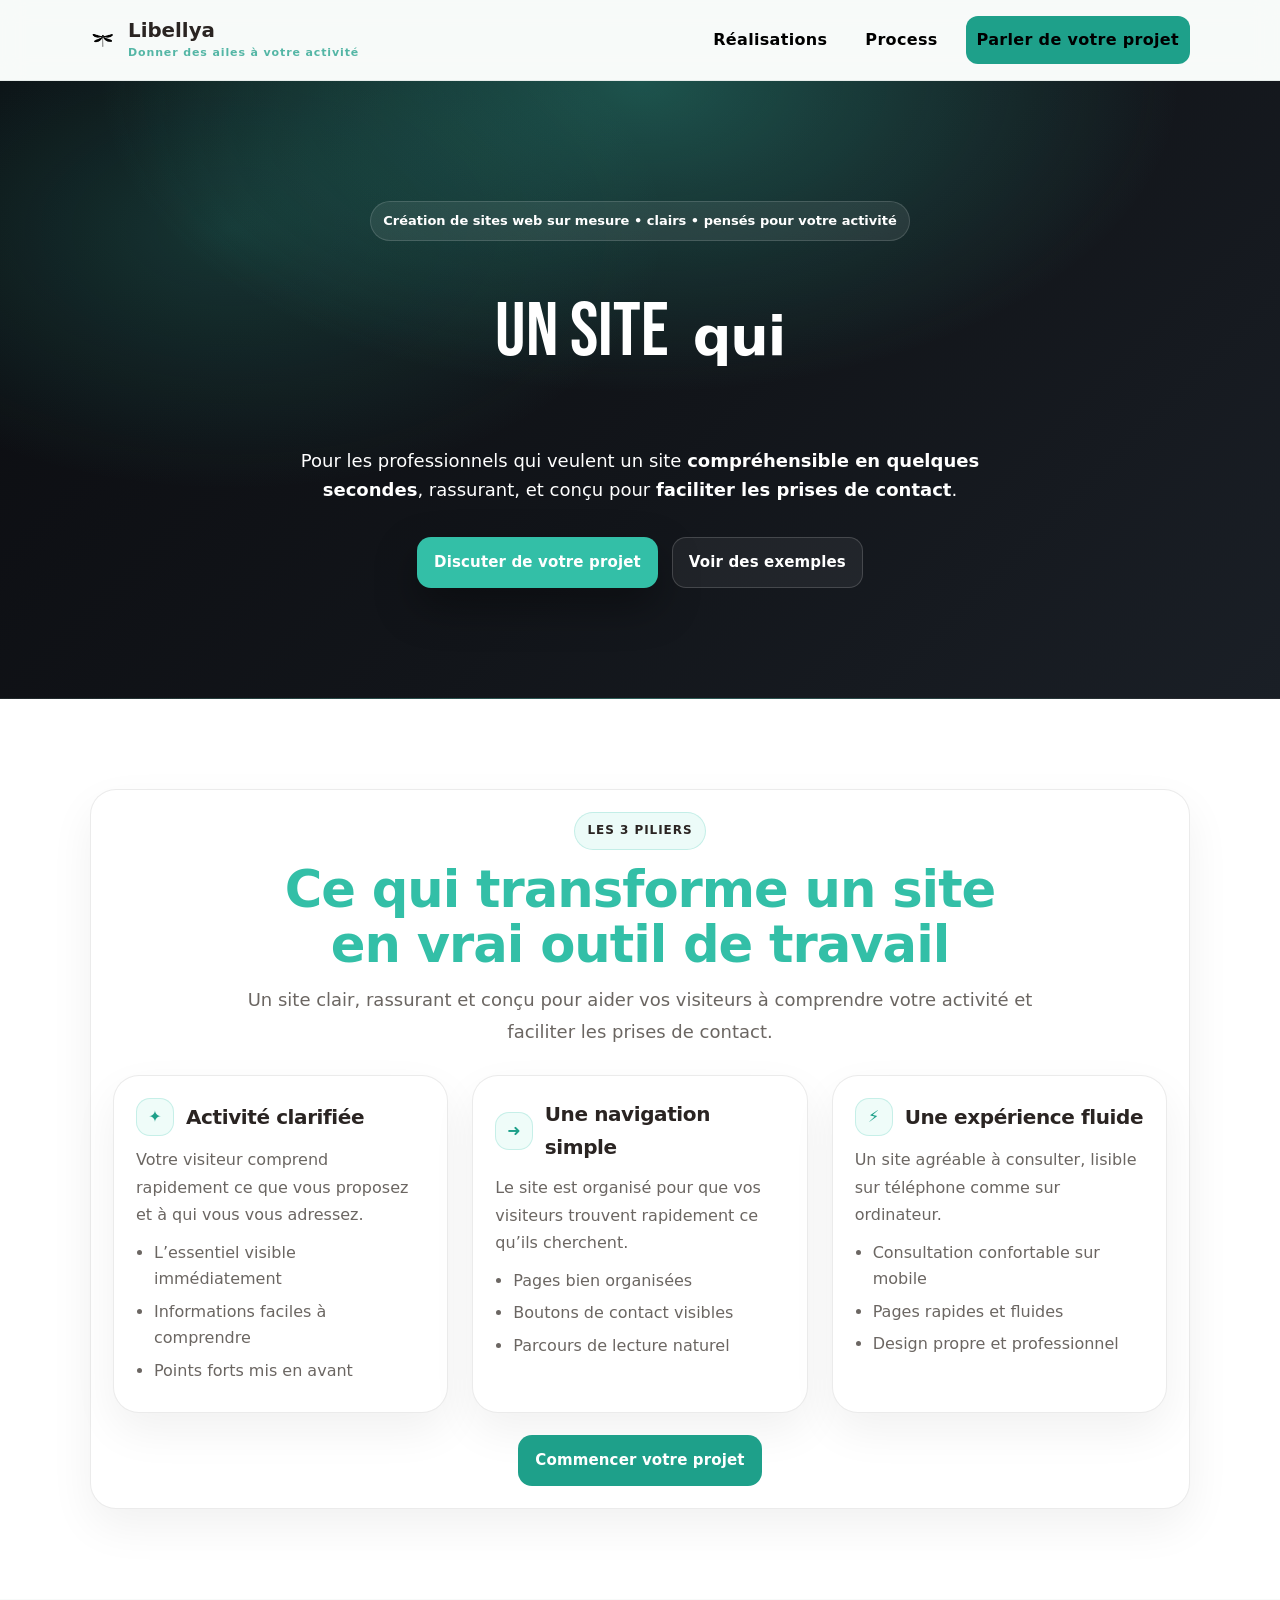
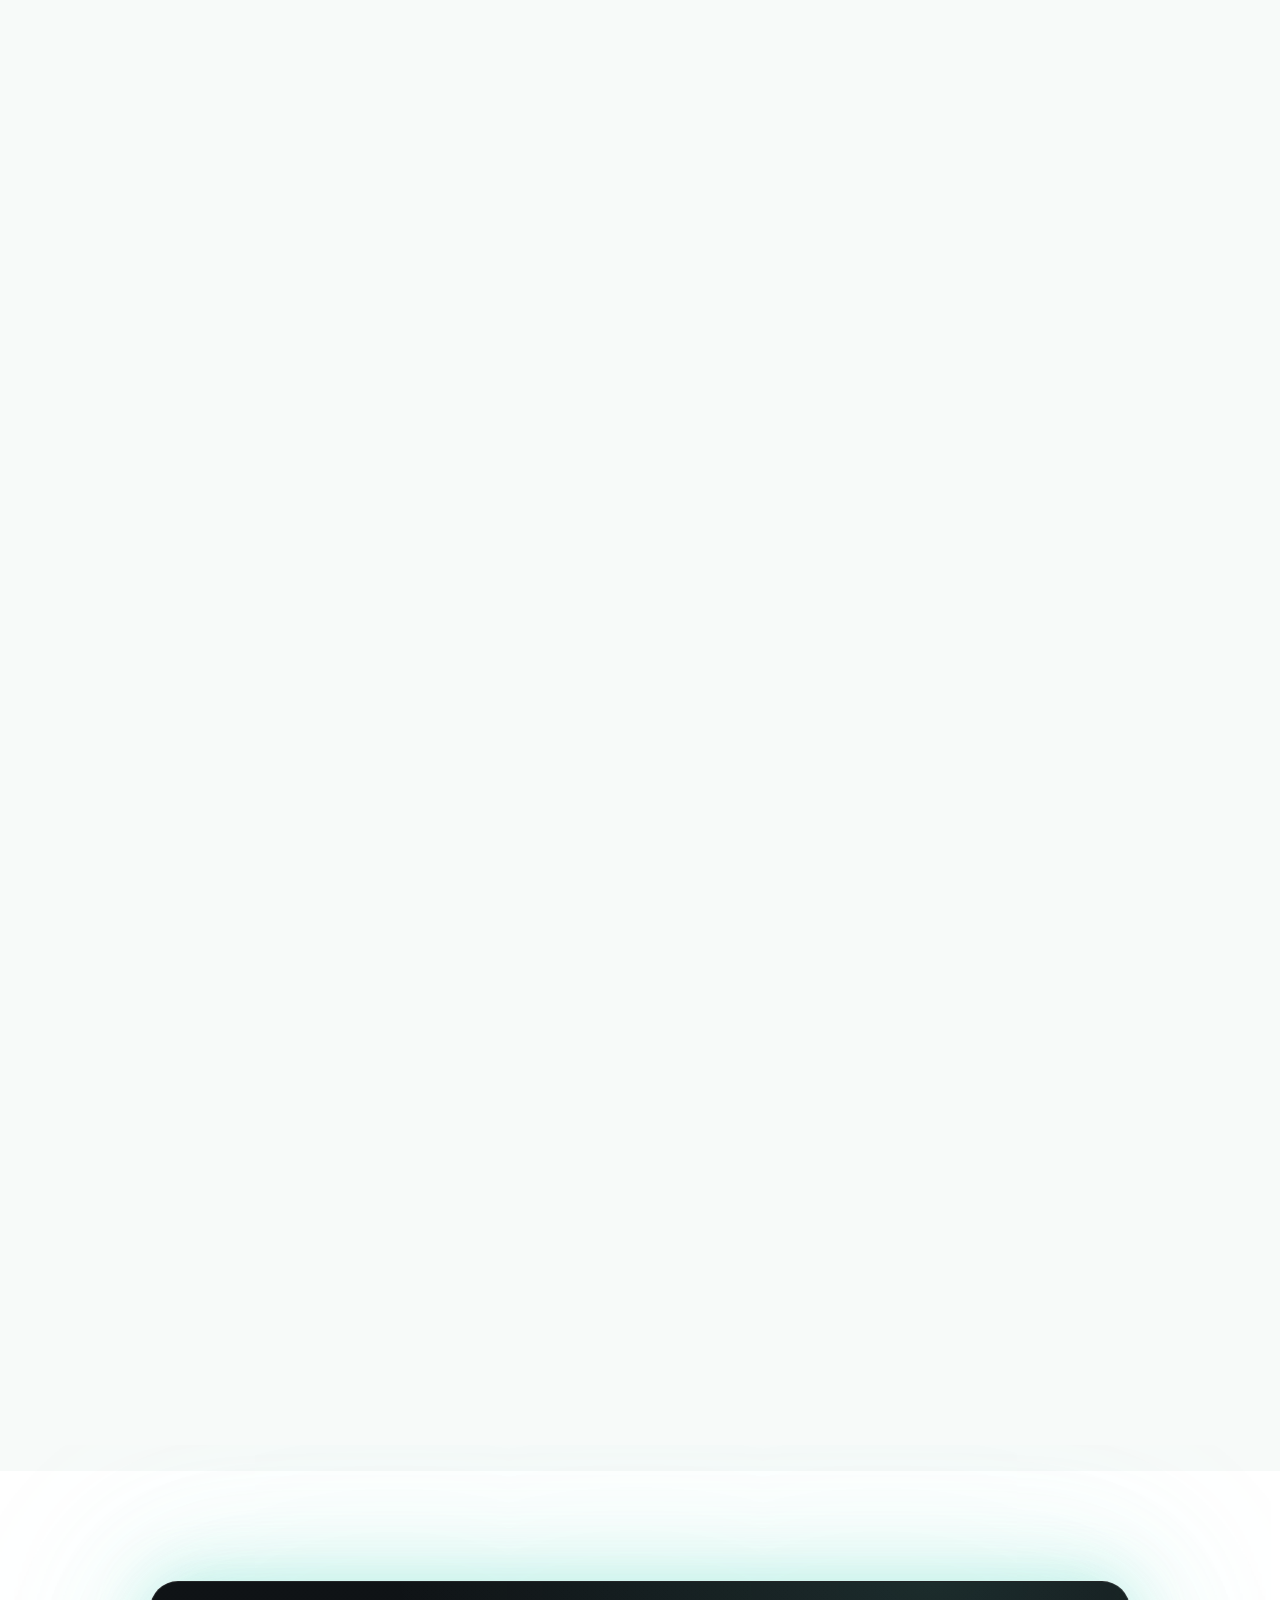
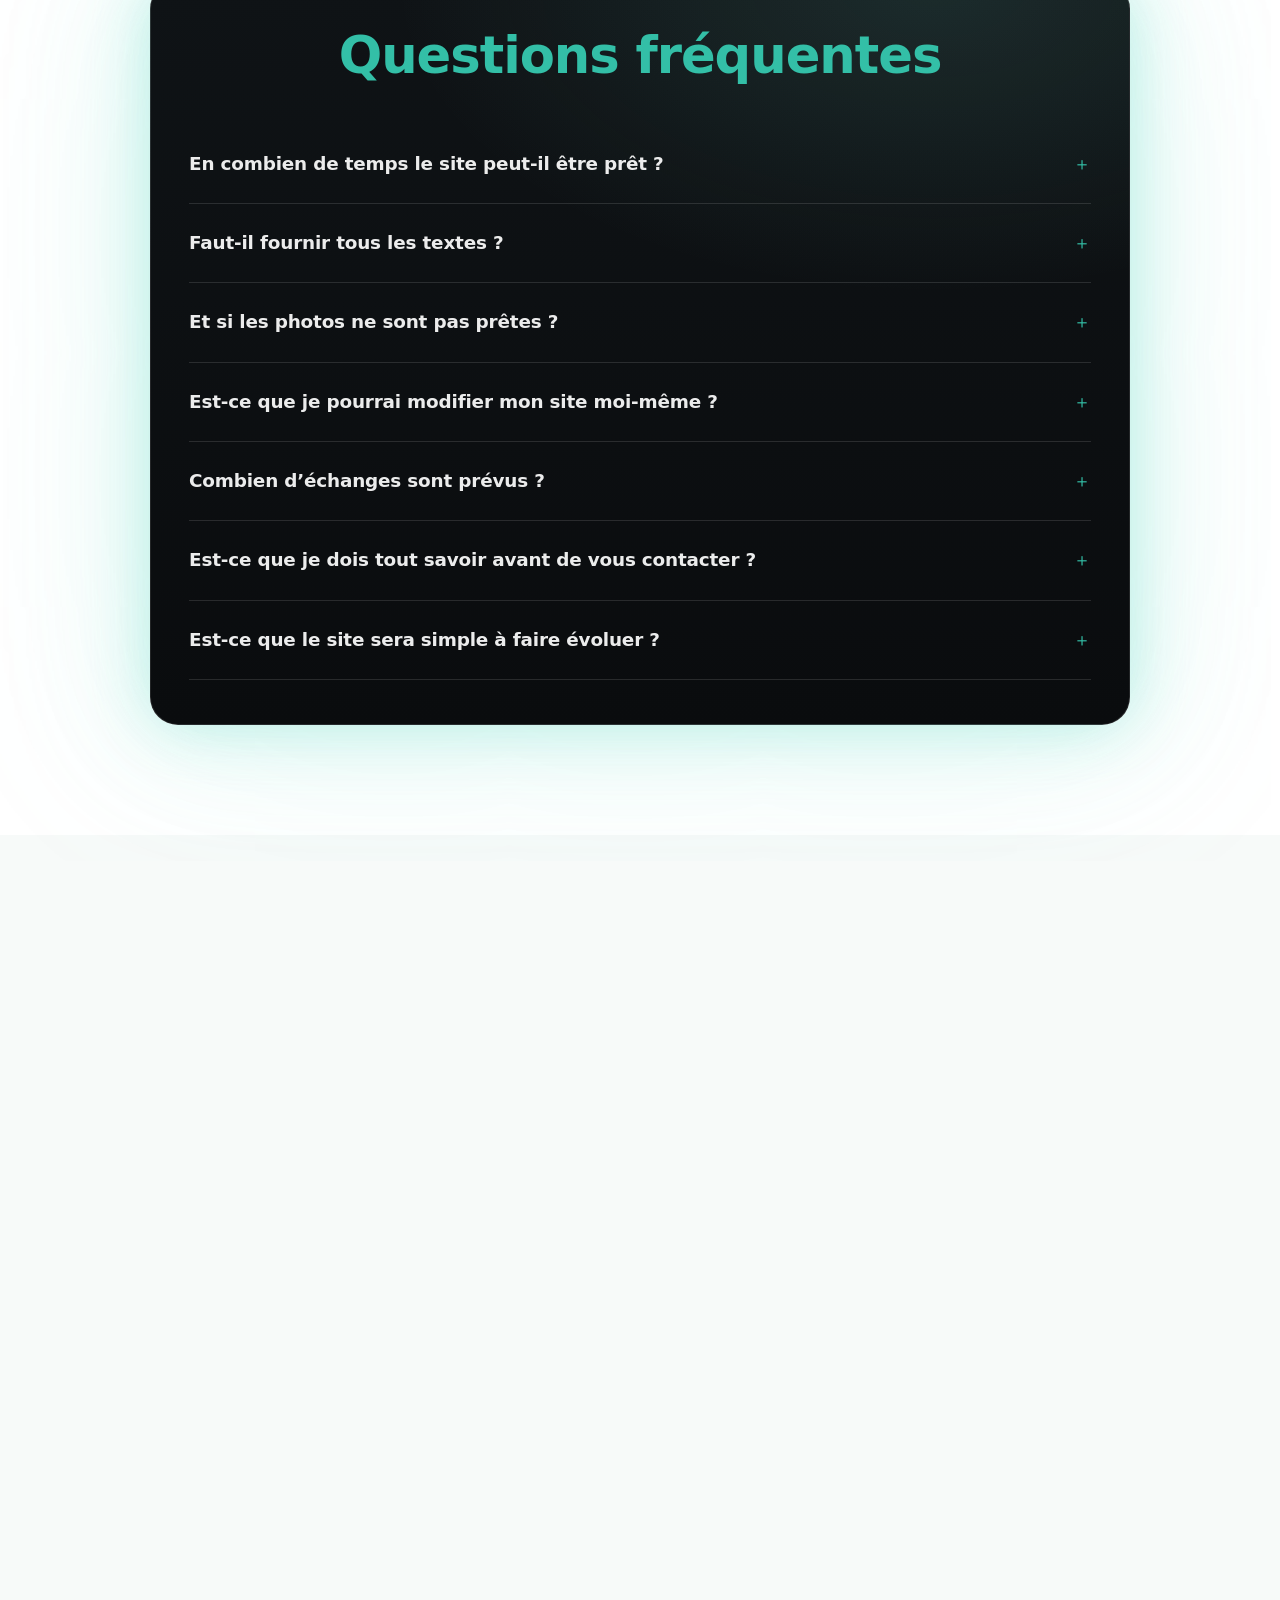
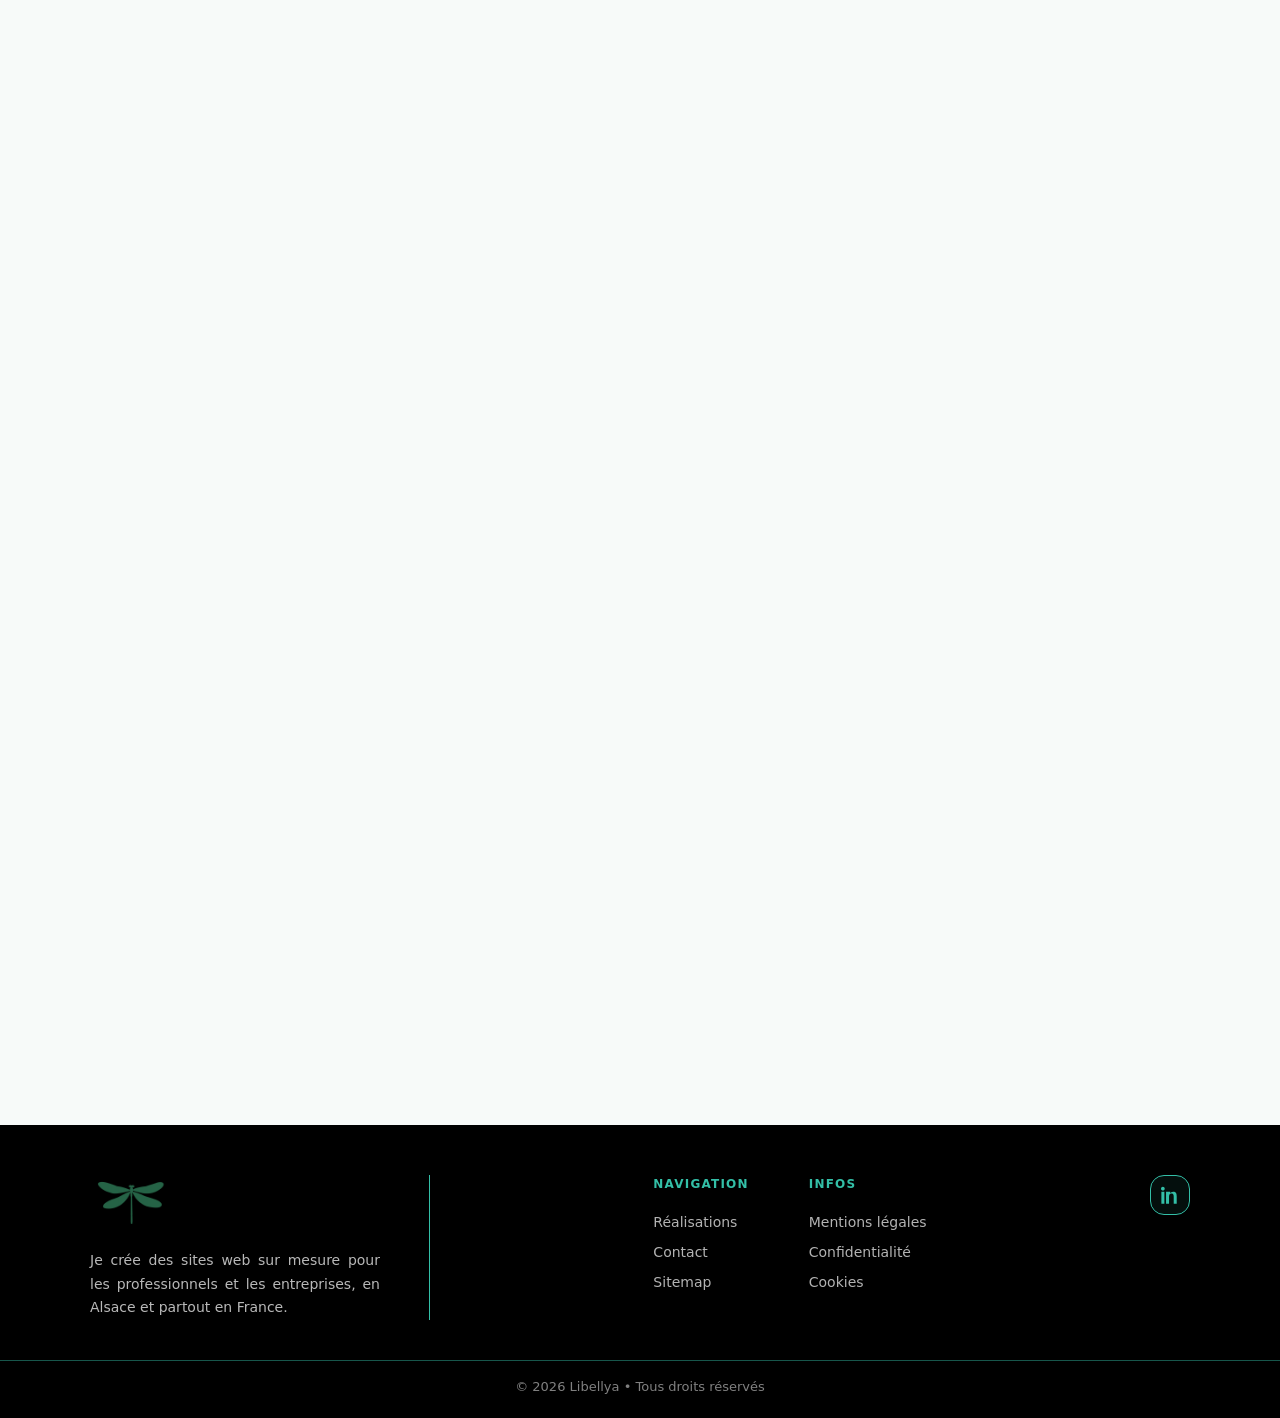
<file: index.html>
<!doctype html>
<html lang="fr">
  <head>
    <meta charset="UTF-8" />
    <meta name="viewport" content="width=device-width, initial-scale=1.0" />

    <title>
      Création de sites web sur mesure | Sites clairs et efficaces pour votre
      activité
    </title>

    <meta
      name="description"
      content="Création de sites web sur mesure pour les professionnels. Des sites clairs, rapides et faciles à comprendre qui présentent votre activité et facilitent les prises de contact."
    />

    <meta name="robots" content="index, follow" />
    <link rel="canonical" href="https://libellya.fr/" />

    <!-- identité -->
    <meta name="author" content="Libellya" />
    <meta name="theme-color" content="#255f48" />

    <!-- Open Graph -->
    <meta property="og:locale" content="fr_FR" />
    <meta property="og:type" content="website" />
    <meta property="og:site_name" content="Libellya" />
    <meta
      property="og:title"
      content="Création de sites web sur mesure | Sites clairs et efficaces pour votre activité"
    />
    <meta
      property="og:description"
      content="Création de sites web sur mesure pour les professionnels. Des sites clairs, rapides et faciles à comprendre qui présentent votre activité et facilitent les prises de contact."
    />
    <meta property="og:url" content="https://libellya.fr/" />
    <meta
      property="og:image"
      content="https://libellya.fr/assets/img/og-image-libellya.jpg"
    />
    <meta
      property="og:image:alt"
      content="Libellya, création de sites web sur mesure pour professionnels"
    />

    <!-- Twitter / X -->
    <meta name="twitter:card" content="summary_large_image" />
    <meta
      name="twitter:title"
      content="Création de sites web sur mesure | Sites clairs et efficaces pour votre activité"
    />
    <meta
      name="twitter:description"
      content="Création de sites web sur mesure pour les professionnels. Des sites clairs, rapides et faciles à comprendre qui présentent votre activité et facilitent les prises de contact."
    />
    <meta
      name="twitter:image"
      content="https://libellya.fr/assets/img/og-image-libellya.jpg"
    />

    <!-- favicon -->
    <link rel="icon" type="image/png" href="/favicon-96x96.png" sizes="96x96" />
    <link rel="icon" type="image/svg+xml" href="/favicon.svg" />
    <link rel="shortcut icon" href="/favicon.ico" />
    <link rel="apple-touch-icon" sizes="180x180" href="/apple-touch-icon.png" />
    <meta name="apple-mobile-web-app-title" content="Libellya" />
    <link rel="manifest" href="/site.webmanifest" />

    <!-- styles -->
    <link rel="stylesheet" href="/styles/styles.css" />

    <!-- START - Brevo -->
    <style>
      @font-face {
        font-display: block;
        font-family: Roboto;
        src:
          url(https://assets.brevo.com/font/Roboto/Latin/normal/normal/7529907e9eaf8ebb5220c5f9850e3811.woff2)
            format('woff2'),
          url(https://assets.brevo.com/font/Roboto/Latin/normal/normal/25c678feafdc175a70922a116c9be3e7.woff)
            format('woff');
      }

      @font-face {
        font-display: fallback;
        font-family: Roboto;
        font-weight: 600;
        src:
          url(https://assets.brevo.com/font/Roboto/Latin/medium/normal/6e9caeeafb1f3491be3e32744bc30440.woff2)
            format('woff2'),
          url(https://assets.brevo.com/font/Roboto/Latin/medium/normal/71501f0d8d5aa95960f6475d5487d4c2.woff)
            format('woff');
      }

      @font-face {
        font-display: fallback;
        font-family: Roboto;
        font-weight: 700;
        src:
          url(https://assets.brevo.com/font/Roboto/Latin/bold/normal/3ef7cf158f310cf752d5ad08cd0e7e60.woff2)
            format('woff2'),
          url(https://assets.brevo.com/font/Roboto/Latin/bold/normal/ece3a1d82f18b60bcce0211725c476aa.woff)
            format('woff');
      }

      #sib-container input:-ms-input-placeholder {
        text-align: left;
        font-family: Helvetica, sans-serif;
        color: #5f6f6b;
      }

      #sib-container input::placeholder {
        text-align: left;
        font-family: Helvetica, sans-serif;
        color: #5f6f6b;
      }

      #sib-container textarea::placeholder {
        text-align: left;
        font-family: Helvetica, sans-serif;
        color: #5f6f6b;
      }

      #sib-container a {
        text-decoration: underline;
        color: #9cd1ca;
      }

      @media (max-width: 768px) {
        #sib-container label[for='SUJET'] {
          font-size: 15px !important;
          line-height: 1.35;
        }
      }
    </style>

    <link
      rel="stylesheet"
      href="https://sibforms.com/forms/end-form/build/sib-styles.css"
    />
    <!-- END - Brevo -->

    <script type="application/ld+json">
      {
        "@context": "https://schema.org",
        "@type": "ProfessionalService",
        "name": "Libellya",
        "url": "https://libellya.fr/",
        "logo": "https://libellya.fr/assets/logo/logo-libellya.png",
        "image": "https://libellya.fr/assets/img/og-image-libellya.jpg",
        "description": "Création de sites web sur mesure pour les professionnels. Des sites clairs, rapides et faciles à comprendre qui présentent votre activité et facilitent les prises de contact.",
        "areaServed": [
          {
            "@type": "Country",
            "name": "France"
          },
          {
            "@type": "AdministrativeArea",
            "name": "Alsace"
          },
          {
            "@type": "AdministrativeArea",
            "name": "Bas-Rhin"
          },
          {
            "@type": "AdministrativeArea",
            "name": "Haut-Rhin"
          }
        ],
        "serviceType": [
          "Création de site web sur mesure",
          "Site vitrine",
          "Refonte de site web",
          "Optimisation SEO de base",
          "SEO local",
          "Création de site internet pour professionnels"
        ],
        "knowsAbout": [
          "création de sites web",
          "site vitrine",
          "seo local",
          "optimisation mobile",
          "web design",
          "visibilité locale",
          "structure de site claire",
          "expérience utilisateur"
        ]
      }
    </script>
  </head>

  <body>
    <!--include "components/header.html"-->
    <a class="skip-link" href="#main">Aller au contenu</a>
    <div class="site-header" data-include="components/header.html"></div>

    <!-- MAIN -->
    <main id="main">
      <!-- Hero -->
      <section class="hero">
        <div class="container hero__inner">
          <div class="hero__content">
            <p class="kicker">
              Création de sites web sur mesure • clairs • pensés pour votre
              activité
            </p>

            <h1 class="hero__title">
              <span class="hero__intro">Un site</span>
              qui
              <span class="hero-words">
                <span class="word word-1 accent">présente votre activité</span>
                <span class="word word-2 accent">déclenche des contacts</span>
              </span>
            </h1>

            <p class="lead">
              Pour les professionnels qui veulent un site
              <strong>compréhensible en quelques secondes</strong>, rassurant,
              et conçu pour <strong>faciliter les prises de contact</strong>.
            </p>

            <div class="hero__cta">
              <a class="btn btn--primary" href="#contact"
                >Discuter de votre projet</a
              >
              <a class="btn btn--ghost" href="#realisations"
                >Voir des exemples</a
              >
            </div>
          </div>
        </div>
      </section>

      <!-- Ce que je fais -->
      <section id="ce-que-je-fais" class="section section--white reveal">
        <div class="container approach">
          <header class="approach__head">
            <p class="approach__kicker">Les 3 piliers</p>
            <h2>Ce qui transforme un site en vrai outil de travail</h2>
            <p class="approach__lead">
              Un site clair, rassurant et conçu pour aider vos visiteurs à
              comprendre votre activité et faciliter les prises de contact.
            </p>
          </header>

          <div class="approach__grid" aria-label="Les 3 piliers">
            <article class="approach">
              <div class="approach__top">
                <span class="approach__icon" aria-hidden="true">✦</span>
                <h3>Activité clarifiée</h3>
              </div>
              <p class="approach__desc">
                Votre visiteur comprend rapidement ce que vous proposez et à qui
                vous vous adressez.
              </p>
              <ul role="list" class="approach__list">
                <li>L’essentiel visible immédiatement</li>
                <li>Informations faciles à comprendre</li>
                <li>Points forts mis en avant</li>
              </ul>
            </article>

            <article class="approach">
              <div class="approach__top">
                <span class="approach__icon" aria-hidden="true">➜</span>
                <h3>Une navigation simple</h3>
              </div>
              <p class="approach__desc">
                Le site est organisé pour que vos visiteurs trouvent rapidement
                ce qu’ils cherchent.
              </p>
              <ul role="list" class="approach__list">
                <li>Pages bien organisées</li>
                <li>Boutons de contact visibles</li>
                <li>Parcours de lecture naturel</li>
              </ul>
            </article>

            <article class="approach">
              <div class="approach__top">
                <span class="approach__icon" aria-hidden="true">⚡</span>
                <h3>Une expérience fluide</h3>
              </div>
              <p class="approach__desc">
                Un site agréable à consulter, lisible sur téléphone comme sur
                ordinateur.
              </p>
              <ul role="list" class="approach__list">
                <li>Consultation confortable sur mobile</li>
                <li>Pages rapides et fluides</li>
                <li>Design propre et professionnel</li>
              </ul>
            </article>
          </div>

          <div class="approach__cta">
            <a class="btn btn--primary" href="#contact"
              >Commencer votre projet</a
            >
          </div>
        </div>
      </section>

      <!-- Process -->
      <section id="process" class="section section--dark reveal">
        <div class="container">
          <header class="section__head">
            <h2>Le déroulé, en 4 étapes</h2>
            <p>
              Un déroulé simple pour créer un site web sur mesure, clair et
              efficace : on échange sur votre activité, on structure les
              informations importantes, puis on construit un site pensé pour
              inspirer confiance et faciliter les contacts.
            </p>
          </header>

          <ol class="steps" aria-label="Process en 4 étapes">
            <li class="steps__item">
              <span class="steps__num">1</span>
              <div>
                <h3>Premier échange</h3>
                <p>
                  Vous m’expliquez votre activité et votre objectif. Je vous
                  pose quelques questions.
                  <strong
                    ><br />Réponse sous 24h à 48h ouvrables • Sans
                    engagement</strong
                  >.
                </p>
              </div>
            </li>

            <li class="steps__item">
              <span class="steps__num">2</span>
              <div>
                <h3>Organisation du site</h3>
                <p>
                  Nous organisons les informations importantes pour que votre
                  activité soit facile à comprendre et que les visiteurs sachent
                  rapidement comment vous contacter.
                </p>
              </div>
            </li>

            <li class="steps__item">
              <span class="steps__num">3</span>
              <div>
                <h3>Création du site</h3>
                <p>
                  Je conçois un site cohérent avec votre activité, agréable à
                  consulter et lisible sur tous les écrans.
                </p>
              </div>
            </li>

            <li class="steps__item">
              <span class="steps__num">4</span>
              <div>
                <h3>Mise en ligne</h3>
                <p>
                  Ajustements finaux, mise en ligne, et un site prêt à
                  travailler pour vous.
                </p>
              </div>
            </li>
          </ol>
        </div>
      </section>

      <!-- Realisations -->
      <section id="realisations" class="section section--realisations reveal">
        <div class="container">
          <header class="projects-head">
            <h2>Sites réalisés</h2>
            <p>
              Quelques projets pour découvrir mon approche, ma façon de
              travailler, et la manière dont chaque site est pensé selon
              l’activité, les objectifs et les besoins de visibilité locale.
            </p>

            <a href="realisations.html" class="btn btn--primary"
              >Voir tous les projets</a
            >
          </header>

          <div class="projects-list" aria-label="Projets sélectionnés">
            <!-- Projet 1 -->
            <article class="project-row">
              <a
                href="realisations/louise-nomad-bar-site-web.html"
                class="project-row__image"
                style="
                  --bg: url(/assets/realisations/assets-louise-nomad-bar/louise-nomad-bar-site-accueil.webp);
                "
                aria-label="Découvrir le projet Louise Nomad Bar"
              ></a>

              <div class="project-row__content">
                <h3>Louise Nomad Bar</h3>
                <p>
                  Un site vitrine conçu pour présenter clairement l’activité,
                  valoriser l’univers du bar et faciliter les demandes de
                  réservation.
                </p>

                <p class="project-focus">
                  <strong>Focus :</strong> présentation de l’activité, image de
                  marque, prise de contact et visibilité en ligne.
                </p>

                <a
                  href="realisations/louise-nomad-bar-site-web.html"
                  class="project-row__pill"
                >
                  Découvrir ce projet
                </a>
              </div>
            </article>

            <!-- Projet 2 -->
            <article class="project-row">
              <a
                href="realisations/gite-porte-d-site-web.html"
                class="project-row__image"
                style="
                  --bg: url(/assets/realisations/assets-gite-porte-d/gite-porte-d-site.webp);
                "
                aria-label="Découvrir le projet Gîte Porte D"
              ></a>

              <div class="project-row__content">
                <h3>Gîte Porte D</h3>
                <p>
                  Un site repensé pour mieux présenter le gîte, rassurer les
                  visiteurs et faciliter les réservations.
                </p>

                <p class="project-focus">
                  <strong>Focus :</strong> expérience visiteur, visibilité
                  locale, réservation facilitée.
                </p>

                <a
                  href="realisations/gite-porte-d-site-web.html"
                  class="project-row__pill"
                >
                  Découvrir ce projet
                </a>
              </div>
            </article>
          </div>
        </div>
      </section>

      <section class="section section--seo-dark reveal">
        <div class="container seo-dark-grid">
          <header class="section__head">
            <h2>Un site pensé pour mettre votre activité en valeur</h2>

            <p>
              Votre site web est souvent la première impression que l’on se fait
              de votre activité. Il doit inspirer confiance, mettre en valeur ce
              que vous faites et donner envie de vous contacter.
            </p>

            <p>
              Chaque projet est conçu sur mesure, pour créer un site clair,
              soigné, agréable à parcourir et vraiment utile pour votre
              activité.
            </p>
          </header>

          <div class="seo-dark-cards">
            <article class="seo-card">
              <strong>Clarté</strong>
              <p>un site facile à comprendre</p>
            </article>

            <article class="seo-card">
              <strong>Confiance</strong>
              <p>Une image plus rassurante</p>
            </article>

            <article class="seo-card">
              <strong>Visibilité</strong>
              <p>une base solide pour Google</p>
            </article>

            <article class="seo-card">
              <strong>Contact</strong>
              <p>Des prises de contact facilitées</p>
            </article>
          </div>
        </div>
      </section>

      <!-- Temoignage -->
      <section id="temoignage" class="section section--quote reveal">
        <div class="container quote">
          <div class="quote__stars" aria-label="Note 5 sur 5">★★★★★</div>

          <p class="quote__meta">
            <strong>Fabien R.</strong>,
            <span class="muted">Louise Nomad Bar</span>
          </p>
          <blockquote class="quote__text">
            Depuis la mise en ligne du site,
            <strong>j’ai gagné en visibilité</strong> et
            <strong>les demandes de devis ont vraiment augmenté</strong>. Il
            permet à de futurs mariés de découvrir mon univers autrement que via
            Mariages.net.
            <strong>C’est devenu un vrai support pour mon activité.</strong>
          </blockquote>

          <!--
          <div class="quote__cta">
            <a class="btn btn--ghost btn--pill" href="#contact">Voir le commentaire</a>
          </div>
          -->
        </div>
      </section>

      <section id="faq" class="section section--faq">
        <div class="container">
          <div class="faq-card">
            <header class="faq-head">
              <h2>Questions fréquentes</h2>
            </header>

            <div class="faq-list">
              <details class="faq-item">
                <summary>
                  En combien de temps le site peut-il être prêt ?
                </summary>
                <div class="faq-content">
                  <p>
                    En général, un site vitrine peut être prêt en quelques jours
                    à quelques semaines selon le contenu. L’objectif : livrer
                    une base solide rapidement, puis l’améliorer si besoin.
                  </p>
                </div>
              </details>

              <details class="faq-item">
                <summary>Faut-il fournir tous les textes ?</summary>
                <div class="faq-content">
                  <p>
                    Une base de contenu est nécessaire pour démarrer. Je vous
                    accompagne surtout pour organiser et présenter ces
                    informations dans le site afin qu’elles soient claires et
                    faciles à comprendre. Si besoin, la rédaction complète peut
                    faire l’objet d’une prestation séparée.
                  </p>
                </div>
              </details>

              <details class="faq-item">
                <summary>Et si les photos ne sont pas prêtes ?</summary>
                <div class="faq-content">
                  <p>
                    On peut démarrer avec des visuels temporaires (ou une
                    sélection minimale), puis remplacer plus tard. Le site est
                    conçu pour évoluer.
                  </p>
                </div>
              </details>

              <details class="faq-item">
                <summary>
                  Est-ce que je pourrai modifier mon site moi-même ?
                </summary>
                <div class="faq-content">
                  <p>
                    Le site est développé sur mesure afin de garantir une
                    navigation fluide et une grande stabilité. Les évolutions et
                    ajustements sont réalisés directement afin de conserver une
                    cohérence et une qualité constante dans le temps.
                  </p>
                </div>
              </details>

              <details class="faq-item">
                <summary>Combien d’échanges sont prévus ?</summary>
                <div class="faq-content">
                  <p>
                    On valide étape par étape (organisation, design,
                    ajustements, mise en ligne). Le but : avancer vite, sans y
                    passer des semaines.
                  </p>
                </div>
              </details>

              <details class="faq-item">
                <summary>
                  Est-ce que je dois tout savoir avant de vous contacter ?
                </summary>
                <div class="faq-content">
                  <p>
                    Pas du tout. Il n’est pas nécessaire d’avoir un projet
                    parfaitement défini : une idée, même encore floue, suffit
                    pour démarrer. Je vous aide à clarifier vos besoins, à
                    structurer les priorités et à transformer cela en un plan
                    clair.
                  </p>
                </div>
              </details>

              <details class="faq-item">
                <summary>
                  Est-ce que le site sera simple à faire évoluer ?
                </summary>
                <div class="faq-content">
                  <p>
                    Oui. Je construis une base propre, lisible et optimisée,
                    pour pouvoir ajouter des sections, pages ou contenus sans
                    tout casser.
                  </p>
                </div>
              </details>
            </div>
          </div>
        </div>
      </section>

      <!-- Contact -->
      <section id="contact" class="section section--alt reveal">
        <div class="container">
          <header class="section__head">
            <h2>Parlons de votre projet</h2>
            <p>
              Que votre projet soit déjà défini ou encore en réflexion, vous
              pouvez m’écrire pour parler de votre futur site, d’une refonte ou
              d’un besoin en visibilité.
            </p>
          </header>

          <div class="contact">
            <div class="form form--embed" aria-label="Formulaire de contact">
              <div class="embed-placeholder">
                <!-- Begin Brevo Form -->

                <!-- START - We recommend to place the below code where you want the form in your website html  -->
                <div
                  class="sib-form"
                  style="text-align: center; background-color: transparent"
                >
                  <div id="sib-form-container" class="sib-form-container">
                    <div
                      id="error-message"
                      class="sib-form-message-panel"
                      style="
                        font-size: 16px;
                        text-align: left;
                        font-family: Helvetica, sans-serif;
                        color: #661d1d;
                        background-color: #ffeded;
                        border-radius: 3px;
                        border-color: #ff4949;
                        max-width: 540px;
                      "
                    >
                      <div
                        class="sib-form-message-panel__text sib-form-message-panel__text--center"
                      >
                        <svg
                          viewBox="0 0 512 512"
                          class="sib-icon sib-notification__icon"
                        >
                          <path
                            d="M256 40c118.621 0 216 96.075 216 216 0 119.291-96.61 216-216 216-119.244 0-216-96.562-216-216 0-119.203 96.602-216 216-216m0-32C119.043 8 8 119.083 8 256c0 136.997 111.043 248 248 248s248-111.003 248-248C504 119.083 392.957 8 256 8zm-11.49 120h22.979c6.823 0 12.274 5.682 11.99 12.5l-7 168c-.268 6.428-5.556 11.5-11.99 11.5h-8.979c-6.433 0-11.722-5.073-11.99-11.5l-7-168c-.283-6.818 5.167-12.5 11.99-12.5zM256 340c-15.464 0-28 12.536-28 28s12.536 28 28 28 28-12.536 28-28-12.536-28-28-28z"
                          />
                        </svg>
                        <span class="sib-form-message-panel__inner-text">
                          Une erreur est survenue. Merci de réessayer dans un
                          instant.
                        </span>
                      </div>
                    </div>
                    <div></div>
                    <div
                      id="success-message"
                      class="sib-form-message-panel"
                      style="
                        font-size: 16px;
                        text-align: left;
                        font-family: Helvetica, sans-serif;
                        color: #085229;
                        background-color: #e7faf0;
                        border-radius: 3px;
                        border-color: #13ce66;
                        max-width: 540px;
                      "
                    >
                      <div
                        class="sib-form-message-panel__text sib-form-message-panel__text--center"
                      >
                        <svg
                          viewBox="0 0 512 512"
                          class="sib-icon sib-notification__icon"
                        >
                          <path
                            d="M256 8C119.033 8 8 119.033 8 256s111.033 248 248 248 248-111.033 248-248S392.967 8 256 8zm0 464c-118.664 0-216-96.055-216-216 0-118.663 96.055-216 216-216 118.664 0 216 96.055 216 216 0 118.663-96.055 216-216 216zm141.63-274.961L217.15 376.071c-4.705 4.667-12.303 4.637-16.97-.068l-85.878-86.572c-4.667-4.705-4.637-12.303.068-16.97l8.52-8.451c4.705-4.667 12.303-4.637 16.97.068l68.976 69.533 163.441-162.13c4.705-4.667 12.303-4.637 16.97.068l8.451 8.52c4.668 4.705 4.637 12.303-.068 16.97z"
                          />
                        </svg>
                        <span class="sib-form-message-panel__inner-text">
                          Votre message a bien été envoyé.
                        </span>
                      </div>
                    </div>
                    <div></div>
                    <div
                      id="sib-container"
                      class="sib-container--large sib-container--vertical"
                      style="
                        text-align: center;
                        background-color: rgba(216, 239, 236, 1);
                        max-width: 540px;
                        border-radius: 25px;
                        border-width: 2px;
                        border-color: #77c4b6;
                        border-style: solid;
                        direction: ltr;
                      "
                    >
                      <form
                        id="sib-form"
                        method="POST"
                        action="https://2252d02f.sibforms.com/serve/[base64]"
                        data-type="subscription"
                      >
                        <div style="padding: 8px 0">
                          <div class="sib-input sib-form-block">
                            <div class="form__entry entry_block">
                              <div class="form__label-row">
                                <div class="entry__field">
                                  <input
                                    class="input"
                                    maxlength="200"
                                    type="text"
                                    id="NOM"
                                    name="NOM"
                                    autocomplete="off"
                                    placeholder="Nom"
                                  />
                                </div>
                              </div>

                              <label
                                class="entry__error entry__error--primary"
                                style="
                                  font-size: 16px;
                                  text-align: left;
                                  font-family: Helvetica, sans-serif;
                                  color: #661d1d;
                                  background-color: #ffeded;
                                  border-radius: 3px;
                                  border-color: #ff4949;
                                "
                              >
                              </label>
                            </div>
                          </div>
                        </div>
                        <div style="padding: 8px 0">
                          <div class="sib-input sib-form-block">
                            <div class="form__entry entry_block">
                              <div class="form__label-row">
                                <div class="entry__field">
                                  <input
                                    class="input"
                                    maxlength="200"
                                    type="text"
                                    id="PRENOM"
                                    name="PRENOM"
                                    autocomplete="off"
                                    placeholder="Prénom*"
                                    data-required="true"
                                    required
                                  />
                                </div>
                              </div>

                              <label
                                class="entry__error entry__error--primary"
                                style="
                                  font-size: 16px;
                                  text-align: left;
                                  font-family: Helvetica, sans-serif;
                                  color: #661d1d;
                                  background-color: #ffeded;
                                  border-radius: 3px;
                                  border-color: #ff4949;
                                "
                              >
                              </label>
                            </div>
                          </div>
                        </div>
                        <div style="padding: 8px 0">
                          <div class="sib-input sib-form-block">
                            <div class="form__entry entry_block">
                              <div class="form__label-row">
                                <div class="entry__field">
                                  <input
                                    class="input"
                                    type="text"
                                    id="EMAIL"
                                    name="EMAIL"
                                    autocomplete="off"
                                    placeholder="Email*"
                                    data-required="true"
                                    required
                                  />
                                </div>
                              </div>

                              <label
                                class="entry__error entry__error--primary"
                                style="
                                  font-size: 16px;
                                  text-align: left;
                                  font-family: Helvetica, sans-serif;
                                  color: #661d1d;
                                  background-color: #ffeded;
                                  border-radius: 3px;
                                  border-color: #ff4949;
                                "
                              >
                              </label>
                            </div>
                          </div>
                        </div>
                        <div style="padding: 8px 0">
                          <div class="sib-input sib-form-block">
                            <div class="form__entry entry_block">
                              <div class="form__label-row">
                                <div class="entry__field">
                                  <input
                                    maxlength="200"
                                    type="text"
                                    data-numeric="true"
                                    class="input"
                                    id="TELEPHONE"
                                    name="TELEPHONE"
                                    autocomplete="off"
                                    placeholder="Téléphone"
                                  />
                                </div>
                              </div>
                              <label
                                class="entry__error entry__error--primary"
                                style="
                                  font-size: 16px;
                                  text-align: left;
                                  font-family: Helvetica, sans-serif;
                                  color: #661d1d;
                                  background-color: #ffeded;
                                  border-radius: 3px;
                                  border-color: #ff4949;
                                "
                              >
                              </label>
                            </div>
                          </div>
                        </div>
                        <div style="padding: 8px 0">
                          <div
                            class="sib-select sib-form-block"
                            data-required="true"
                          >
                            <div class="form__entry entry_block">
                              <div class="form__label-row">
                                <label
                                  class="entry__label"
                                  style="
                                    font-weight: 500;
                                    text-align: left;
                                    font-size: 16px;
                                    text-align: left;
                                    font-family: Futura, sans-serif;
                                    color: #33bfa7;
                                  "
                                  for="SUJET"
                                  data-required="*"
                                  >Par quoi souhaitez-vous commencer ?</label
                                >
                                <div class="entry__field">
                                  <select
                                    class="input"
                                    id="SUJET"
                                    name="SUJET"
                                    data-required="true"
                                  >
                                    <option value="" disabled selected hidden>
                                      Choisissez votre besoin
                                    </option>

                                    <option class="sib-menu__item" value="1">
                                      Créer un site
                                    </option>
                                    <option class="sib-menu__item" value="6">
                                      Moderniser mon site
                                    </option>
                                    <option class="sib-menu__item" value="7">
                                      Améliorer ma visibilité
                                    </option>
                                    <option class="sib-menu__item" value="8">
                                      En discuter, je ne sais pas encore
                                    </option>
                                  </select>
                                </div>
                              </div>
                              <label
                                class="entry__error entry__error--primary"
                                style="
                                  font-size: 16px;
                                  text-align: left;
                                  font-family: Helvetica, sans-serif;
                                  color: #661d1d;
                                  background-color: #ffeded;
                                  border-radius: 3px;
                                  border-color: #ff4949;
                                "
                              >
                              </label>
                            </div>
                          </div>
                        </div>
                        <div style="padding: 8px 0">
                          <div class="sib-input sib-form-block">
                            <div class="form__entry entry_block">
                              <div class="form__label-row">
                                <div class="entry__field">
                                  <textarea
                                    rows="2"
                                    class="input"
                                    maxlength="500"
                                    id="MESSAGE"
                                    name="MESSAGE"
                                    autocomplete="off"
                                    placeholder="Message"
                                  ></textarea>
                                </div>
                              </div>

                              <label
                                class="entry__error entry__error--primary"
                                style="
                                  font-size: 16px;
                                  text-align: left;
                                  font-family: Helvetica, sans-serif;
                                  color: #661d1d;
                                  background-color: #ffeded;
                                  border-radius: 3px;
                                  border-color: #ff4949;
                                "
                              >
                              </label>
                            </div>
                          </div>
                        </div>
                        <div style="padding: 8px 0">
                          <div
                            class="sib-form-block"
                            style="text-align: center"
                          >
                            <button
                              class="sib-form-block__button sib-form-block__button-with-loader"
                              style="
                                font-size: 16px;
                                text-align: center;
                                font-weight: 700;
                                font-family: 'Trebuchet MS', sans-serif;
                                color: #ffffff;
                                background-color: #33bfa7;
                                border-radius: 20px;
                                border-width: 0px;
                              "
                              form="sib-form"
                              type="submit"
                            >
                              <svg
                                class="icon clickable__icon progress-indicator__icon sib-hide-loader-icon"
                                viewBox="0 0 512 512"
                                style=""
                              >
                                <path
                                  d="M460.116 373.846l-20.823-12.022c-5.541-3.199-7.54-10.159-4.663-15.874 30.137-59.886 28.343-131.652-5.386-189.946-33.641-58.394-94.896-95.833-161.827-99.676C261.028 55.961 256 50.751 256 44.352V20.309c0-6.904 5.808-12.337 12.703-11.982 83.556 4.306 160.163 50.864 202.11 123.677 42.063 72.696 44.079 162.316 6.031 236.832-3.14 6.148-10.75 8.461-16.728 5.01z"
                                />
                              </svg>
                              Envoyer
                            </button>
                          </div>
                        </div>

                        <input
                          type="text"
                          name="email_address_check"
                          value=""
                          class="input--hidden"
                        />
                        <input type="hidden" name="locale" value="fr" />
                      </form>
                    </div>
                  </div>
                </div>
                <!-- END - We recommend to place the above code where you want the form in your website html  -->
                <!-- End Brevo Form -->
              </div>
            </div>

            <aside class="aside">
              <h3>Un échange rapide, si vous le souhaitez</h3>
              <p class="muted">
                Un appel court permet souvent de mieux cerner votre besoin, de
                clarifier les priorités de votre futur site et de voir la
                solution la plus adaptée à votre activité. <br />
                <strong>Sans engagement.</strong>
              </p>

              <div class="aside__points">
                <ul class="list" role="list">
                  <li>
                    <strong>Votre activité :</strong> ce que vous proposez et ce
                    qui vous distingue
                  </li>
                  <li>
                    <strong>Vos besoins :</strong> ce que votre futur site devra
                    montrer en priorité
                  </li>
                  <li>
                    <strong>La prise de contact :</strong> la solution la plus
                    simple à mettre en place selon votre activité
                  </li>
                </ul>
              </div>

              <div class="aside__cta">
                <a
                  class="rdv-pill"
                  href="https://meet.brevo.com/libellya"
                  target="_blank"
                  rel="noopener"
                  aria-label="Réserver un rendez-vous"
                >
                  <span class="rdv-pill__icon-wrap" aria-hidden="true">
                    <svg class="rdv-pill__icon" viewBox="0 0 64 64" fill="none">
                      <rect
                        x="14"
                        y="16"
                        width="36"
                        height="32"
                        rx="10"
                        stroke="currentColor"
                        stroke-width="3.8"
                      />
                      <path
                        d="M24 10v10M40 10v10M14 24h36"
                        stroke="currentColor"
                        stroke-width="3.8"
                        stroke-linecap="round"
                      />
                      <circle cx="24" cy="33" r="2.4" fill="currentColor" />
                      <circle cx="32" cy="33" r="2.4" fill="currentColor" />
                      <circle cx="40" cy="33" r="2.4" fill="currentColor" />
                      <circle cx="24" cy="41" r="2.4" fill="currentColor" />
                      <circle cx="32" cy="41" r="2.4" fill="currentColor" />
                      <circle cx="40" cy="41" r="2.4" fill="currentColor" />
                    </svg>
                  </span>

                  <span class="rdv-pill__text">Réserver un appel</span>
                </a>
              </div>

              <p class="form__note">
                15–20 min suffisent souvent.<br />
                Si aucun créneau ne convient, envoyez un message.
              </p>
            </aside>
          </div>
        </div>
      </section>
    </main>

    <!-- Insertion du footer -->
    <div data-include="components/footer.html"></div>

    <!--scripts-->
    <script src="js/includes.js" defer></script>
    <script src="js/main.js" defer></script>

    <!-- START - We recommend to place the below code in footer or bottom of your website html  -->
    <script>
      window.REQUIRED_CODE_ERROR_MESSAGE = 'Veuillez choisir un code pays'
      window.LOCALE = 'fr'
      window.EMAIL_INVALID_MESSAGE = window.SMS_INVALID_MESSAGE =
        'Certaines informations semblent incorrectes. Merci de vérifier les champs puis de réessayer.'

      window.REQUIRED_ERROR_MESSAGE = 'Merci de renseigner ce champ. '

      window.GENERIC_INVALID_MESSAGE =
        'Certaines informations semblent incorrectes. Merci de vérifier les champs puis de réessayer.'

      window.INVALID_NUMBER =
        'Certaines informations semblent incorrectes. Merci de vérifier les champs puis de réessayer.'

      window.translation = {
        common: {
          selectedList: '{quantity} liste sélectionnée',
          selectedLists: '{quantity} listes sélectionnées',
          selectedOption: '{quantity} sélectionné',
          selectedOptions: '{quantity} sélectionnés',
        },
      }

      var AUTOHIDE = Boolean(0)
    </script>

    <script
      defer
      src="https://sibforms.com/forms/end-form/build/main.js"
    ></script>

    <!-- END - We recommend to place the above code in footer or bottom of your website html  -->
  </body>
</html>
</file>
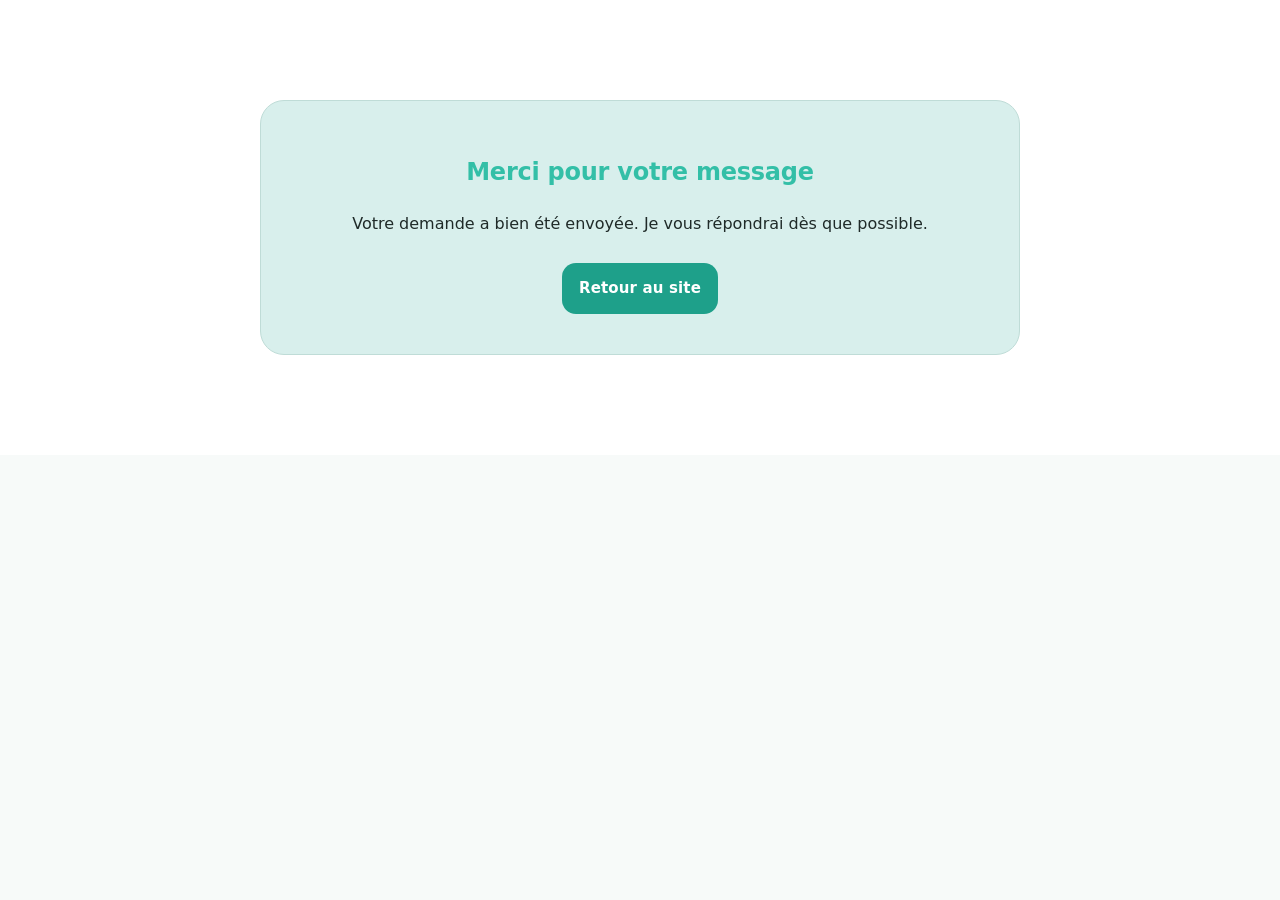
<file: confirmation-email.html>
<!DOCTYPE html>
<html lang="fr">
  <head>
    <meta charset="UTF-8" />
    <meta name="viewport" content="width=device-width, initial-scale=1.0" />

    <title>Merci pour votre message | Libellya</title>
    <meta
      name="description"
      content="Merci pour votre message. Votre demande a bien été envoyée via le formulaire de contact Libellya."
    />
    <meta name="robots" content="noindex, follow" />

    <meta name="author" content="Libellya" />
    <meta name="theme-color" content="#33bfa7" />

    <!-- favicon -->
    <link rel="icon" type="image/png" href="/favicon-96x96.png" sizes="96x96" />
    <link rel="icon" type="image/svg+xml" href="/favicon.svg" />
    <link rel="shortcut icon" href="/favicon.ico" />
    <link rel="apple-touch-icon" sizes="180x180" href="/apple-touch-icon.png" />
    <meta name="apple-mobile-web-app-title" content="Libellya" />
    <link rel="manifest" href="/site.webmanifest" />

    <link rel="stylesheet" href="/styles/styles.css" />
    <link rel="stylesheet" href="/styles/confirmation-email.css" />
  </head>

  <body>
    <main>
      <section class="confirm-page section">
        <div class="container confirm-page__inner">
          <h1>Merci pour votre message</h1>
          <p>
            Votre demande a bien été envoyée. Je vous répondrai dès que
            possible.
          </p>

          <a href="/" class="btn btn--primary">Retour au site</a>
        </div>
      </section>
    </main>
  </body>
</html>
</file>
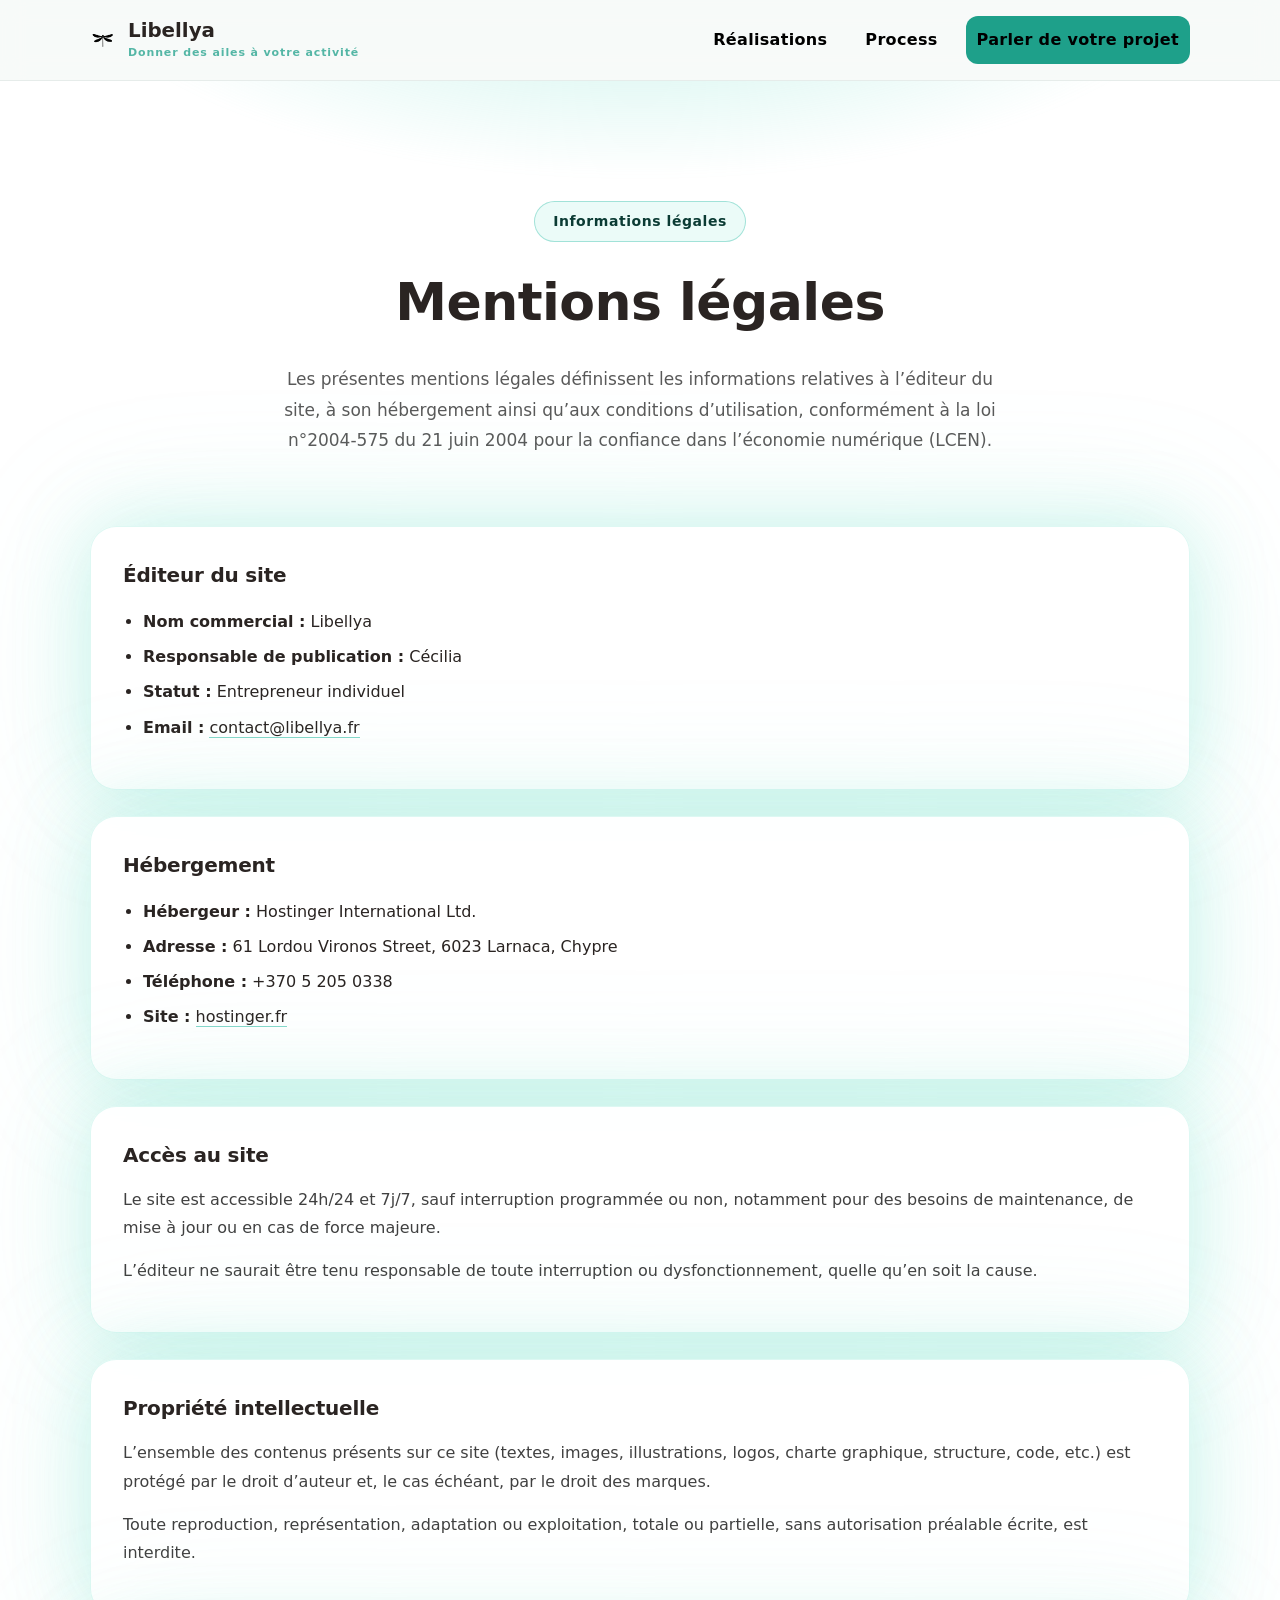
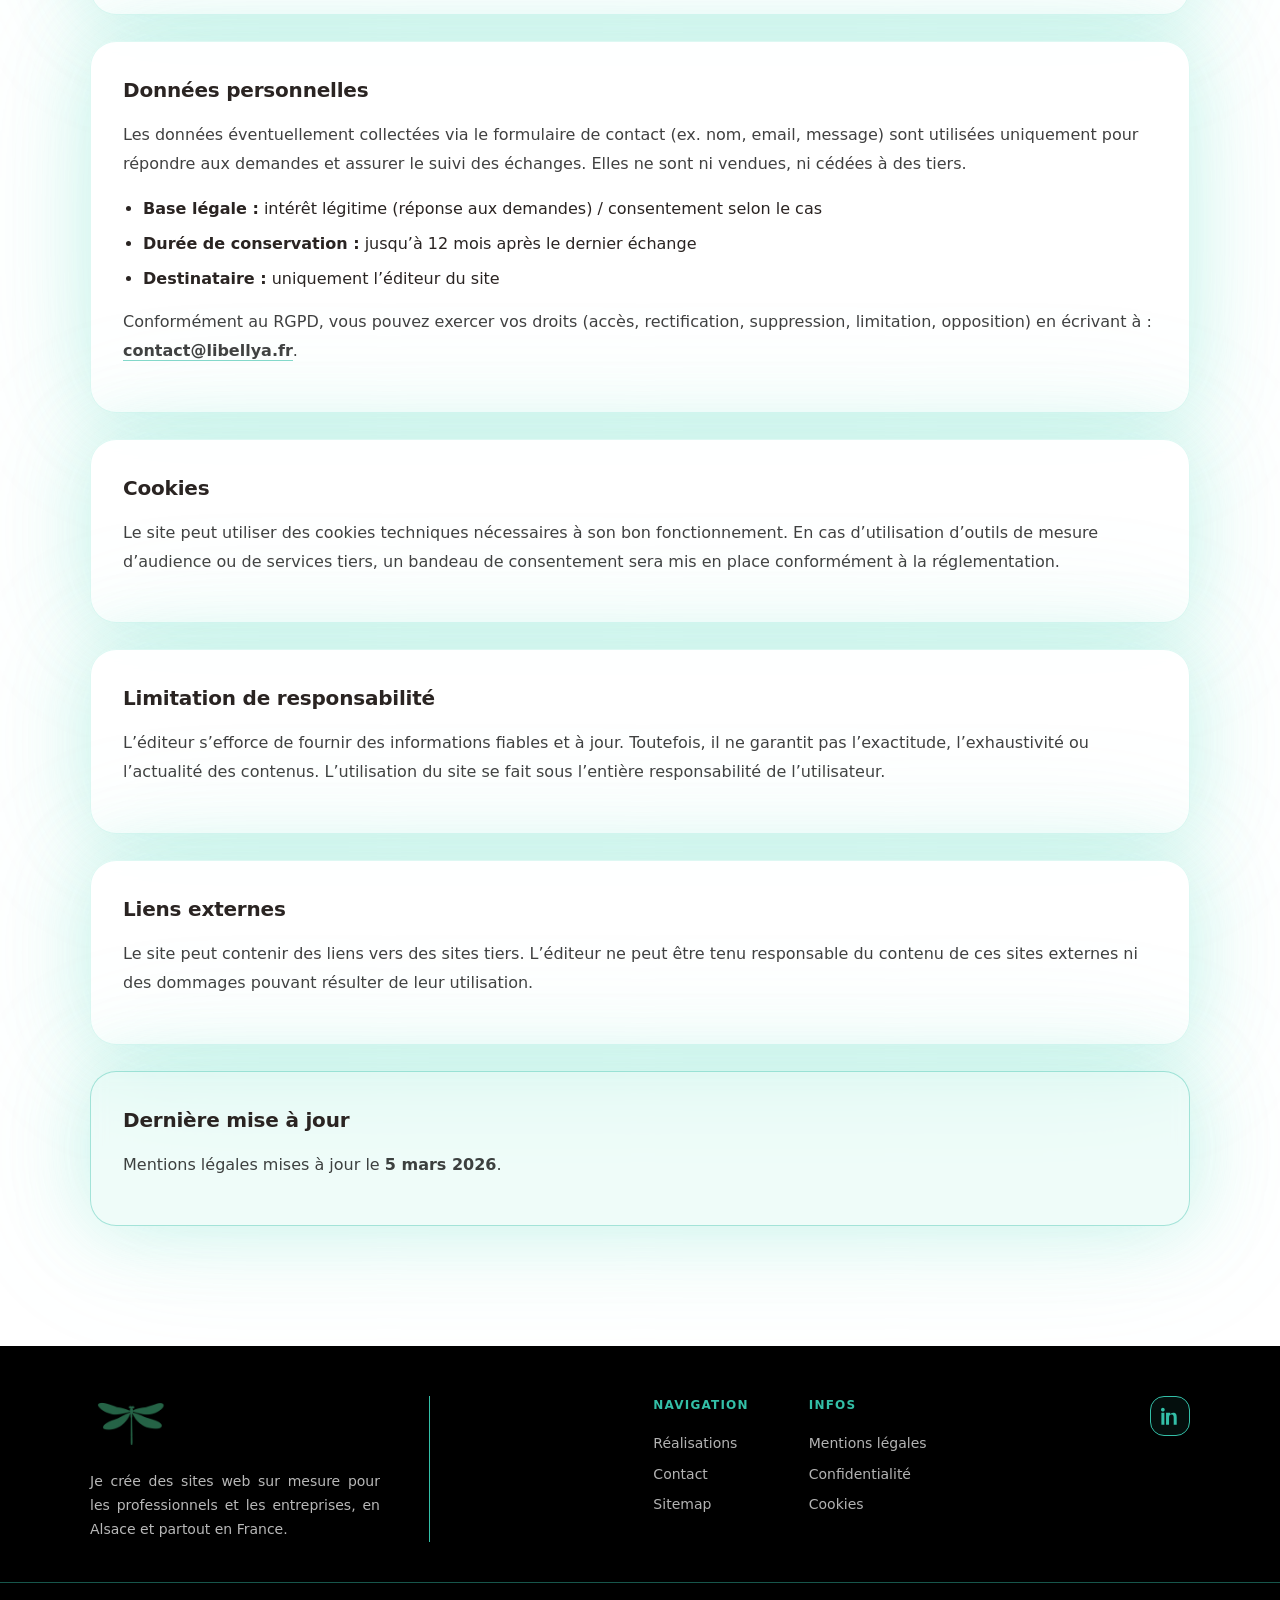
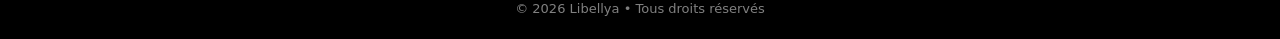
<file: mentions-legales.html>
<!doctype html>
<html lang="fr">
  <head>
  <meta charset="UTF-8" />
  <meta name="viewport" content="width=device-width, initial-scale=1.0" />

  <title>Mentions légales | Libellya</title>
  <meta
    name="description"
    content="Mentions légales du site Libellya : éditeur du site, hébergement, propriété intellectuelle et informations relatives aux données personnelles."
  />
  <meta name="robots" content="noindex,follow" />
  <link rel="canonical" href="https://libellya.fr/mentions-legales.html" />

  <meta name="author" content="Libellya" />
  <meta name="theme-color" content="#33bfa7" />

  <link rel="icon" type="image/png" href="/favicon-96x96.png" sizes="96x96" />
  <link rel="icon" type="image/svg+xml" href="/favicon.svg" />
  <link rel="shortcut icon" href="/favicon.ico" />
  <link rel="apple-touch-icon" sizes="180x180" href="/apple-touch-icon.png" />
  <meta name="apple-mobile-web-app-title" content="Libellya" />
  <link rel="manifest" href="/site.webmanifest" />

  <link rel="stylesheet" href="/styles/styles.css" />
  <link rel="stylesheet" href="/styles/mentions-legales.css" />
</head>
  
  <body>
    <!--include "components/header.html"-->
    <a class="skip-link" href="#main">Aller au contenu</a>
    <div class="site-header" data-include="/components/header.html"></div>

    <!-- MAIN -->
    <main id="main">
      <section class="legal section" id="mentions-legales">
        <div class="container legal__container">
          <header class="legal__header">
            <span class="legal__kicker">Informations légales</span>
            <h1>Mentions légales</h1>
            <p class="legal__lead">
              Les présentes mentions légales définissent les informations
              relatives à l’éditeur du site, à son hébergement ainsi qu’aux
              conditions d’utilisation, conformément à la loi n°2004-575 du 21
              juin 2004 pour la confiance dans l’économie numérique (LCEN).
            </p>
          </header>

          <div class="legal__grid">
            <article class="legal__card" aria-label="Éditeur du site">
              <h2>Éditeur du site</h2>
              <ul class="legal__list">
                <li><strong>Nom commercial :</strong> Libellya</li>
                <li><strong>Responsable de publication :</strong> Cécilia</li>
                <li><strong>Statut :</strong> Entrepreneur individuel</li>
                <li>
                  <strong>Email :</strong>
                  <a href="mailto:contact@libellya.fr">contact@libellya.fr</a>
                </li>
              </ul>
            </article>

            <article class="legal__card" aria-label="Hébergement">
              <h2>Hébergement</h2>
              <ul class="legal__list">
                <li>
                  <strong>Hébergeur :</strong> Hostinger International Ltd.
                </li>
                <li>
                  <strong>Adresse :</strong> 61 Lordou Vironos Street, 6023
                  Larnaca, Chypre
                </li>
                <li><strong>Téléphone :</strong> +370 5 205 0338</li>
                <li>
                  <strong>Site :</strong>
                  <a
                    href="https://www.hostinger.fr"
                    target="_blank"
                    rel="noopener noreferrer"
                    >hostinger.fr</a
                  >
                </li>
              </ul>
            </article>

            <article class="legal__card" aria-label="Accès au site">
              <h2>Accès au site</h2>
              <p>
                Le site est accessible 24h/24 et 7j/7, sauf interruption
                programmée ou non, notamment pour des besoins de maintenance, de
                mise à jour ou en cas de force majeure.
              </p>
              <p>
                L’éditeur ne saurait être tenu responsable de toute interruption
                ou dysfonctionnement, quelle qu’en soit la cause.
              </p>
            </article>

            <article class="legal__card" aria-label="Propriété intellectuelle">
              <h2>Propriété intellectuelle</h2>
              <p>
                L’ensemble des contenus présents sur ce site (textes, images,
                illustrations, logos, charte graphique, structure, code, etc.)
                est protégé par le droit d’auteur et, le cas échéant, par le
                droit des marques.
              </p>
              <p>
                Toute reproduction, représentation, adaptation ou exploitation,
                totale ou partielle, sans autorisation préalable écrite, est
                interdite.
              </p>
            </article>

            <article class="legal__card" aria-label="Données personnelles">
              <h2>Données personnelles</h2>
              <p>
                Les données éventuellement collectées via le formulaire de
                contact (ex. nom, email, message) sont utilisées uniquement pour
                répondre aux demandes et assurer le suivi des échanges. Elles ne
                sont ni vendues, ni cédées à des tiers.
              </p>
              <ul class="legal__list">
                <li>
                  <strong>Base légale :</strong> intérêt légitime (réponse aux
                  demandes) / consentement selon le cas
                </li>
                <li>
                  <strong>Durée de conservation :</strong> jusqu’à 12 mois après
                  le dernier échange
                </li>
                <li>
                  <strong>Destinataire :</strong> uniquement l’éditeur du site
                </li>
              </ul>
              <p>
                Conformément au RGPD, vous pouvez exercer vos droits (accès,
                rectification, suppression, limitation, opposition) en écrivant
                à :
                <strong
                  ><a href="mailto:contact@libellya.fr"
                    >contact@libellya.fr</a
                  ></strong
                >.
              </p>
            </article>

            <article class="legal__card" aria-label="Cookies">
              <h2>Cookies</h2>
              <p>
                Le site peut utiliser des cookies techniques nécessaires à son
                bon fonctionnement. En cas d’utilisation d’outils de mesure
                d’audience ou de services tiers, un bandeau de consentement sera
                mis en place conformément à la réglementation.
              </p>
            </article>

            <article
              class="legal__card"
              aria-label="Limitation de responsabilité"
            >
              <h2>Limitation de responsabilité</h2>
              <p>
                L’éditeur s’efforce de fournir des informations fiables et à
                jour. Toutefois, il ne garantit pas l’exactitude, l’exhaustivité
                ou l’actualité des contenus. L’utilisation du site se fait sous
                l’entière responsabilité de l’utilisateur.
              </p>
            </article>

            <article class="legal__card" aria-label="Liens externes">
              <h2>Liens externes</h2>
              <p>
                Le site peut contenir des liens vers des sites tiers. L’éditeur
                ne peut être tenu responsable du contenu de ces sites externes
                ni des dommages pouvant résulter de leur utilisation.
              </p>
            </article>

            <article
              class="legal__card legal__card--foot"
              aria-label="Dernière mise à jour"
            >
              <h2>Dernière mise à jour</h2>
              <p>
                Mentions légales mises à jour le <strong>5 mars 2026</strong>.
              </p>
            </article>
          </div>
        </div>
      </section>
    </main>

    <!--include "components/footer.html"-->
    <div data-include="/components/footer.html"></div>

    <!--scripts-->
    <script src="js/includes.js" defer></script>
    <script src="js/main.js" defer></script>
  </body>
</html>
</file>
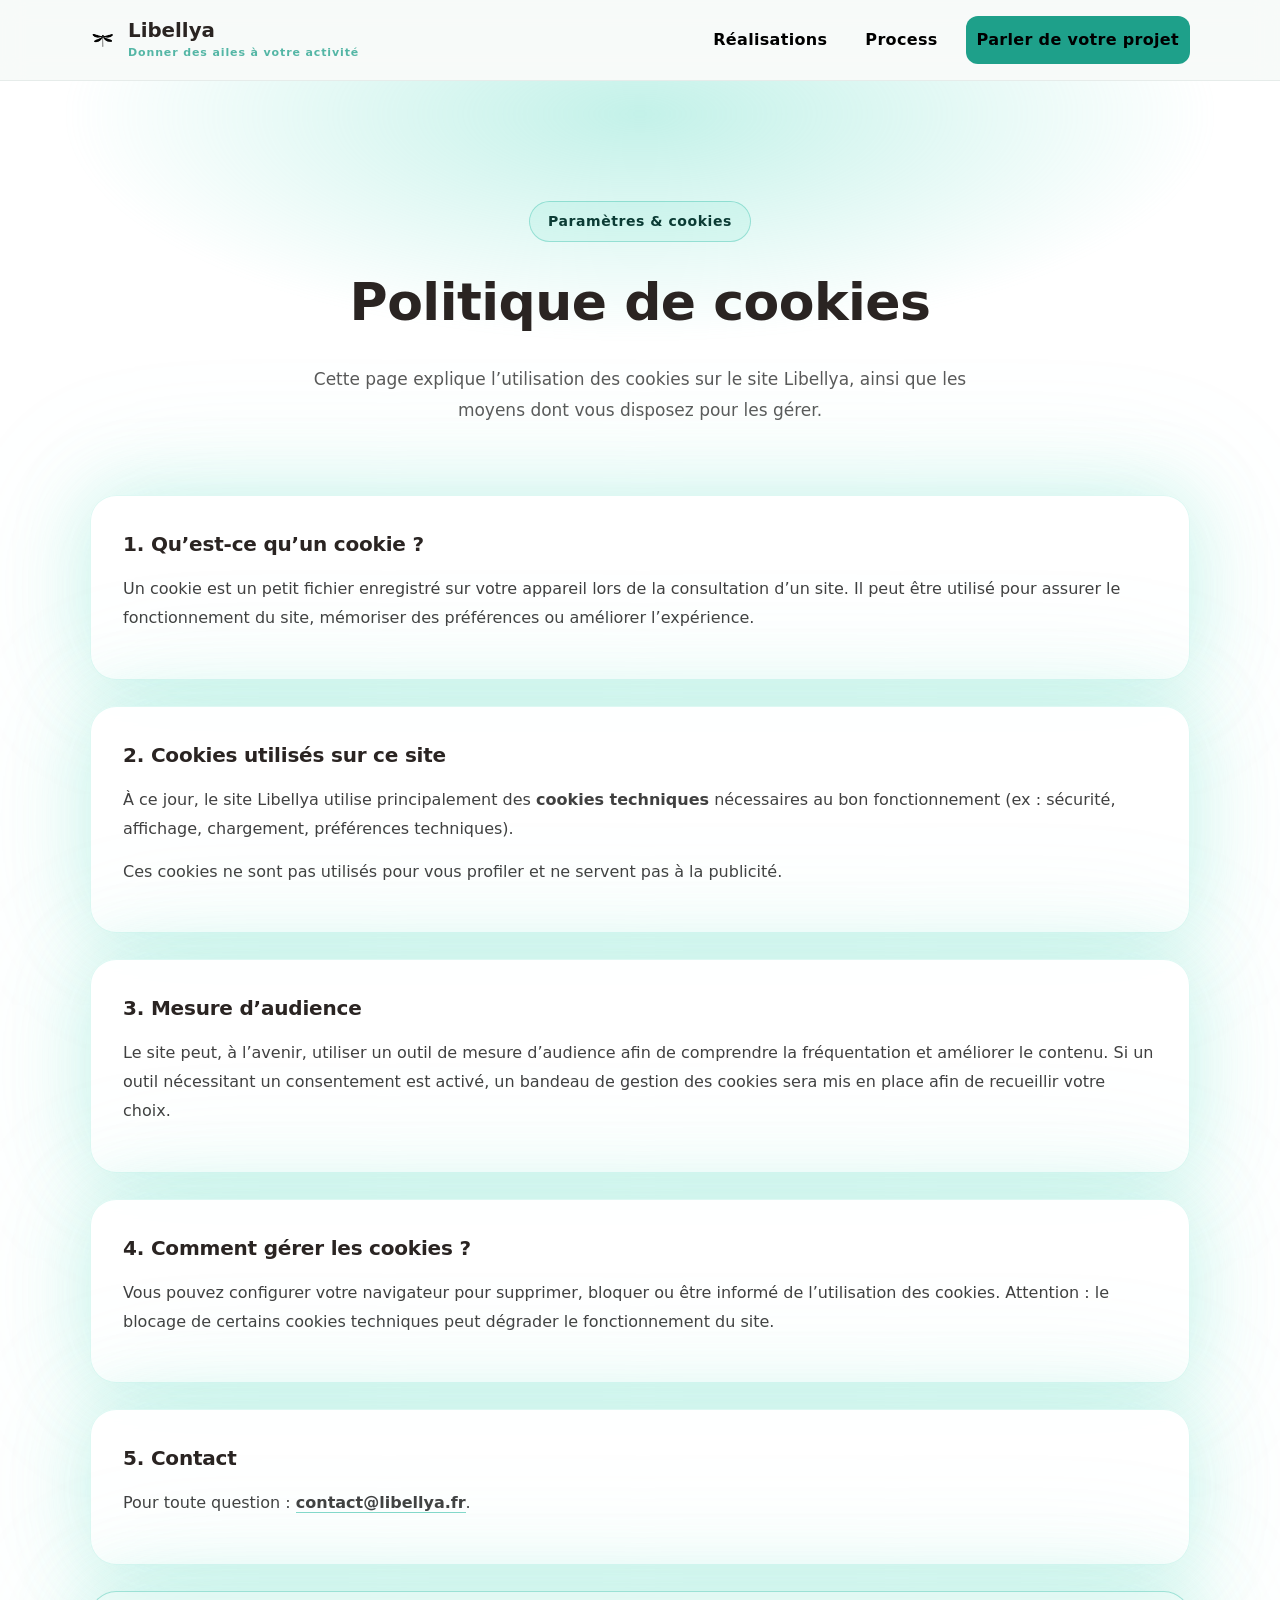
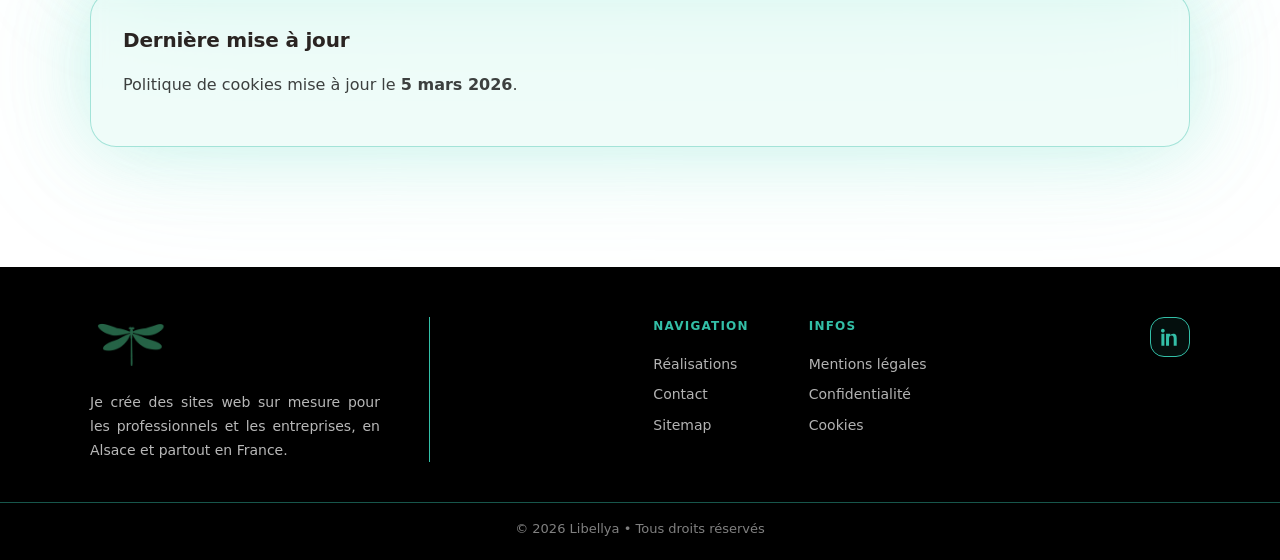
<file: politique-cookies.html>
<!doctype html>
<html lang="fr">
  <head>
    <meta charset="UTF-8" />
    <meta name="viewport" content="width=device-width, initial-scale=1.0" />

    <title>Politique de cookies | Libellya</title>
    <meta
      name="description"
      content="Politique de cookies du site Libellya : cookies techniques, fonctionnement, gestion via le navigateur et informations de contact."
    />
    <meta name="robots" content="noindex,follow" />
    <link rel="canonical" href="https://libellya.fr/politique-cookies.html" />

    <meta name="author" content="Libellya" />
    <meta name="theme-color" content="#33bfa7" />

    <!-- favicon -->
    <link rel="icon" type="image/png" href="/favicon-96x96.png" sizes="96x96" />
    <link rel="icon" type="image/svg+xml" href="/favicon.svg" />
    <link rel="shortcut icon" href="/favicon.ico" />
    <link rel="apple-touch-icon" sizes="180x180" href="/apple-touch-icon.png" />
    <meta name="apple-mobile-web-app-title" content="Libellya" />
    <link rel="manifest" href="/site.webmanifest" />

    <!-- css -->
    <link rel="stylesheet" href="/styles/styles.css" />
    <link rel="stylesheet" href="/styles/mentions-legales.css" />
  </head>

  <body>
    <a class="skip-link" href="#main">Aller au contenu</a>
    <div class="site-header" data-include="/components/header.html"></div>

    <main id="main">
      <section class="legal" id="politique-cookies">
        <div class="container legal__container">
          <header class="legal__header">
            <span class="legal__kicker">Paramètres & cookies</span>
            <h1>Politique de cookies</h1>
            <p class="legal__lead">
              Cette page explique l’utilisation des cookies sur le site
              Libellya, ainsi que les moyens dont vous disposez pour les gérer.
            </p>
          </header>

          <div class="legal__grid">
            <article class="legal__card" aria-label="Définition">
              <h2>1. Qu’est-ce qu’un cookie ?</h2>
              <p>
                Un cookie est un petit fichier enregistré sur votre appareil
                lors de la consultation d’un site. Il peut être utilisé pour
                assurer le fonctionnement du site, mémoriser des préférences ou
                améliorer l’expérience.
              </p>
            </article>

            <article class="legal__card" aria-label="Cookies utilisés">
              <h2>2. Cookies utilisés sur ce site</h2>
              <p>
                À ce jour, le site Libellya utilise principalement des
                <strong>cookies techniques</strong> nécessaires au bon
                fonctionnement (ex : sécurité, affichage, chargement,
                préférences techniques).
              </p>
              <p>
                Ces cookies ne sont pas utilisés pour vous profiler et ne
                servent pas à la publicité.
              </p>
            </article>

            <article class="legal__card" aria-label="Mesure d'audience">
              <h2>3. Mesure d’audience</h2>
              <p>
                Le site peut, à l’avenir, utiliser un outil de mesure d’audience
                afin de comprendre la fréquentation et améliorer le contenu. Si
                un outil nécessitant un consentement est activé, un bandeau de
                gestion des cookies sera mis en place afin de recueillir votre
                choix.
              </p>
            </article>

            <article class="legal__card" aria-label="Gestion">
              <h2>4. Comment gérer les cookies ?</h2>
              <p>
                Vous pouvez configurer votre navigateur pour supprimer, bloquer
                ou être informé de l’utilisation des cookies. Attention : le
                blocage de certains cookies techniques peut dégrader le
                fonctionnement du site.
              </p>
            </article>

            <article class="legal__card" aria-label="Contact">
              <h2>5. Contact</h2>
              <p>
                Pour toute question :
                <strong><a href="mailto:contact@libellya.fr">contact@libellya.fr</a></strong>.
              </p>
            </article>

            <article
              class="legal__card legal__card--foot"
              aria-label="Dernière mise à jour"
            >
              <h2>Dernière mise à jour</h2>
              <p>
                Politique de cookies mise à jour le
                <strong>5 mars 2026</strong>.
              </p>
            </article>
          </div>
        </div>
      </section>
    </main>

    <div data-include="/components/footer.html"></div>

    <script src="/js/includes.js" defer></script>
    <script src="/js/main.js" defer></script>
  </body>
</html>
</file>
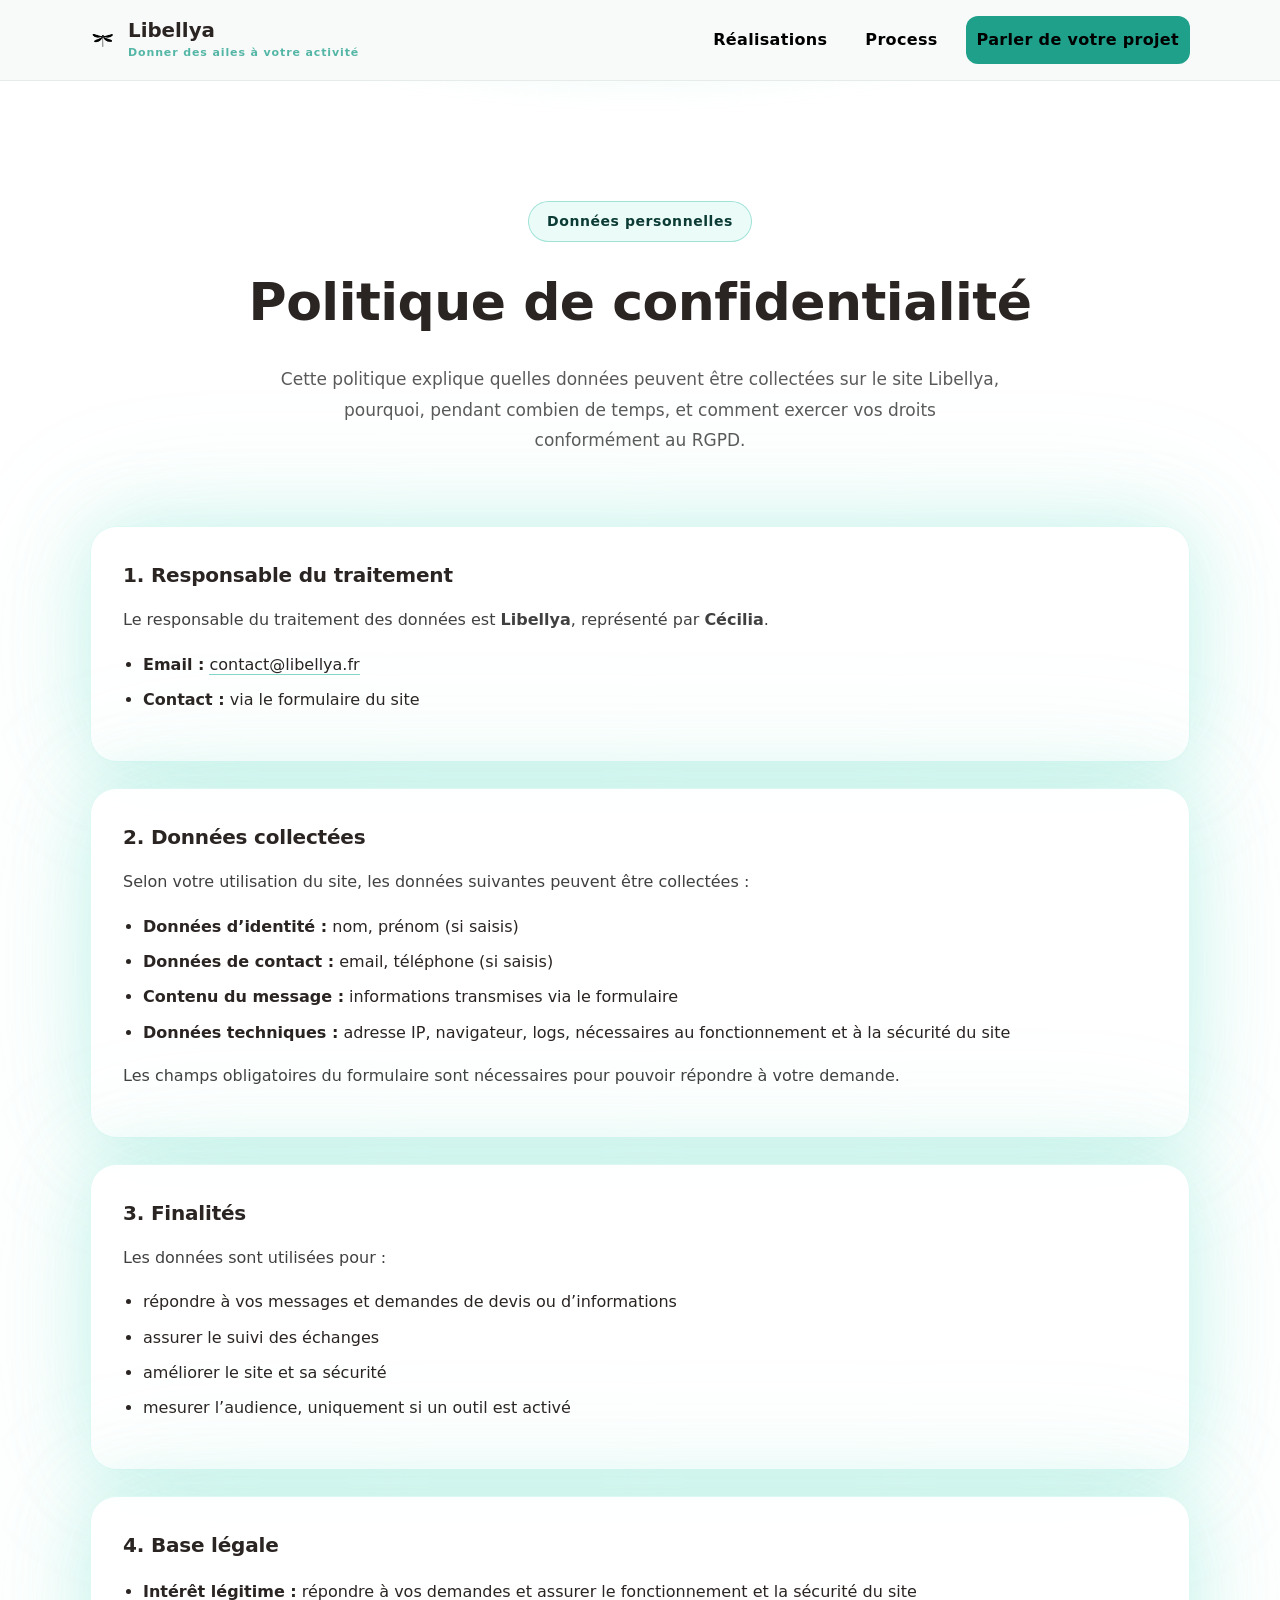
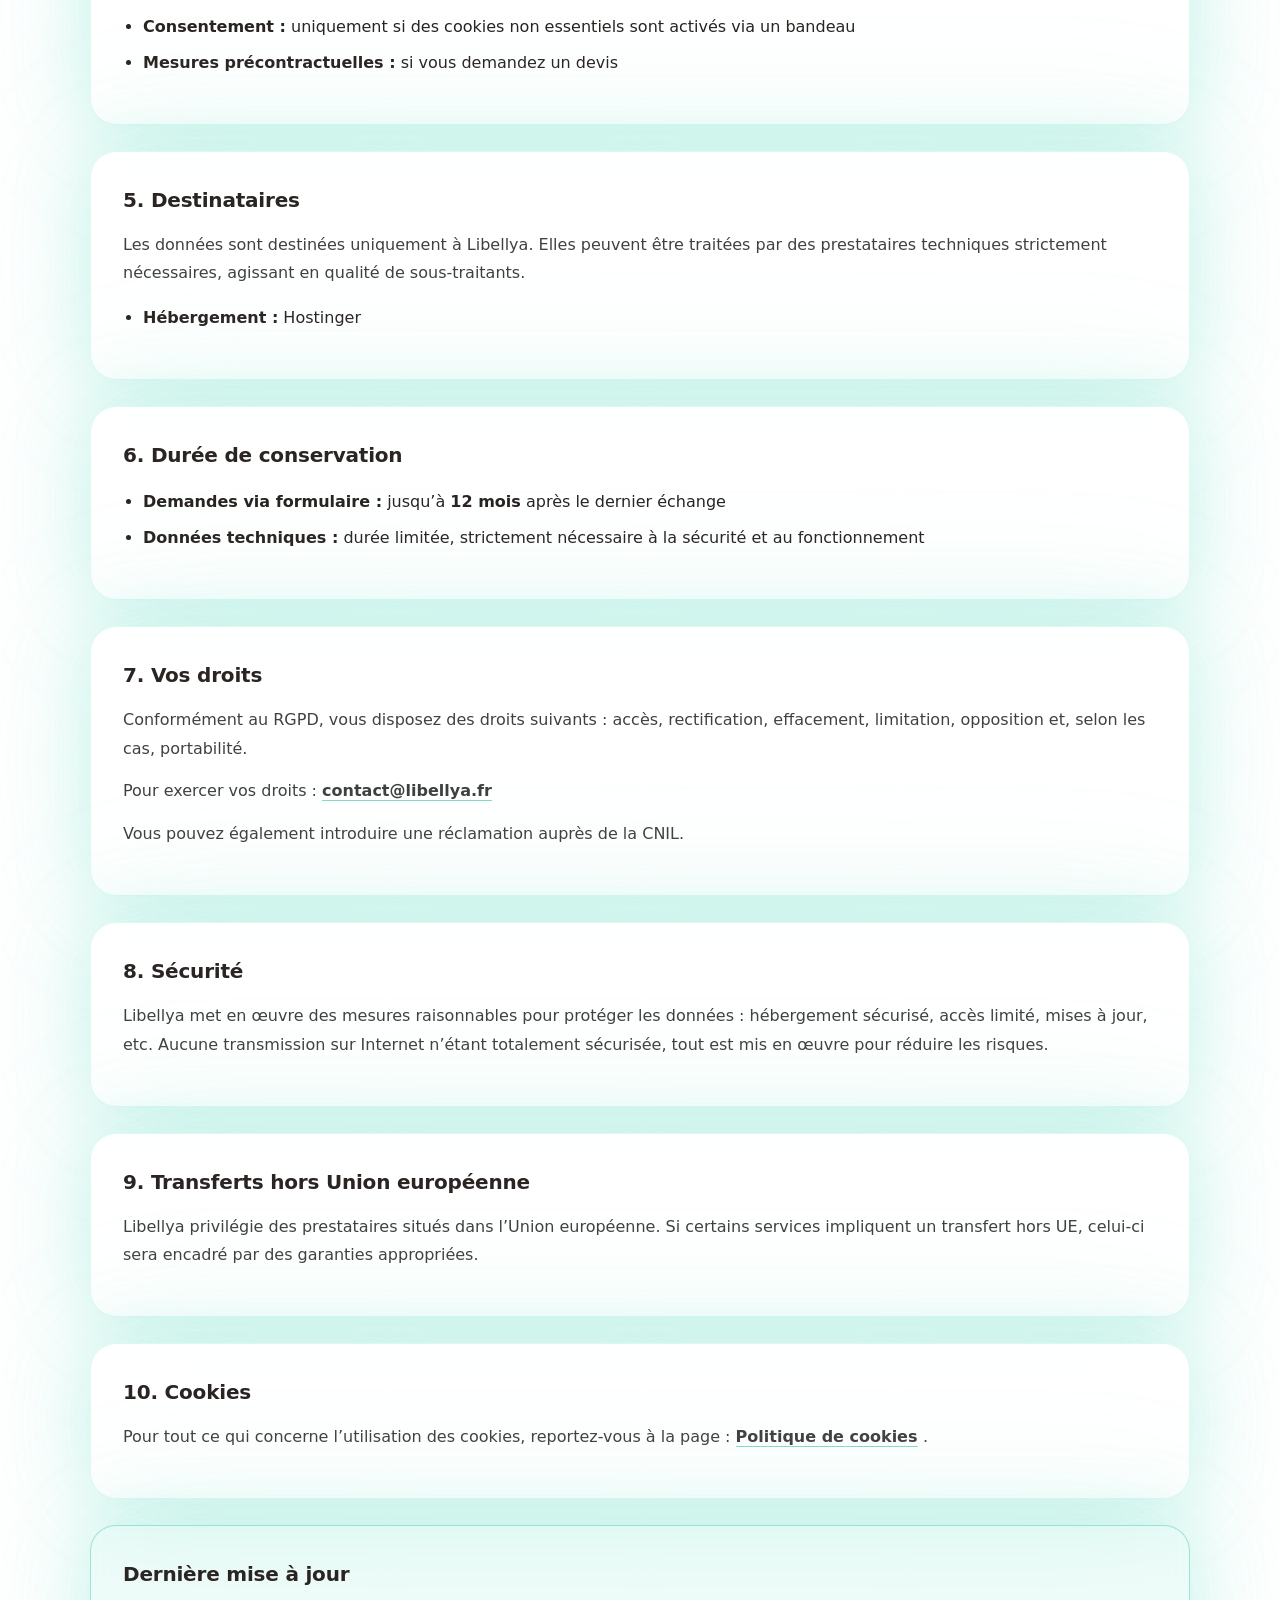
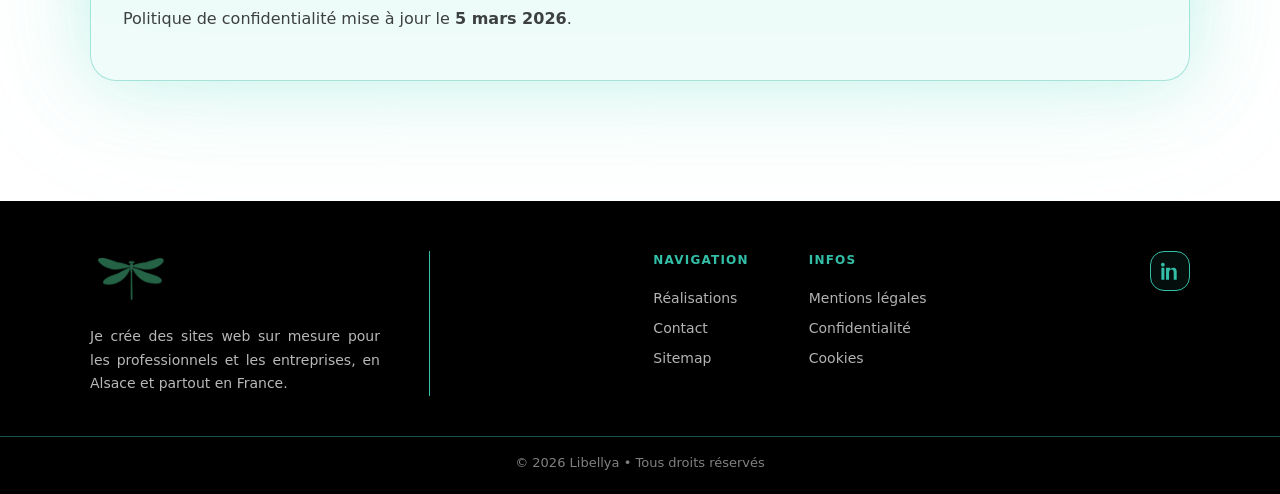
<file: politique-de-confidentialite.html>
<!doctype html>
<html lang="fr">
  <head>
    <meta charset="UTF-8" />
    <meta name="viewport" content="width=device-width, initial-scale=1.0" />

    <title>Politique de confidentialité | Libellya</title>
    <meta
      name="description"
      content="Politique de confidentialité du site Libellya : données collectées, finalités, durée de conservation, droits RGPD et contact."
    />
    <meta name="robots" content="noindex,follow" />
    <link
      rel="canonical"
      href="https://libellya.fr/politique-de-confidentialite.html"
    />

    <meta name="author" content="Libellya" />
    <meta name="theme-color" content="#33bfa7" />

    <!-- favicon -->
    <link rel="icon" type="image/png" href="/favicon-96x96.png" sizes="96x96" />
    <link rel="icon" type="image/svg+xml" href="/favicon.svg" />
    <link rel="shortcut icon" href="/favicon.ico" />
    <link rel="apple-touch-icon" sizes="180x180" href="/apple-touch-icon.png" />
    <meta name="apple-mobile-web-app-title" content="Libellya" />
    <link rel="manifest" href="/site.webmanifest" />

    <!-- css -->
    <link rel="stylesheet" href="/styles/styles.css" />
    <link rel="stylesheet" href="/styles/mentions-legales.css" />
  </head>

  <body>
    <a class="skip-link" href="#main">Aller au contenu</a>
    <div class="site-header" data-include="/components/header.html"></div>

    <main id="main">
      <section class="legal" id="politique-confidentialite">
        <div class="container legal__container">
          <header class="legal__header">
            <span class="legal__kicker">Données personnelles</span>
            <h1>Politique de confidentialité</h1>
            <p class="legal__lead">
              Cette politique explique quelles données peuvent être collectées
              sur le site Libellya, pourquoi, pendant combien de temps, et
              comment exercer vos droits conformément au RGPD.
            </p>
          </header>

          <div class="legal__grid">
            <article class="legal__card" aria-label="Responsable du traitement">
              <h2>1. Responsable du traitement</h2>
              <p>
                Le responsable du traitement des données est
                <strong>Libellya</strong>, représenté par
                <strong>Cécilia</strong>.
              </p>
              <ul class="legal__list">
                <li>
                  <strong>Email :</strong>
                  <a href="mailto:contact@libellya.fr">contact@libellya.fr</a>
                </li>
                <li><strong>Contact :</strong> via le formulaire du site</li>
              </ul>
            </article>

            <article class="legal__card" aria-label="Données collectées">
              <h2>2. Données collectées</h2>
              <p>Selon votre utilisation du site, les données suivantes peuvent être collectées :</p>
              <ul class="legal__list">
                <li><strong>Données d’identité :</strong> nom, prénom (si saisis)</li>
                <li><strong>Données de contact :</strong> email, téléphone (si saisis)</li>
                <li><strong>Contenu du message :</strong> informations transmises via le formulaire</li>
                <li>
                  <strong>Données techniques :</strong> adresse IP, navigateur,
                  logs, nécessaires au fonctionnement et à la sécurité du site
                </li>
              </ul>
              <p>
                Les champs obligatoires du formulaire sont nécessaires pour
                pouvoir répondre à votre demande.
              </p>
            </article>

            <article class="legal__card" aria-label="Finalités">
              <h2>3. Finalités</h2>
              <p>Les données sont utilisées pour :</p>
              <ul class="legal__list">
                <li>répondre à vos messages et demandes de devis ou d’informations</li>
                <li>assurer le suivi des échanges</li>
                <li>améliorer le site et sa sécurité</li>
                <li>mesurer l’audience, uniquement si un outil est activé</li>
              </ul>
            </article>

            <article class="legal__card" aria-label="Base légale">
              <h2>4. Base légale</h2>
              <ul class="legal__list">
                <li>
                  <strong>Intérêt légitime :</strong> répondre à vos demandes et
                  assurer le fonctionnement et la sécurité du site
                </li>
                <li>
                  <strong>Consentement :</strong> uniquement si des cookies non
                  essentiels sont activés via un bandeau
                </li>
                <li>
                  <strong>Mesures précontractuelles :</strong> si vous demandez
                  un devis
                </li>
              </ul>
            </article>

            <article class="legal__card" aria-label="Destinataires">
              <h2>5. Destinataires</h2>
              <p>
                Les données sont destinées uniquement à Libellya. Elles peuvent
                être traitées par des prestataires techniques strictement
                nécessaires, agissant en qualité de sous-traitants.
              </p>
              <ul class="legal__list">
                <li><strong>Hébergement :</strong> Hostinger</li>
              </ul>
            </article>

            <article class="legal__card" aria-label="Durée de conservation">
              <h2>6. Durée de conservation</h2>
              <ul class="legal__list">
                <li>
                  <strong>Demandes via formulaire :</strong> jusqu’à
                  <strong>12 mois</strong> après le dernier échange
                </li>
                <li>
                  <strong>Données techniques :</strong> durée limitée,
                  strictement nécessaire à la sécurité et au fonctionnement
                </li>
              </ul>
            </article>

            <article class="legal__card" aria-label="Vos droits">
              <h2>7. Vos droits</h2>
              <p>
                Conformément au RGPD, vous disposez des droits suivants :
                accès, rectification, effacement, limitation, opposition et,
                selon les cas, portabilité.
              </p>
              <p>
                Pour exercer vos droits :
                <strong>
                  <a href="mailto:contact@libellya.fr">contact@libellya.fr</a>
                </strong>
              </p>
              <p>
                Vous pouvez également introduire une réclamation auprès de la
                CNIL.
              </p>
            </article>

            <article class="legal__card" aria-label="Sécurité">
              <h2>8. Sécurité</h2>
              <p>
                Libellya met en œuvre des mesures raisonnables pour protéger les
                données : hébergement sécurisé, accès limité, mises à jour, etc.
                Aucune transmission sur Internet n’étant totalement sécurisée,
                tout est mis en œuvre pour réduire les risques.
              </p>
            </article>

            <article class="legal__card" aria-label="Transferts hors UE">
              <h2>9. Transferts hors Union européenne</h2>
              <p>
                Libellya privilégie des prestataires situés dans l’Union
                européenne. Si certains services impliquent un transfert hors UE,
                celui-ci sera encadré par des garanties appropriées.
              </p>
            </article>

            <article class="legal__card" aria-label="Cookies">
              <h2>10. Cookies</h2>
              <p>
                Pour tout ce qui concerne l’utilisation des cookies,
                reportez-vous à la page :
                <strong>
                  <a href="/politique-cookies.html">Politique de cookies</a>
                </strong>.
              </p>
            </article>

            <article
              class="legal__card legal__card--foot"
              aria-label="Dernière mise à jour"
            >
              <h2>Dernière mise à jour</h2>
              <p>
                Politique de confidentialité mise à jour le
                <strong>5 mars 2026</strong>.
              </p>
            </article>
          </div>
        </div>
      </section>
    </main>

    <div data-include="/components/footer.html"></div>

    <script src="/js/includes.js" defer></script>
    <script src="/js/main.js" defer></script>
  </body>
</html>
</file>
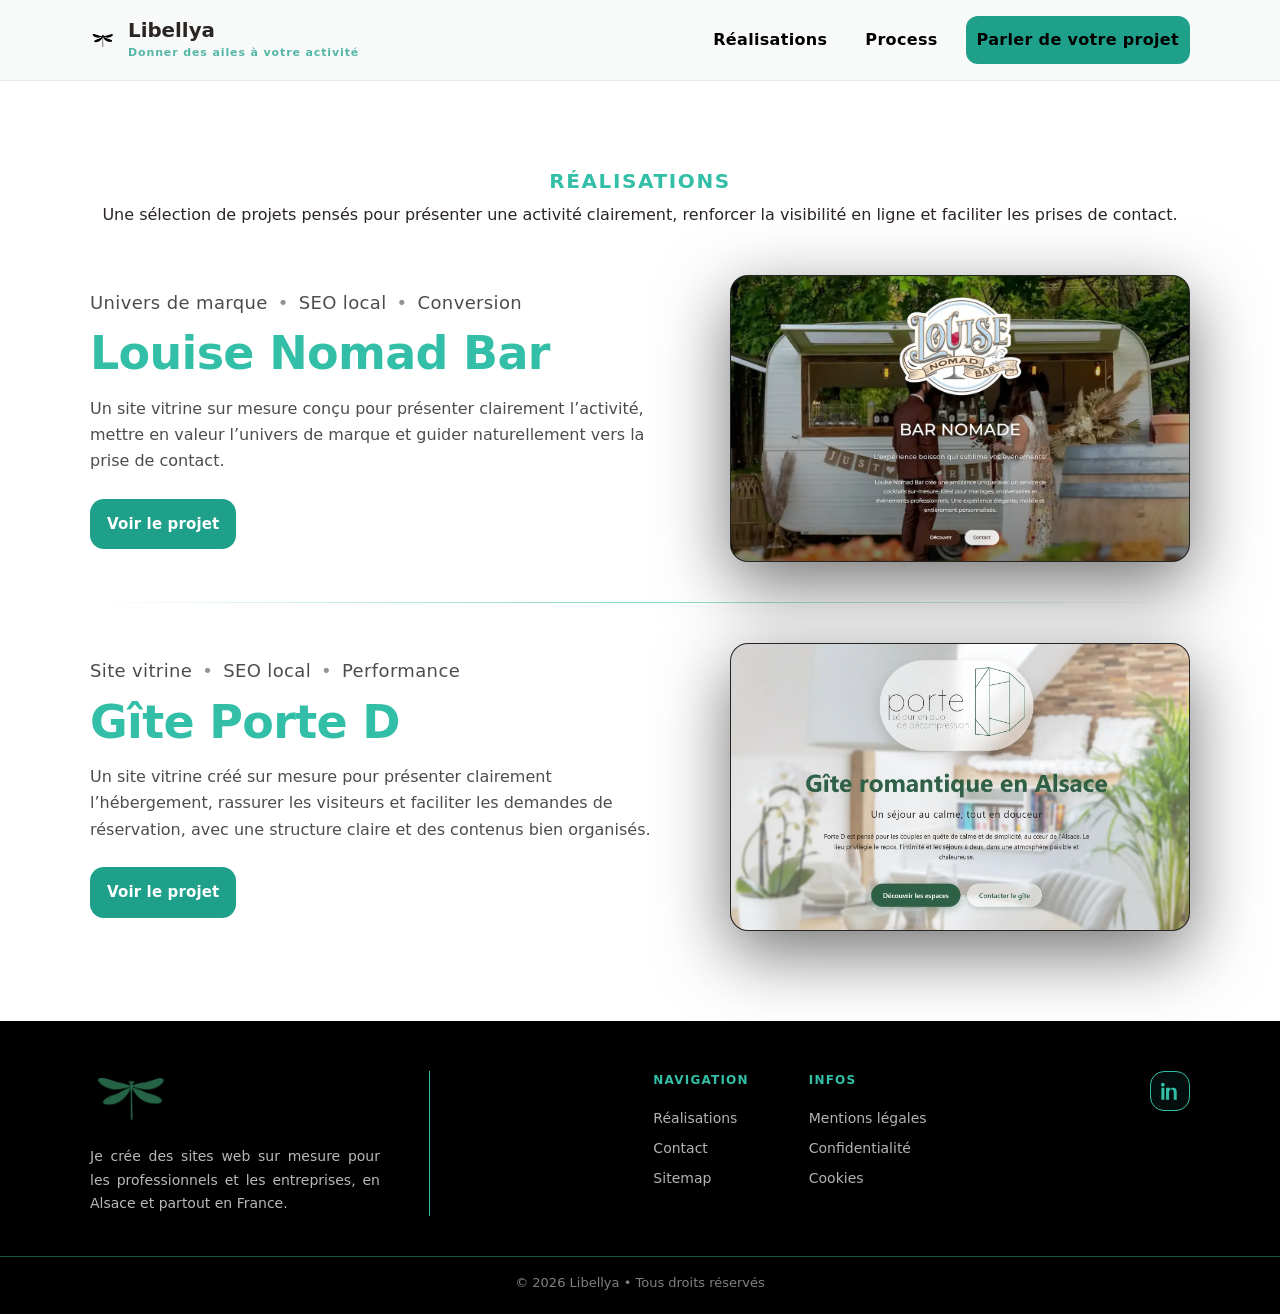
<file: realisations.html>
<!doctype html>
<html lang="fr">
  <head>
    <meta charset="utf-8" />
    <meta name="viewport" content="width=device-width, initial-scale=1" />

    <title>
      Réalisations web | Sites vitrines sur mesure, SEO local et performance |
      Libellya
    </title>

    <meta
      name="description"
      content="Découvrez les réalisations Libellya : des sites web sur mesure, clairs, rapides et pensés pour la visibilité, le SEO local et les prises de contact."
    />

    <meta name="robots" content="index, follow" />
    <link rel="canonical" href="https://libellya.fr/realisations.html" />

    <meta name="author" content="Libellya" />
    <meta name="theme-color" content="#255f48" />

    <!-- Open Graph -->
    <meta property="og:locale" content="fr_FR" />
    <meta property="og:type" content="website" />
    <meta property="og:site_name" content="Libellya" />
    <meta
      property="og:title"
      content="Réalisations web | Sites vitrines sur mesure, SEO local et performance | Libellya"
    />
    <meta
      property="og:description"
      content="Une sélection de réalisations web conçues pour présenter une activité clairement, renforcer la visibilité et faciliter les prises de contact."
    />
    <meta property="og:url" content="https://libellya.fr/realisations.html" />
    <meta
      property="og:image"
      content="https://libellya.fr/assets/img/og/og-image-libellya.jpg"
    />
    <meta
      property="og:image:alt"
      content="Réalisations de sites web sur mesure signées Libellya"
    />

    <!-- Twitter / X -->
    <meta name="twitter:card" content="summary_large_image" />
    <meta
      name="twitter:title"
      content="Réalisations web | Sites vitrines sur mesure, SEO local et performance | Libellya"
    />
    <meta
      name="twitter:description"
      content="Découvrez une sélection de réalisations web conçues pour la clarté, la visibilité et la conversion."
    />
    <meta
      name="twitter:image"
      content="https://libellya.fr/assets/img/og/og-image-libellya.jpg"
    />

    <!-- favicon -->
    <link rel="icon" type="image/png" href="/favicon-96x96.png" sizes="96x96" />
    <link rel="icon" type="image/svg+xml" href="/favicon.svg" />
    <link rel="shortcut icon" href="/favicon.ico" />
    <link rel="apple-touch-icon" sizes="180x180" href="/apple-touch-icon.png" />
    <meta name="apple-mobile-web-app-title" content="Libellya" />
    <link rel="manifest" href="/site.webmanifest" />

    <!-- css -->
    <link rel="stylesheet" href="/styles/styles.css" />
    <link rel="stylesheet" href="/styles/realisations.css" />

    <script type="application/ld+json">
      {
        "@context": "https://schema.org",
        "@type": "CollectionPage",
        "name": "Réalisations Libellya",
        "url": "https://libellya.fr/realisations.html",
        "description": "Sélection de réalisations de sites web sur mesure conçus pour la clarté, la visibilité locale, la performance et les prises de contact.",
        "isPartOf": {
          "@type": "WebSite",
          "name": "Libellya",
          "url": "https://libellya.fr/"
        },
        "about": [
          "création de site web sur mesure",
          "site vitrine",
          "seo local",
          "performance web",
          "web design"
        ]
      }
    </script>
  </head>

  <body>
    <a class="skip-link" href="#main">Aller au contenu</a>
    <div class="site-header" data-include="components/header.html"></div>

    <main id="main">
      <!-- Header page -->
      <header class="r-head">
        <div class="container">
          <h1>Réalisations</h1>
          <p class="r-intro">
            Une sélection de projets pensés pour présenter une activité
            clairement, renforcer la visibilité en ligne et faciliter les prises
            de contact.
          </p>
        </div>
      </header>

      <section class="r-section">
        <div class="container">
          <!-- PROJET 1 -->
          <article class="r-row">
            <div class="r-left">
              <div class="r-meta">
                <span>Univers de marque</span>
                <span class="sep">•</span>
                <span>SEO local</span>
                <span class="sep">•</span>
                <span>Conversion</span>
              </div>

              <h2 class="r-title">Louise Nomad Bar</h2>

              <p class="r-text">
                Un site vitrine sur mesure conçu pour présenter clairement
                l’activité, mettre en valeur l’univers de marque et guider
                naturellement vers la prise de contact.
              </p>

              <a
                class="btn btn--primary r-btn"
                href="/realisations/louise-nomad-bar-site-web.html"
              >
                Voir le projet
              </a>
            </div>

            <div class="r-right">
              <figure class="r-media">
                <img
                  src="/assets/realisations/assets-louise-nomad-bar/louise-nomad-bar-site-accueil.webp"
                  alt="Aperçu du site web Louise Nomad Bar"
                  width="1280"
                  height="800"
                  loading="lazy"
                />
              </figure>
            </div>
          </article>

          <hr class="r-divider" />

          <!-- PROJET 2 -->
          <article class="r-row">
            <div class="r-left">
              <div class="r-meta">
                <span>Site vitrine</span>
                <span class="sep">•</span>
                <span>SEO local</span>
                <span class="sep">•</span>
                <span>Performance</span>
              </div>

              <h2 class="r-title">Gîte Porte D</h2>

              <p class="r-text">
                Un site vitrine créé sur mesure pour présenter clairement
                l’hébergement, rassurer les visiteurs et faciliter les demandes
                de réservation, avec une structure claire et des contenus bien
                organisés.
              </p>

              <a
                class="btn btn--primary r-btn"
                href="/realisations/gite-porte-d-site-web.html"
              >
                Voir le projet
              </a>
            </div>

            <div class="r-right">
              <figure class="r-media">
                <img
                  src="/assets/realisations/assets-gite-porte-d/gite-porte-d-site.webp"
                  alt="Aperçu du site web du Gîte Porte D"
                  width="1280"
                  height="800"
                  loading="lazy"
                />
              </figure>
            </div>
          </article>
        </div>
      </section>
    </main>

    <div data-include="components/footer.html"></div>

    <script src="/js/includes.js" defer></script>
    <script src="/js/main.js" defer></script>
    <script src="/js/realisations.js" defer></script>
  </body>
</html>
</file>
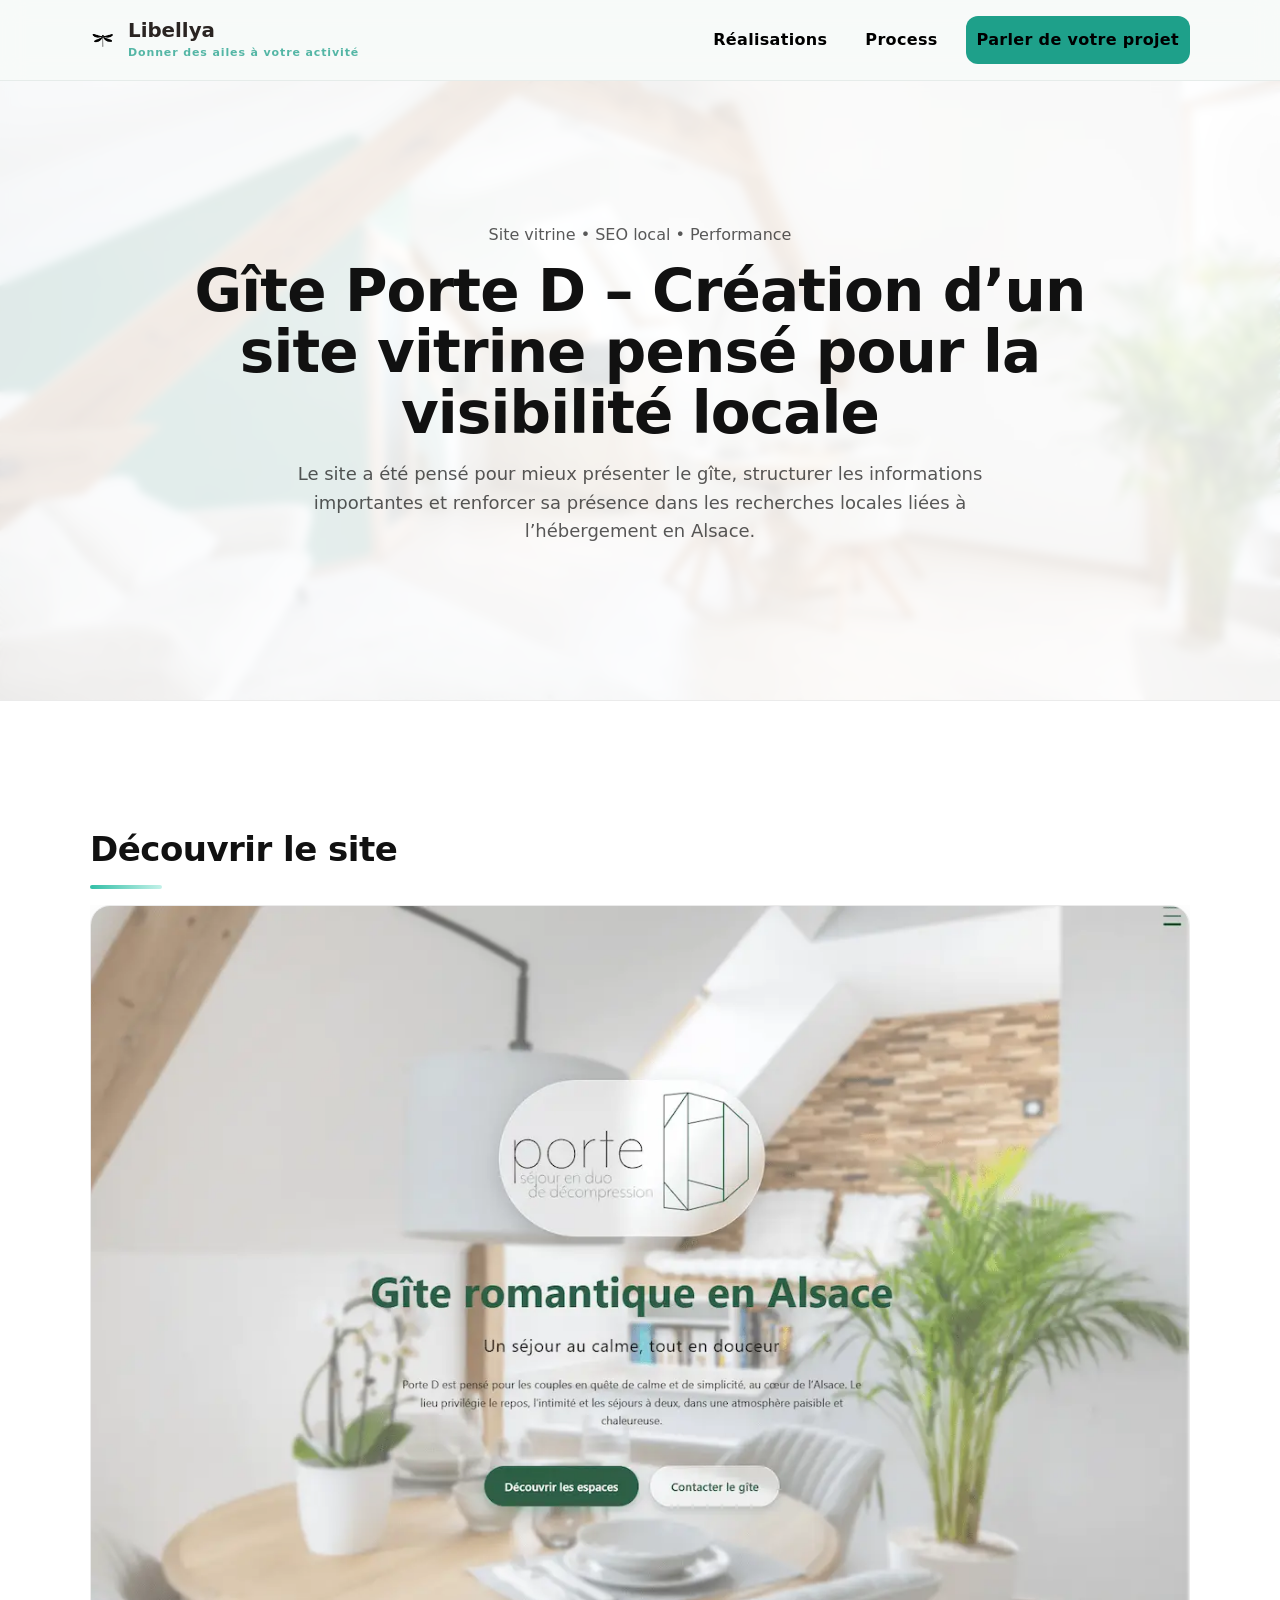
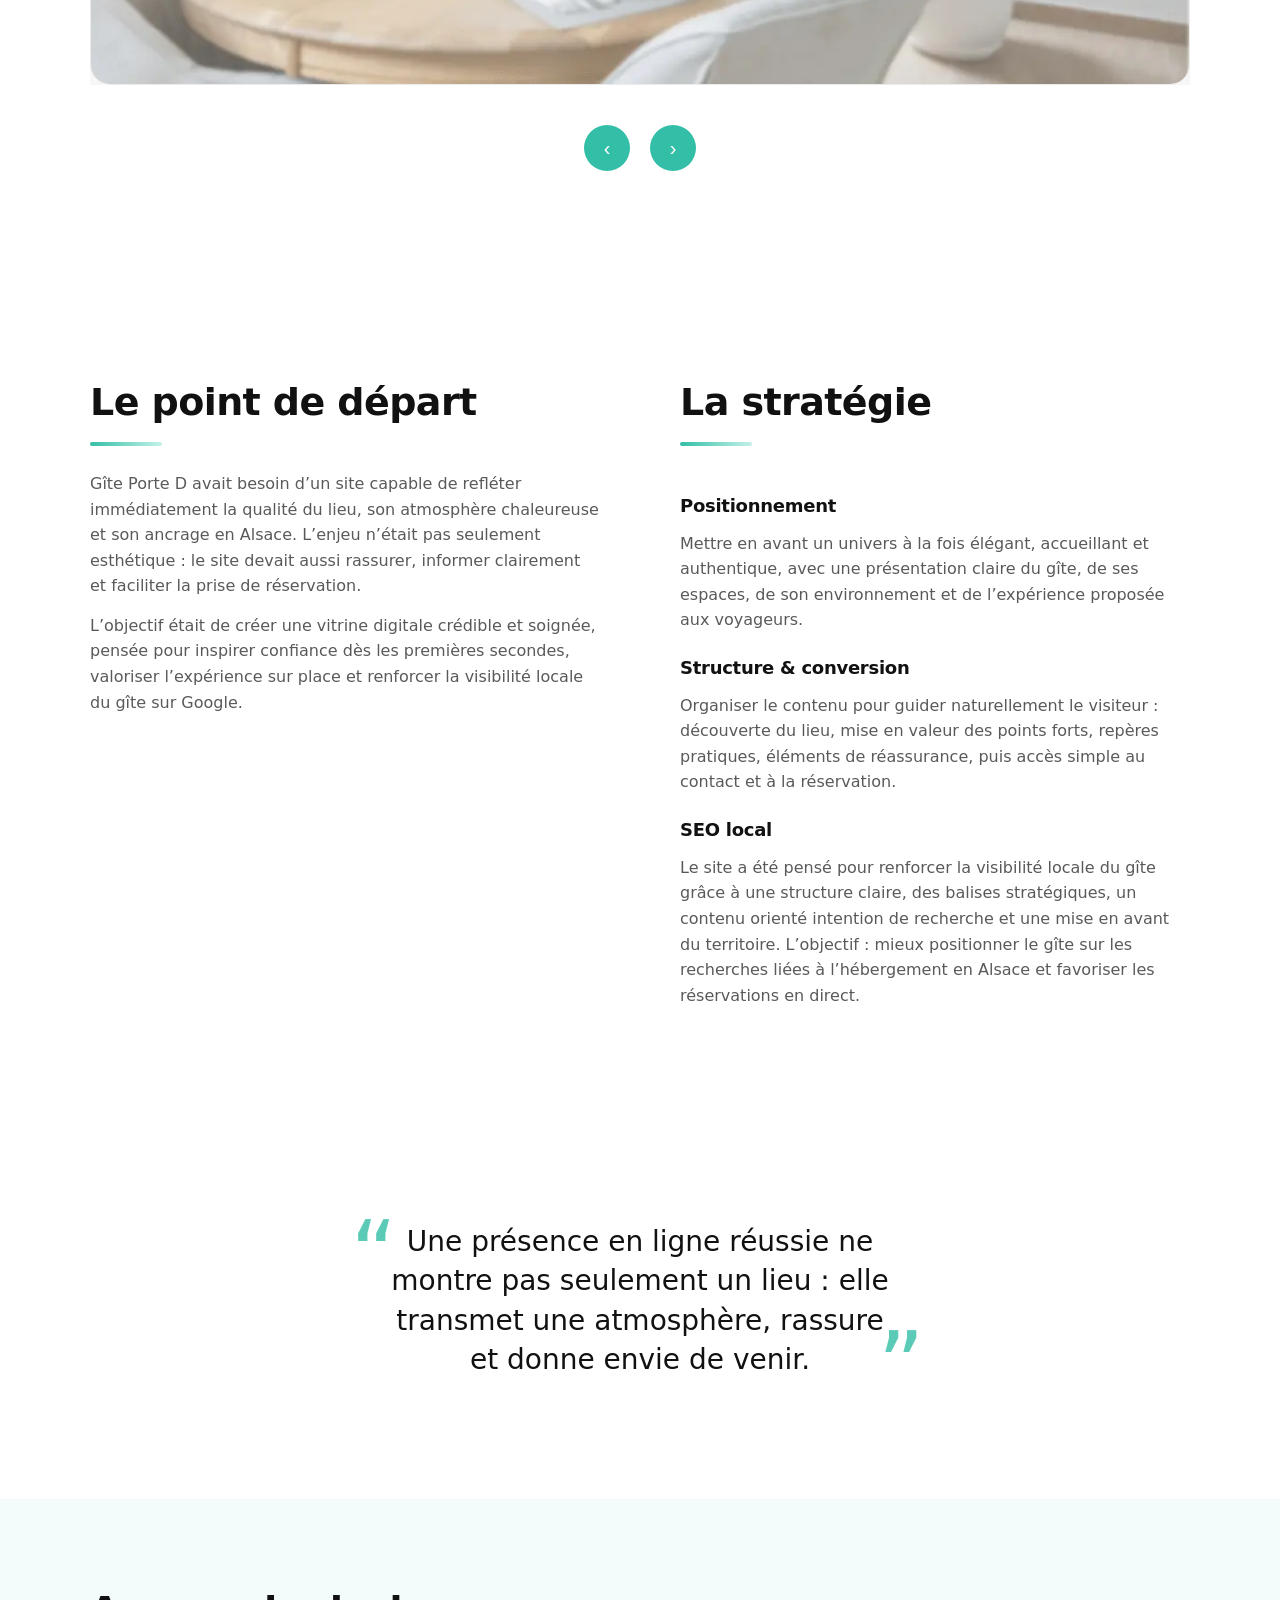
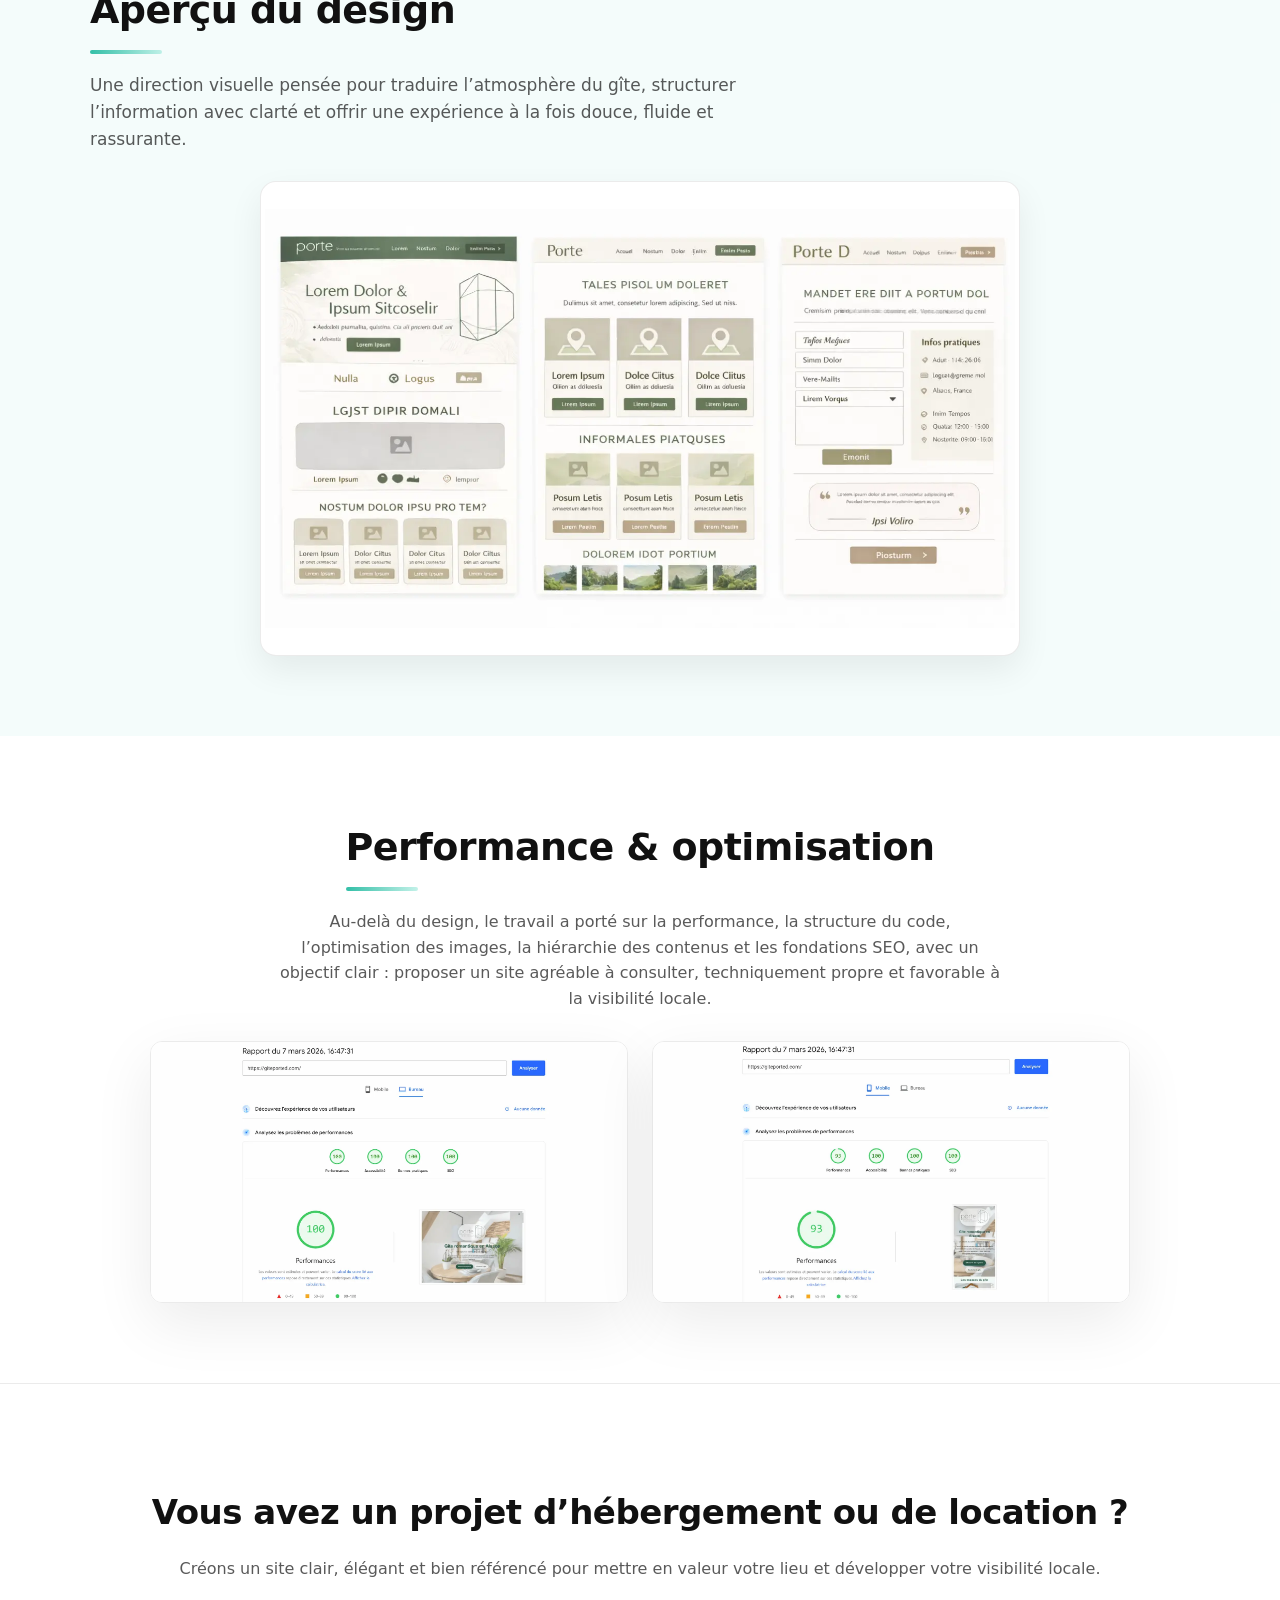
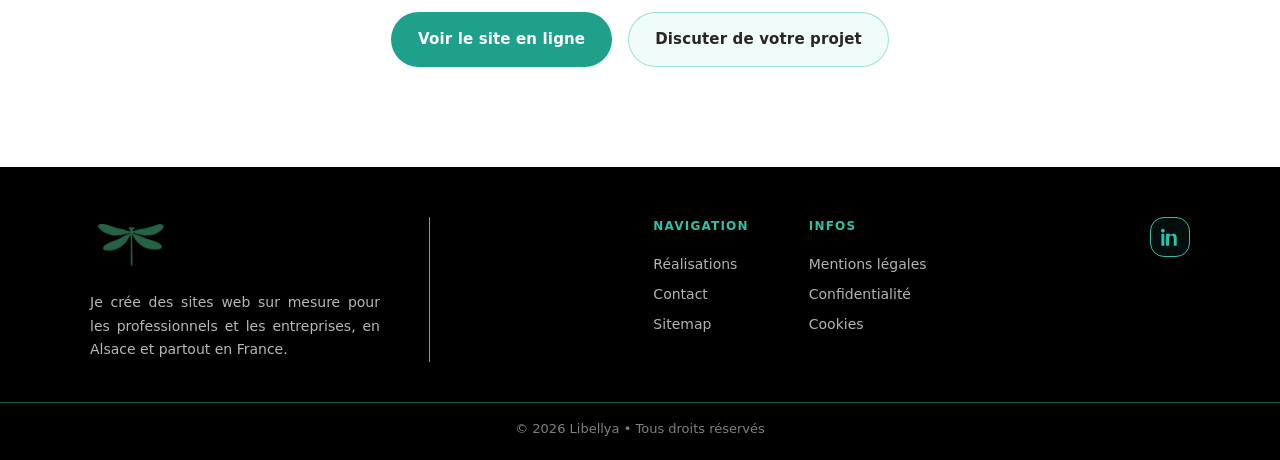
<file: realisations/gite-porte-d-site-web.html>
<!doctype html>
<html lang="fr">
  <head>
    <!-- =========================
         META
         ========================= -->
    <meta charset="utf-8" />
    <meta name="viewport" content="width=device-width, initial-scale=1" />

    <title>
      Gîte Porte D – Création site vitrine & SEO local en Alsace | Libellya
    </title>

    <meta
      name="description"
      content="Découvrez le projet Gîte Porte D : création d’un site vitrine élégant, rassurant et optimisé pour le SEO local en Alsace afin de renforcer la visibilité du gîte sur Google et favoriser les réservations directes."
    />
    <meta name="author" content="Libellya" />
    <meta name="robots" content="index,follow" />
    <meta name="theme-color" content="#255f48" />
    <meta property="og:locale" content="fr_FR" />
    <meta property="og:site_name" content="Libellya" />
    <meta
      property="og:image:alt"
      content="Projet Gîte Porte D réalisé par Libellya"
    />

    <!-- =========================
         OPEN GRAPH
         ========================= -->
    <meta
      property="og:title"
      content="Gîte Porte D – Projet site vitrine & SEO local | Libellya"
    />
    <meta
      property="og:description"
      content="Création d’un site vitrine pour un gîte en Alsace : univers chaleureux, visibilité locale, SEO et réservation directe."
    />
    <meta property="og:type" content="website" />
    <meta
      property="og:url"
      content="https://libellya.fr/realisations/gite-porte-d-site-web.html"
    />
    <meta
      property="og:image"
      content="https://libellya.fr/assets/realisations/assets-gite-porte-d/sejour-gite-porte-d.webp"
    />

    <link
      rel="canonical"
      href="https://libellya.fr/realisations/gite-porte-d-site-web.html"
    />

    <!-- =========================
         CSS
         ========================= -->
    <link rel="stylesheet" href="/styles/styles.css" />
    <link rel="stylesheet" href="/styles/project.css" />

    <script type="application/ld+json">
      {
        "@context": "https://schema.org",
        "@type": "WebPage",
        "@id": "https://libellya.fr/realisations/gite-porte-d-site-web.html",
        "url": "https://libellya.fr/realisations/gite-porte-d-site-web.html",
        "name": "Gîte Porte D | Création site vitrine & SEO local en Alsace | Libellya",
        "description": "Découvrez le projet Gîte Porte D : création d’un site vitrine élégant, rassurant et pensé pour mettre en valeur le gîte et faciliter les réservations directes.",
        "inLanguage": "fr",
        "isPartOf": {
          "@type": "WebSite",
          "@id": "https://libellya.fr/#website",
          "name": "Libellya",
          "url": "https://libellya.fr/"
        },
        "about": {
          "@type": "CreativeWork",
          "name": "Projet Gîte Porte D",
          "description": "Création d’un site vitrine sur mesure pour un gîte en Alsace, conçu pour présenter le lieu avec clarté, rassurer les visiteurs et encourager les réservations en direct.",
          "url": "https://giteported.com",
          "image": [
            "https://libellya.fr/assets/realisations/assets-gite-porte-d/sejour-gite-porte-d.webp",
            "https://libellya.fr/assets/realisations/assets-gite-porte-d/gite-porte-d-maquette1.webp"
          ],
          "creator": {
            "@type": "Person",
            "name": "Cécilia"
          },
          "publisher": {
            "@type": "Organization",
            "name": "Libellya",
            "url": "https://libellya.fr/"
          },
          "keywords": [
            "site vitrine",
            "création de site web",
            "gîte",
            "hébergement",
            "alsace",
            "réservation directe",
            "seo local"
          ]
        }
      }
    </script>
  </head>

  <body>
    <!-- =========================
         HEADER
         ========================= -->
    <a class="skip-link" href="#main">Aller au contenu</a>
    <div class="site-header" data-include="/components/header.html"></div>

    <!-- =========================
         MAIN
         ========================= -->
    <main id="main" class="project">
      <!-- =========================
           HERO
           ========================= -->
      <section class="project-hero">
        <div class="project-hero-media">
          <img
            src="/assets/realisations/assets-gite-porte-d/sejour-gite-porte-d.webp"
            alt="Intérieur chaleureux du Gîte Porte D en Alsace"
            width="1600"
            height="900"
            fetchpriority="high"
          />
        </div>

        <div class="project-hero-content">
          <div class="container">
            <p class="project-meta">
              Site vitrine <span>•</span> SEO local <span>•</span> Performance
            </p>

            <h1>
              Gîte Porte D – Création d’un site vitrine pensé pour la visibilité
              locale
            </h1>

            <p class="project-intro">
              Le site a été pensé pour mieux présenter le gîte, structurer les
              informations importantes et renforcer sa présence dans les
              recherches locales liées à l’hébergement en Alsace.
            </p>
          </div>
        </div>
      </section>

      <!-- =========================
           CAROUSEL
           ========================= -->
      <section class="project-carousel">
        <div class="container">
          <h2 class="carousel-title">Découvrir le site</h2>

          <div class="carousel-viewport" id="giteCarousel">
            <div class="carousel-track">
              <img
                src="/assets/realisations/assets-gite-porte-d/gite-porte-d-accuiel.webp"
                alt="Page d'accueil du site Gîte Porte D"
                width="1200"
                height="675"
                loading="lazy"
              />
              <img
                src="/assets/realisations/assets-gite-porte-d/gite-porte-d-presentation-du-gite.webp"
                alt="Section présentation du gîte sur le site Gîte Porte D"
                width="1200"
                height="675"
                loading="lazy"
              />
              <img
                src="/assets/realisations/assets-gite-porte-d/gite-porte-d-sejour.webp"
                alt="Section séjour du site Gîte Porte D"
                width="1200"
                height="675"
                loading="lazy"
              />
              <img
                src="/assets/realisations/assets-gite-porte-d/gite-porte-d-acces.webp"
                alt="Section accès du site Gîte Porte D"
                width="1200"
                height="675"
                loading="lazy"
              />
              <img
                src="/assets/realisations/assets-gite-porte-d/gite-porte-d-evenement.webp"
                alt="Section environnement et découvertes autour du Gîte Porte D"
                width="1200"
                height="675"
                loading="lazy"
              />
              <img
                src="/assets/realisations/assets-gite-porte-d/gite-porte-d-regions.webp"
                alt="Section région Alsace du site Gîte Porte D"
                width="1200"
                height="675"
                loading="lazy"
              />
              <img
                src="/assets/realisations/assets-gite-porte-d/gite-porte-d-temoignage.webp"
                alt="Section témoignages du site Gîte Porte D"
                width="1200"
                height="675"
                loading="lazy"
              />
              <img
                src="/assets/realisations/assets-gite-porte-d/gite-porte-d-formulaire-et-footer.webp"
                alt="Formulaire de contact et footer du site Gîte Porte D"
                width="1200"
                height="675"
                loading="lazy"
              />
            </div>
          </div>

          <div class="carousel-controls">
            <button
              class="carousel-btn prev"
              type="button"
              aria-label="Précédent"
            >
              ‹
            </button>
            <button
              class="carousel-btn next"
              type="button"
              aria-label="Suivant"
            >
              ›
            </button>
          </div>
        </div>
      </section>

      <!-- =========================
           PRÉSENTATION DU PROJET
           ========================= -->
      <section class="project-section">
        <div class="container project-grid-2">
          <div class="project-col">
            <h2>Le point de départ</h2>
            <p>
              Gîte Porte D avait besoin d’un site capable de refléter
              immédiatement la qualité du lieu, son atmosphère chaleureuse et
              son ancrage en Alsace. L’enjeu n’était pas seulement esthétique :
              le site devait aussi rassurer, informer clairement et faciliter la
              prise de réservation.
            </p>
            <p>
              L’objectif était de créer une vitrine digitale crédible et
              soignée, pensée pour inspirer confiance dès les premières
              secondes, valoriser l’expérience sur place et renforcer la
              visibilité locale du gîte sur Google.
            </p>
          </div>

          <div class="project-col">
            <h2>La stratégie</h2>

            <h3>Positionnement</h3>
            <p>
              Mettre en avant un univers à la fois élégant, accueillant et
              authentique, avec une présentation claire du gîte, de ses espaces,
              de son environnement et de l’expérience proposée aux voyageurs.
            </p>

            <h3>Structure & conversion</h3>
            <p>
              Organiser le contenu pour guider naturellement le visiteur :
              découverte du lieu, mise en valeur des points forts, repères
              pratiques, éléments de réassurance, puis accès simple au contact
              et à la réservation.
            </p>

            <h3>SEO local</h3>
            <p>
              Le site a été pensé pour renforcer la visibilité locale du gîte
              grâce à une structure claire, des balises stratégiques, un contenu
              orienté intention de recherche et une mise en avant du territoire.
              L’objectif : mieux positionner le gîte sur les recherches liées à
              l’hébergement en Alsace et favoriser les réservations en direct.
            </p>
          </div>
        </div>
      </section>

      <!-- =========================
           QUOTE
           ========================= -->
      <section class="project-section project-quote-section">
        <div class="container">
          <blockquote class="project-quote">
            Une présence en ligne réussie ne montre pas seulement un lieu : elle
            transmet une atmosphère, rassure et donne envie de venir.
          </blockquote>
        </div>
      </section>

      <!-- =========================
           APERÇU DESIGN
           ========================= -->
      <section class="project-section project-section--alt">
        <div class="container">
          <h2>Aperçu du design</h2>
          <p class="project-section-intro">
            Une direction visuelle pensée pour traduire l’atmosphère du gîte,
            structurer l’information avec clarté et offrir une expérience à la
            fois douce, fluide et rassurante.
          </p>

          <div class="project-images project-images--single">
            <img
              src="/assets/realisations/assets-gite-porte-d/gite-porte-d-maquette1.webp"
              alt="Aperçu de la maquette du site Gîte Porte D"
              loading="lazy"
            />
          </div>
        </div>
      </section>

      <!-- =========================
           PERFORMANCE
           ========================= -->
      <section class="project-section">
        <div class="container project-performance">
          <h2>Performance & optimisation</h2>

          <p>
            Au-delà du design, le travail a porté sur la performance, la
            structure du code, l’optimisation des images, la hiérarchie des
            contenus et les fondations SEO, avec un objectif clair : proposer un
            site agréable à consulter, techniquement propre et favorable à la
            visibilité locale.
          </p>

          <div class="project-pagespeed-grid">
            <img
              src="/assets/realisations/assets-gite-porte-d/gite-porte-d-performance-desktop.webp"
              alt="Score PageSpeed desktop du site Gîte Porte D"
              class="project-pagespeed"
            />
            <img
              src="/assets/realisations/assets-gite-porte-d/gite-porte-d-performance-mobile.webp"
              alt="Score PageSpeed mobile du site Gîte Porte D"
              class="project-pagespeed"
            />
          </div>
        </div>
      </section>

      <!-- =========================
           CTA FINAL
           ========================= -->
      <section class="project-cta">
        <div class="container">
          <h2>Vous avez un projet d’hébergement ou de location ?</h2>
          <p>
            Créons un site clair, élégant et bien référencé pour mettre en
            valeur votre lieu et développer votre visibilité locale.
          </p>

          <div class="project-buttons">
            <a
              href="https://giteported.com"
              target="_blank"
              rel="noopener"
              class="btn btn--primary"
            >
              Voir le site en ligne
            </a>

            <a href="/#contact" class="btn btn--ghost">
              Discuter de votre projet
            </a>
          </div>
        </div>
      </section>
    </main>

    <!-- =========================
         FOOTER
         ========================= -->
    <div data-include="/components/footer.html"></div>

    <!-- =========================
         SCRIPTS
         ========================= -->
    <script src="/js/includes.js"></script>
    <script src="/js/main.js"></script>
  </body>
</html>
</file>
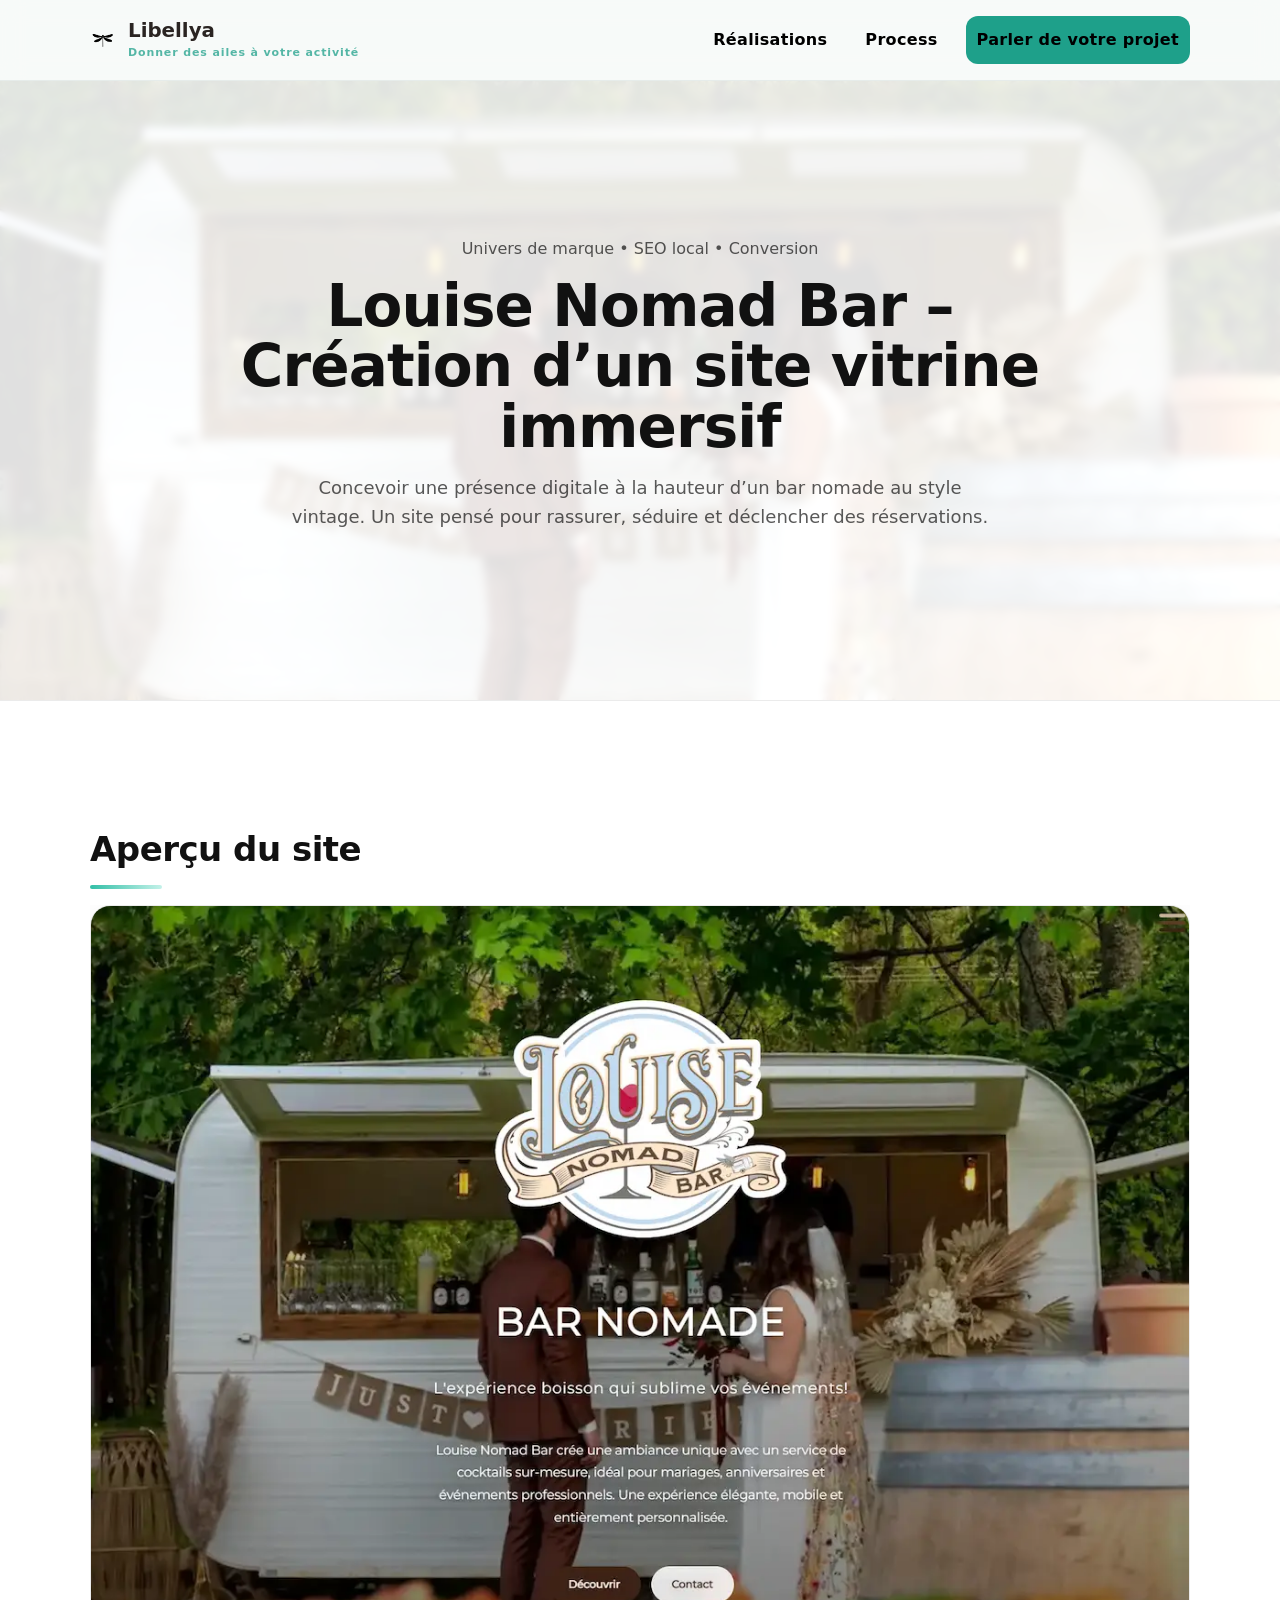
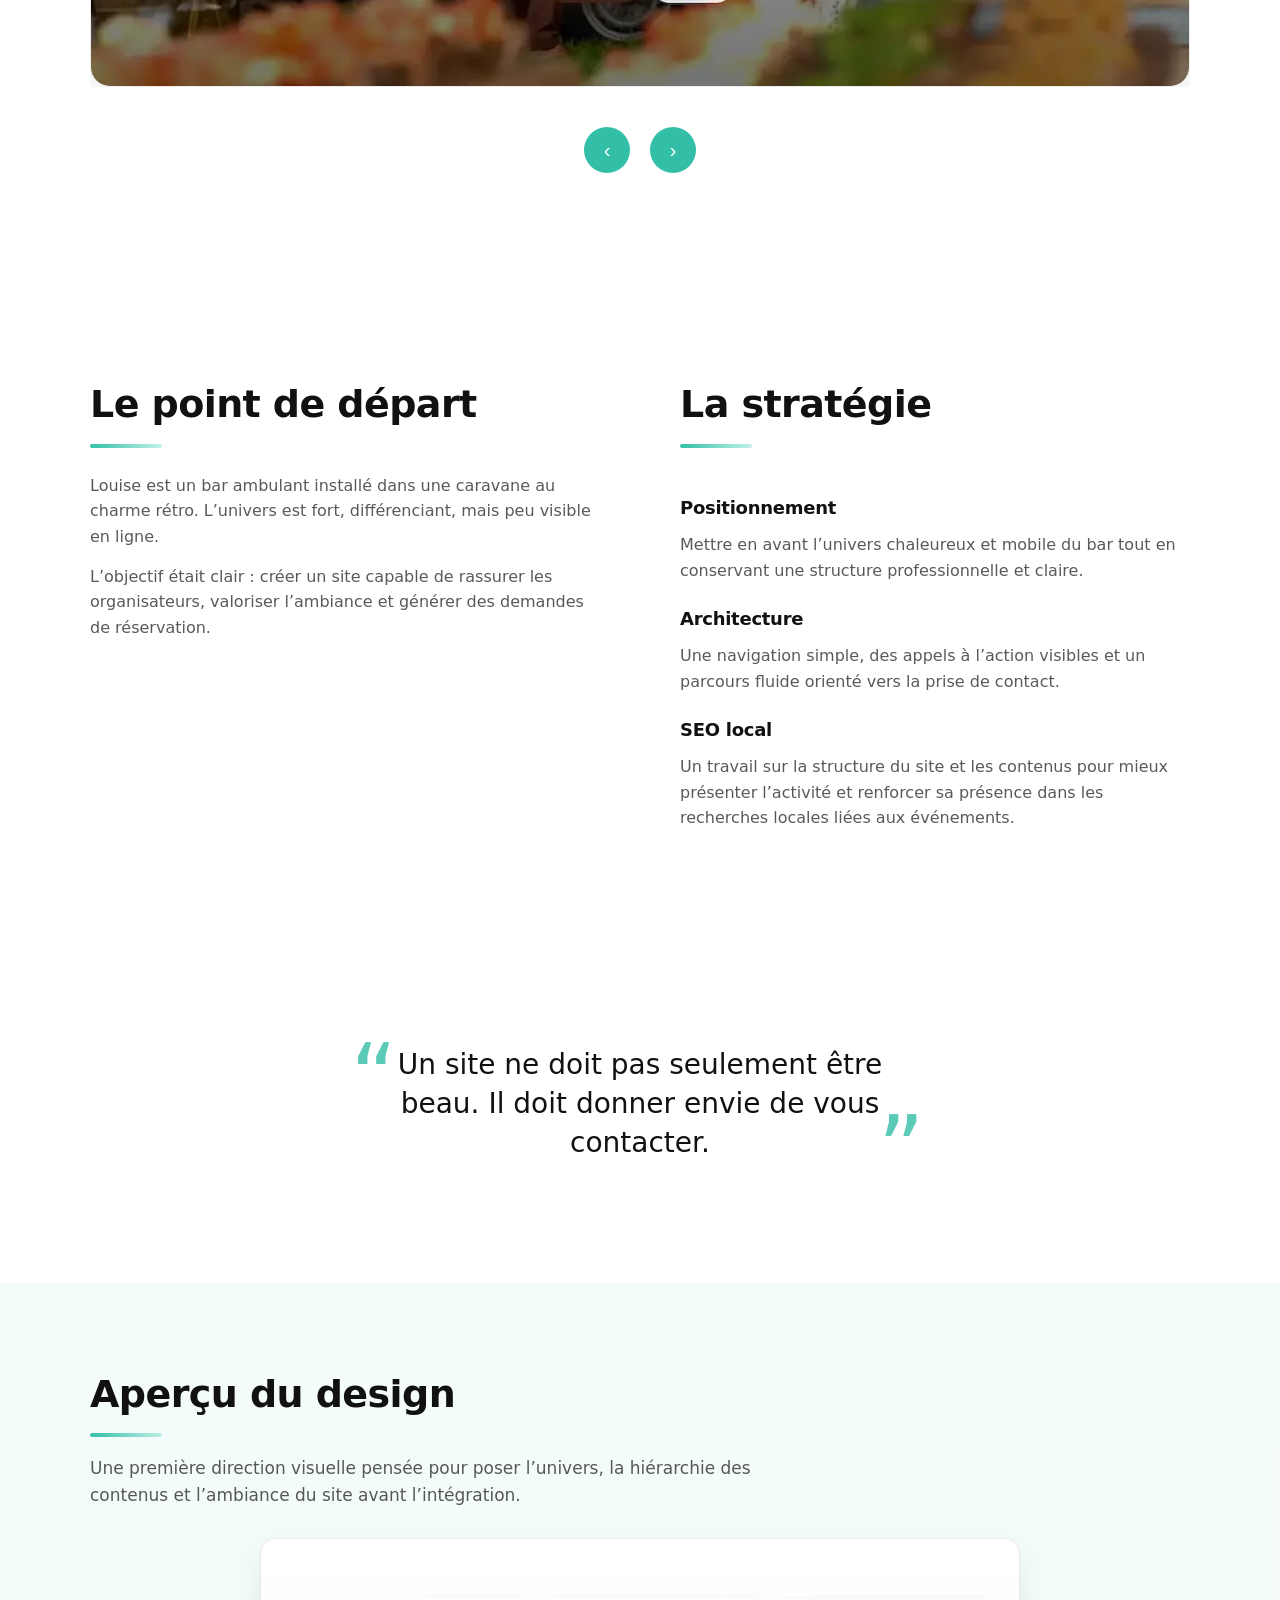
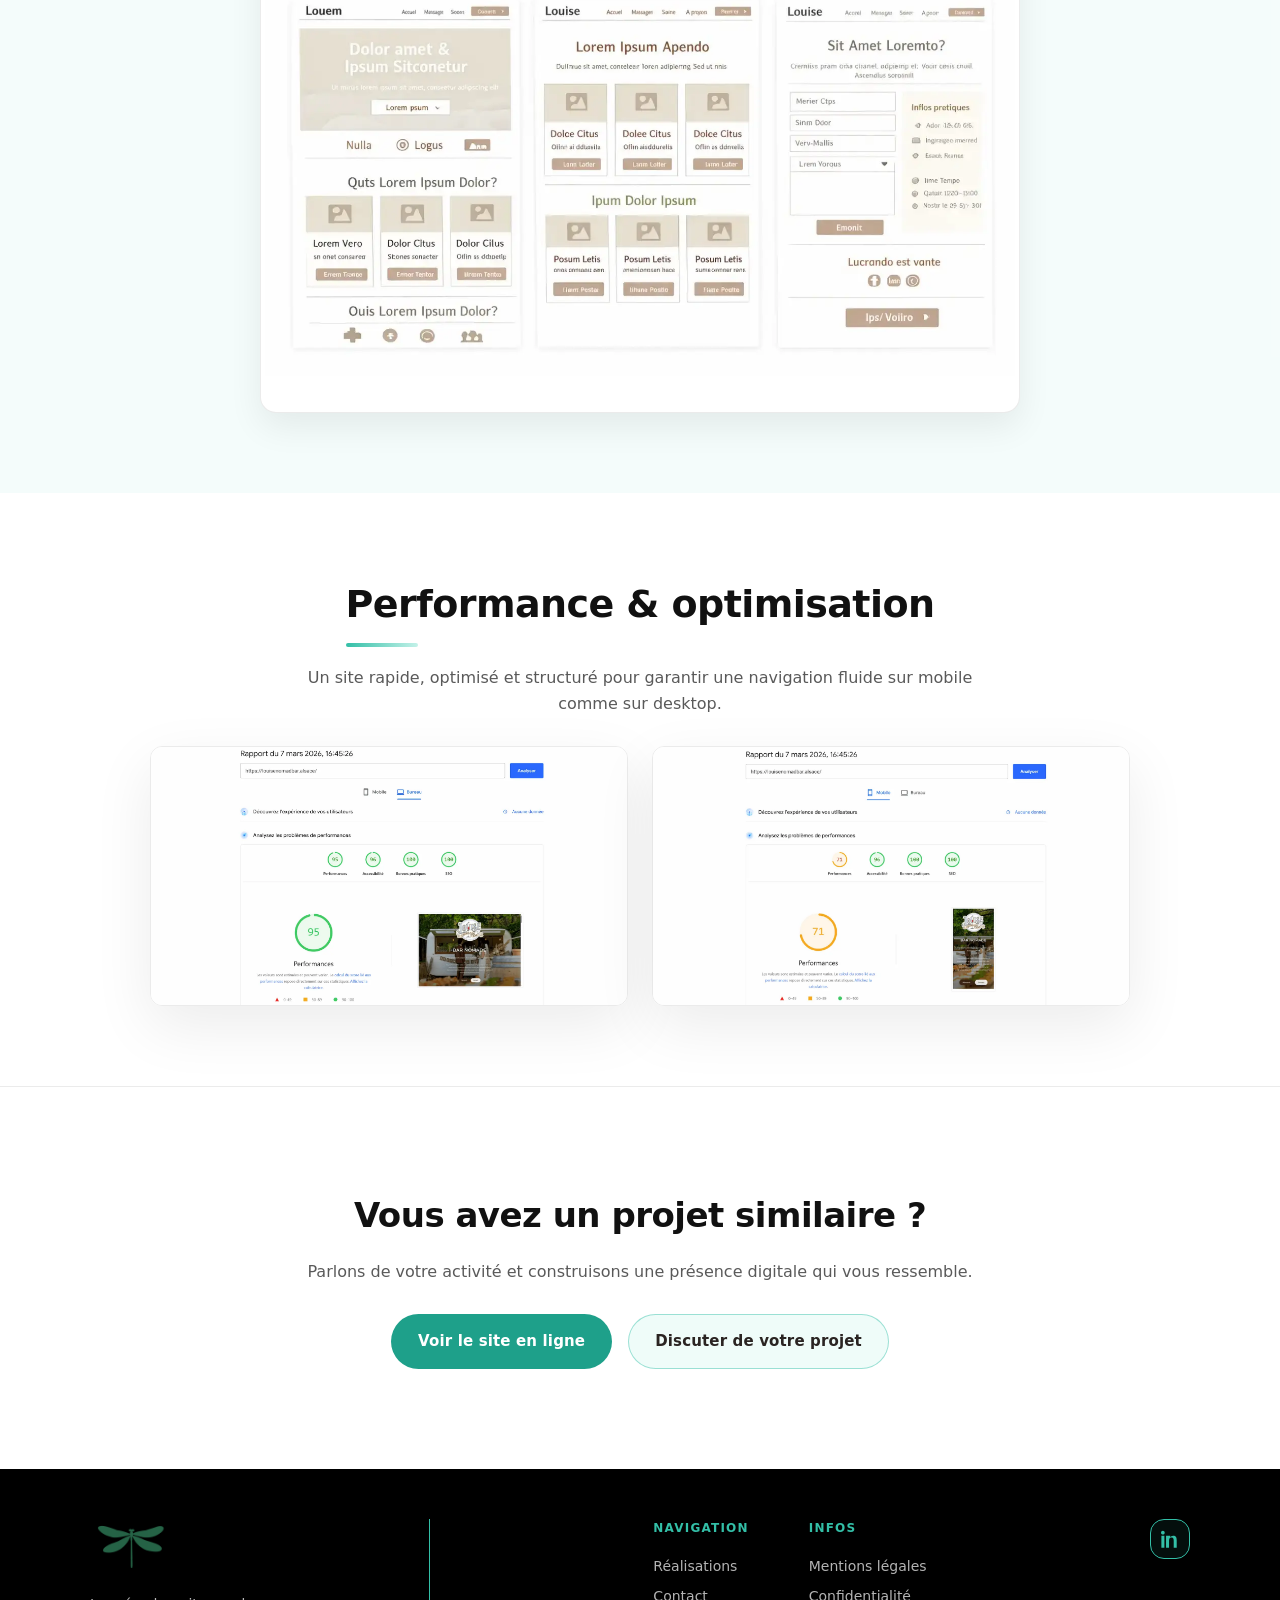
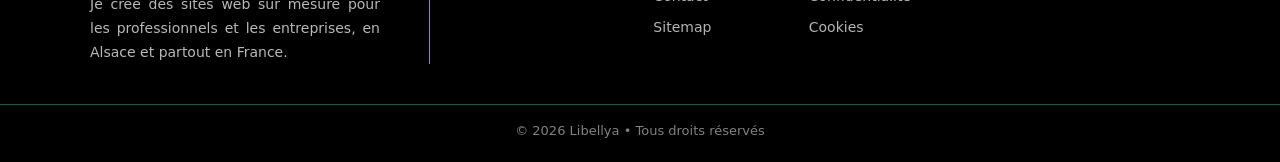
<file: realisations/louise-nomad-bar-site-web.html>
<!doctype html>
<html lang="fr">
  <head>
    <!-- =========================
       META
       ========================= -->
    <meta charset="utf-8" />
    <meta name="viewport" content="width=device-width, initial-scale=1" />

    <title>
      Louise Nomad Bar | Création de site vitrine & SEO local | Libellya
    </title>

    <meta
      name="description"
      content="Projet Louise Nomad Bar : création d’un site vitrine immersif pensé pour valoriser l’univers de marque, rassurer les visiteurs et faciliter les réservations."
    />
    <meta name="robots" content="index,follow" />
    <meta name="author" content="Libellya" />
    <meta name="theme-color" content="#255f48" />

    <link
      rel="canonical"
      href="https://libellya.fr/realisations/louise-nomad-bar-site-web.html"
    />

    <!-- =========================
       OPEN GRAPH
       ========================= -->
    <meta property="og:locale" content="fr_FR" />
    <meta property="og:site_name" content="Libellya" />
    <meta property="og:type" content="website" />
    <meta property="og:title" content="Louise Nomad Bar | Projet Libellya" />
    <meta
      property="og:description"
      content="Création d’un site vitrine immersif pensé pour valoriser l’univers, rassurer les visiteurs et faciliter les réservations."
    />
    <meta
      property="og:url"
      content="https://libellya.fr/realisations/louise-nomad-bar-site-web.html"
    />
    <meta
      property="og:image"
      content="https://libellya.fr/assets/realisations/assets-louise-nomad-bar/louise-nomad-bar-site-web.webp"
    />
    <meta
      property="og:image:alt"
      content="Projet Louise Nomad Bar réalisé par Libellya"
    />

    <!-- =========================
       FAVICON
       ========================= -->
    <link rel="icon" type="image/png" href="/favicon-96x96.png" sizes="96x96" />
    <link rel="icon" type="image/svg+xml" href="/favicon.svg" />
    <link rel="shortcut icon" href="/favicon.ico" />
    <link rel="apple-touch-icon" sizes="180x180" href="/apple-touch-icon.png" />
    <meta name="apple-mobile-web-app-title" content="Libellya" />
    <link rel="manifest" href="/site.webmanifest" />

    <!-- =========================
       CSS
       ========================= -->
    <link rel="stylesheet" href="/styles/styles.css" />
    <link rel="stylesheet" href="/styles/project.css" />


    <script type="application/ld+json">
{
  "@context": "https://schema.org",
  "@type": "WebPage",
  "@id": "https://libellya.fr/realisations/louise-nomad-bar-site-web.html",
  "url": "https://libellya.fr/realisations/louise-nomad-bar-site-web.html",
  "name": "Louise Nomad Bar | Création de site vitrine & SEO local | Libellya",
  "description": "Projet Louise Nomad Bar : création d’un site vitrine immersif pensé pour valoriser l’univers de marque, rassurer les visiteurs et faciliter les réservations.",
  "inLanguage": "fr",
  "isPartOf": {
    "@type": "WebSite",
    "@id": "https://libellya.fr/#website",
    "name": "Libellya",
    "url": "https://libellya.fr/"
  },
  "about": {
    "@type": "CreativeWork",
    "name": "Projet Louise Nomad Bar",
    "description": "Création d’un site vitrine immersif pour un bar nomade vintage, pensé pour présenter l’activité, rassurer les visiteurs et encourager les demandes de réservation.",
    "url": "https://louisenomadbar.alsace",
    "image": [
      "https://libellya.fr/assets/realisations/assets-louise-nomad-bar/louise-nomad-bar-site-web.webp",
      "https://libellya.fr/assets/realisations/assets-louise-nomad-bar/louise-nomad-bar-maquette.webp"
    ],
    "creator": {
      "@type": "Person",
      "name": "Cécilia",
      "worksFor": {
        "@type": "Organization",
        "name": "Libellya"
      }
    },
    "publisher": {
      "@type": "Organization",
      "name": "Libellya",
      "url": "https://libellya.fr/"
    },
    "keywords": [
      "site vitrine",
      "création de site web",
      "seo local",
      "bar nomade",
      "mariage",
      "événementiel"
    ]
  }
}
</script>
  </head>

  <body>
    <!-- =========================
         HEADER
         ========================= -->
    <a class="skip-link" href="#main">Aller au contenu</a>
    <div class="site-header" data-include="/components/header.html"></div>

    <!-- =========================
         MAIN
         ========================= -->
    <main id="main" class="project">
      <!-- =========================
           HERO
           ========================= -->
      <section class="project-hero">
        <div class="project-hero-media">
          <img
            src="/assets/realisations/assets-louise-nomad-bar/caravane_couple_de_maries_exterieur.webp"
            alt="Louise Nomad Bar caravane vintage"
            width="1600"
            height="900"
            fetchpriority="high"
          />
        </div>

        <div class="project-hero-content">
          <div class="container">
            <p class="project-meta">
              Univers de marque <span>•</span> SEO local
              <span>•</span> Conversion
            </p>

            <h1>Louise Nomad Bar – Création d’un site vitrine immersif</h1>

            <p class="project-intro">
              Concevoir une présence digitale à la hauteur d’un bar nomade au
              style vintage. Un site pensé pour rassurer, séduire et déclencher
              des réservations.
            </p>
          </div>
        </div>
      </section>

      <!-- =========================
           CAROUSEL
           ========================= -->
      <section class="project-carousel">
        <div class="container">
          <h2 class="carousel-title">Aperçu du site</h2>

          <div class="carousel-viewport" id="louiseCarousel">
            <div class="carousel-track">
              <img
                src="/assets/realisations/assets-louise-nomad-bar/louise-nomad-bar-site-accueil.webp"
                alt="Page d'accueil du site Louise Nomad Bar"
                width="1200"
                height="675"
                loading="lazy"
              />
              <img
                src="/assets/realisations/assets-louise-nomad-bar/louise-nomad-bar-section-presentation.webp"
                alt="Page d'accueil du site Louise Nomad Bar section présentation"
                width="1200"
                height="675"
                loading="lazy"
              />
              <img
                src="/assets/realisations/assets-louise-nomad-bar/louise-nomad-bar-section-prestation.webp"
                alt="Page d'accueil du site Louise Nomad Bar section prestation"
                width="1200"
                height="675"
                loading="lazy"
              />
              <img
                src="/assets/realisations/assets-louise-nomad-bar/louise-nomad-bar-section-fonctionnement.webp"
                alt="Page d'accueil du site Louise Nomad Bar fonctionnement"
                width="1200"
                height="675"
                loading="lazy"
              />
              <img
                src="/assets/realisations/assets-louise-nomad-bar/louise-nomad-bar-section-avis.webp"
                alt="Page d'accueil du site Louise Nomad Bar témoignages"
                width="1200"
                height="675"
                loading="lazy"
              />
              <img
                src="/assets/realisations/assets-louise-nomad-bar/louise-nomad-bar-section-formulaire.webp"
                alt="Page d'accueil du site Louise Nomad Bar formulaire"
                width="1200"
                height="675"
                loading="lazy"
              />
              <img
                src="/assets/realisations/assets-louise-nomad-bar/louise-nomad-bar-footer.webp"
                alt="Page d'accueil du site Louise Nomad Bar bas de page"
                width="1200"
                height="675"
                loading="lazy"
              />
              <img
                src="/assets/realisations/assets-louise-nomad-bar/louise-nomad-bar-nos-partenaires.webp"
                alt="Page des partenaires Louise Nomad Bar"
                width="1200"
                height="675"
                loading="lazy"
              />
              <img
                src="/assets/realisations/assets-louise-nomad-bar/louise-nomad-bar-lieux-de-mariage.webp"
                alt="Page des lieux emblématiques Louise Nomad Bar"
                width="1200"
                height="675"
                loading="lazy"
              />
              <img
                src="/assets/realisations/assets-louise-nomad-bar/louise-nomad-bar-section-presentation-mariage.webp"
                alt="Page mariage Louise Nomad Bar"
                width="1200"
                height="675"
                loading="lazy"
              />
              <img
                src="/assets/realisations/assets-louise-nomad-bar/louise-nomad-bar-evenements.webp"
                alt="Page événements Louise Nomad Bar"
                width="1200"
                height="675"
                loading="lazy"
              />
            </div>
          </div>

          <div class="carousel-controls">
            <button
              class="carousel-btn prev"
              type="button"
              aria-label="Précédent"
            >
              ‹
            </button>
            <button
              class="carousel-btn next"
              type="button"
              aria-label="Suivant"
            >
              ›
            </button>
          </div>
        </div>
      </section>

      <!-- =========================
           PRÉSENTATION DU PROJET
           ========================= -->
      <section class="project-section">
        <div class="container project-grid-2">
          <div class="project-col">
            <h2>Le point de départ</h2>
            <p>
              Louise est un bar ambulant installé dans une caravane au charme
              rétro. L’univers est fort, différenciant, mais peu visible en
              ligne.
            </p>
            <p>
              L’objectif était clair : créer un site capable de rassurer les
              organisateurs, valoriser l’ambiance et générer des demandes de
              réservation.
            </p>
          </div>

          <div class="project-col">
            <h2>La stratégie</h2>

            <h3>Positionnement</h3>
            <p>
              Mettre en avant l’univers chaleureux et mobile du bar tout en
              conservant une structure professionnelle et claire.
            </p>

            <h3>Architecture</h3>
            <p>
              Une navigation simple, des appels à l’action visibles et un
              parcours fluide orienté vers la prise de contact.
            </p>

            <h3>SEO local</h3>
            <p>
              Un travail sur la structure du site et les contenus pour mieux
              présenter l’activité et renforcer sa présence dans les recherches
              locales liées aux événements.
            </p>
          </div>
        </div>
      </section>

      <!-- =========================
           QUOTE
           ========================= -->
      <section class="project-section project-quote-section">
        <div class="container">
          <blockquote class="project-quote">
            Un site ne doit pas seulement être beau. Il doit donner envie de
            vous contacter.
          </blockquote>
        </div>
      </section>

      <!-- =========================
           APERÇU DESIGN
           ========================= -->
      <section class="project-section project-section--alt">
        <div class="container">
          <h2>Aperçu du design</h2>
          <p class="project-section-intro">
            Une première direction visuelle pensée pour poser l’univers, la
            hiérarchie des contenus et l’ambiance du site avant l’intégration.
          </p>

          <div class="project-images project-images--single">
            <img
              src="/assets/realisations/assets-louise-nomad-bar/louise-nomad-bar-maquette.webp"
              alt="Aperçu de la maquette du site Louise Nomad Bar"
              loading="lazy"
            />
          </div>
        </div>
      </section>

      <!-- =========================
           PERFORMANCE
           ========================= -->
      <section class="project-section">
        <div class="container project-performance">
          <h2>Performance & optimisation</h2>

          <p>
            Un site rapide, optimisé et structuré pour garantir une navigation
            fluide sur mobile comme sur desktop.
          </p>

          <div class="project-pagespeed-grid">
            <img
              src="/assets/realisations/assets-louise-nomad-bar/louise-nomad-bar-performance-desktop.webp"
              alt="Score PageSpeed sur ordinateur Louise Nomad Bar"
              class="project-pagespeed"
            />
            <img
              src="/assets/realisations/assets-louise-nomad-bar/louise-nomad-bar-performance-mobile.webp"
              alt="Score PageSpeed sur mobile Louise Nomad Bar"
              class="project-pagespeed"
            />
          </div>
        </div>
      </section>

      <!-- =========================
           CTA FINAL
           ========================= -->
      <section class="project-cta">
        <div class="container">
          <h2>Vous avez un projet similaire ?</h2>
          <p>
            Parlons de votre activité et construisons une présence digitale qui
            vous ressemble.
          </p>

          <div class="project-buttons">
            <a
              href="https://louisenomadbar.alsace"
              target="_blank"
              rel="noopener"
              class="btn btn--primary"
            >
              Voir le site en ligne
            </a>

            <a href="/#contact" class="btn btn--ghost">
              Discuter de votre projet
            </a>
          </div>
        </div>
      </section>
    </main>

    <!-- =========================
         FOOTER
         ========================= -->
    <div data-include="/components/footer.html"></div>

    <!-- =========================
         SCRIPTS
         ========================= -->
    <script src="/js/includes.js"></script>
    <script src="/js/main.js"></script>
  </body>
</html>
</file>
<file: styles/styles.css>
/* =========================================================
   Libellya — styles.css 
   ========================================================= */

/* =========================
   00 — FONT
   ========================= */
@import url('https://fonts.googleapis.com/css2?family=Bebas+Neue&display=swap');

/* =========================
   01 — VARIABLES
   ========================= */
:root {
  /* Neutres */
  --bg: #f7faf9;
  --surface: #ffffff;
  --text: #2a2422;
  --muted: #6b6662;
  --border: #e6ecea;

  /* Mint */
  --mint-500: #7be1ce;
  --mint-600: #33bfa7;
  --mint-700: #1ea08a;
  --mint-soft: rgba(123, 225, 206, 0.16);

  /* Dark */
  --dark-900: #0b0c10;
  --dark-850: #0f1214;
  --dark-800: #12151a;
  --dark-700: #1a1f26;

  /* Typo (harmonisée) */
  --fs-body: 16px;
  --fs-lead: 18px;
  --fs-h2: clamp(30px, 3.2vw, 42px);
  --fs-h3: 20px;

  --lh: 1.65;

  /* Layout */
  --max: 1100px;

  /* UI */
  --radius: 16px;
  --radius-lg: 24px;
  --shadow: 0 10px 30px rgba(0, 0, 0, 0.06);
  --shadow-2: 0 18px 42px rgba(0, 0, 0, 0.08);

  /* Focus */
  --focus: rgba(51, 191, 167, 0.35);
}

/* =========================
   02 — RESET + BASE
   ========================= */
*,
*::before,
*::after {
  box-sizing: border-box;
}

html:focus-within {
  scroll-behavior: smooth;
}

body {
  margin: 0;
  overflow-x: hidden;
  font-family:
    ui-sans-serif,
    system-ui,
    -apple-system,
    Segoe UI,
    Roboto,
    Arial,
    'Apple Color Emoji',
    'Segoe UI Emoji';
  font-size: var(--fs-body);
  line-height: var(--lh);
  background: var(--bg);
  color: var(--text);
}

img {
  max-width: 100%;
  height: auto;
  display: block;
}

a {
  color: inherit;
  text-decoration: none;
}

.container {
  width: min(100% - 32px, var(--max));
  margin: 0 auto;
}

/* Accessibilité */
.skip-link {
  position: absolute;
  left: -999px;
  top: 8px;
  background: var(--surface);
  border: 1px solid var(--border);
  padding: 8px 12px;
  border-radius: 10px;
}
.skip-link:focus {
  left: 16px;
  z-index: 9999;
}

:focus-visible {
  outline: 3px solid var(--focus);
  outline-offset: 3px;
}

.muted {
  color: var(--muted);
}

/* ancres pas cachées par le header sticky */
section[id] {
  scroll-margin-top: 90px;
}

/* =========================
   03 — TYPOGRAPHIE 
   ========================= */
h1,
h2,
h3 {
  margin: 0;
  letter-spacing: -0.01em;
}

p {
  margin: 0;
}

.section__head {
  margin-bottom: 26px;
}

.section__head--center {
  text-align: center;
}

.section__head h2 {
  margin: 0 0 14px;
  font-size: var(--fs-h2);
  line-height: 1.15;
  font-weight: 700;
  color: var(--mint-700);
}

.section__head p {
  color: var(--muted);
  max-width: 72ch;
}

/* liens “contenu” (pas nav/boutons) : discret */
main a:not(.btn):not(.project-card) {
  text-decoration-thickness: 2px;
  text-underline-offset: 4px;
}
main a:not(.btn):not(.project-card):hover {
  text-decoration: underline;
}

/* =========================
   04 — BOUTONS
   ========================= */
.btn {
  display: inline-flex;
  align-items: center;
  justify-content: center;
  gap: 10px;
  border-radius: 14px;
  padding: 12px 16px;
  font-weight: 600;
  font-size: 15px;
  letter-spacing: 0.01em;
  border: 1px solid transparent;
  cursor: pointer;
  text-decoration: none !important;
  transition:
    transform 0.08s ease,
    background 0.15s ease,
    border-color 0.15s ease,
    color 0.15s ease,
    box-shadow 0.15s ease;
}
.btn:active {
  transform: translateY(1px);
}

.btn--primary {
  background: var(--mint-700);
  color: #fff;
}
.btn--primary:hover {
  background: var(--mint-600);
  color: #000;
}

.btn--ghost {
  background: rgba(123, 225, 206, 0.12);
  border: 1px solid rgba(51, 191, 167, 0.45);
  color: var(--text);
}
.btn--ghost:hover {
  background: rgba(123, 225, 206, 0.22);
  border-color: rgba(51, 191, 167, 0.75);
}

.btn--sm {
  padding: 10px 14px;
  border-radius: 999px;
  font-weight: 600;
}

/* =========================
   05 — HEADER / NAV / BURGER
   ========================= */
.header {
  position: relative;
  top: 0;
  z-index: 50;
  background: rgba(247, 250, 249, 0.88);
  backdrop-filter: blur(12px);
  border-bottom: 1px solid var(--border);
}

.header__inner {
  display: flex;
  align-items: center;
  justify-content: space-between;
  padding: 16px 0;
  gap: 16px;
}
/*pour que le header soit magantique */
.site-header {
  position: sticky;
  top: 0;
  z-index: 999;
}
.site-header > .header {
  position: relative; /* laisse la gestion sticky au wrapper */
}

/* Logo */
.logo {
  display: inline-flex;
  align-items: center;
  gap: 12px;
  font-weight: 600;
  transition: transform 0.2s ease;
}
.logo:hover {
  transform: scale(1.02);
  text-decoration: none !important;
}

.logo__mark {
  display: grid;
  place-items: center;
  width: 26px;
  height: 26px;
  flex-shrink: 0;
}
.logo__mark img {
  width: 100%;
  height: 100%;
  object-fit: contain;
}

.logo__content {
  display: flex;
  flex-direction: column;
  line-height: 1.1;
}
.logo__text {
  white-space: nowrap;
  font-size: clamp(17px, 1.55vw, 21px);
  line-height: 1;
}
.logo__tagline {
  margin-top: 3px;
  font-size: 11px;
  letter-spacing: 0.08em;
  font-weight: 600;
  white-space: nowrap;
  color: var(--mint-700);
  opacity: 0.75;
  display: block;
  margin-top: 6px;
}

/* Nav desktop */
.nav {
  display: flex;
  align-items: center;
  gap: 18px;
}

/* Pas de traits au hover sur la nav */
.nav a,
.nav button,
.menu a,
.menu button,
.burger {
  text-decoration: none;
}

/* Items nav */
.nav a,
.nav__dropbtn {
  font: inherit;
  font-weight: 600;
  font-size: 16px;
  letter-spacing: 0.02em;
  color: black;
  padding: 10px 10px;
  border-radius: 12px;
  transition:
    background 0.55s ease,
    color 0.15s ease;
}

.nav a:hover,
.nav__dropbtn:hover {
  color: var(--mint-600);
  background: rgba(249, 249, 249, 0.14);
}

/* Dropdown */
.nav__dropdown {
  position: relative;
  display: inline-block;
}

.nav__dropbtn {
  background: none;
  border: 0;
  cursor: pointer;
}

/* Dropdown content */
.nav__dropdown-content {
  position: absolute;
  top: calc(100% + 10px);
  left: -10px;
  min-width: 270px;
  background: rgba(255, 255, 255, 0.96);
  backdrop-filter: blur(10px);
  border: 1px solid var(--border);
  border-radius: 14px;
  box-shadow: var(--shadow-2);
  padding: 10px;
  z-index: 200;

  /* 👇 au lieu de display:none */
  opacity: 0;
  visibility: hidden;
  transform: translateY(-6px);
  transition:
    opacity 160ms ease,
    transform 160ms ease,
    visibility 160ms ease;
}

/* Zone tampon invisible pour éviter la fermeture */
@media (hover: hover) {
  .nav__dropdown::after {
    content: '';
    position: absolute;
    top: 100%;
    left: 0;
    width: 100%;
    height: 14px;
  }

  .nav__dropdown:hover .nav__dropdown-content,
  .nav__dropdown:focus-within .nav__dropdown-content {
    opacity: 1;
    visibility: visible;
    transform: translateY(0);
  }
}

.nav__dropdown-content a {
  display: block;
  padding: 10px 12px;
  border-radius: 12px;
  color: var(--text);
  font-weight: 600;
  transition: background 0.15s ease;
}

.nav__dropdown-content a:hover {
  background: rgba(11, 179, 148, 0.16);
}

/* Burger  */
.burger {
  display: none;
  border: 1px solid var(--border);
  background: var(--surface);
  border-radius: 999px;
  padding: 14px 18px;
  min-height: 46px;
  cursor: pointer;
  transition:
    background 0.15s ease,
    border-color 0.15s ease;
}
.burger:hover {
  background: rgba(123, 225, 206, 0.12);
  border-color: rgba(51, 191, 167, 0.35);
}

.burger__bar {
  display: block;
  width: 22px;
  height: 2px;
  background: var(--text);
  margin: 4px 0;
  border-radius: 2px;
}

/* Label burger (sr-only) conservé proprement */
.sr-only {
  position: absolute;
  width: 1px;
  height: 1px;
  padding: 0;
  overflow: hidden;
  clip: rect(0, 0, 0, 0);
  white-space: nowrap;
  border: 0;
}

/* Menu mobile */
.menu {
  border-top: 1px solid var(--border);
  background: var(--bg);
}
.menu__inner {
  display: grid;
  gap: 10px;
  padding: 14px 0 18px;
}
.menu__inner a,
.menu__inner .nav__dropbtn {
  padding: 12px 14px;
  border: 1px solid var(--border);
  border-radius: 14px;
  background: var(--surface);
  font-weight: 600;
  color: var(--text);
}

/* Responsive header */
@media (max-width: 820px) {
  .nav {
    display: none;
  }
  .burger {
    display: inline-flex;
  }
  .burger__label {
    display: none;
  }
  .menu__inner .btn--primary {
    background: var(--mint-600);
    color: #fff;
    border: 1px solid var(--mint-600);
  }
  /* a voir si je lenleve si sa bug sur le telephone 
  .logo__tagline {
    display: none;
  } */

  .logo__text {
    white-space: normal;
  }
}
@media (max-width: 820px) and (hover: hover) {
  .menu__inner .btn--primary:hover {
    background: transparent;
    color: var(--mint-600);
    border: 1px solid var(--mint-600);
  }
}

@media (max-width: 820px) {
  .menu__inner .nav__dropdown {
    width: 100%;
  }

  .menu__inner .nav__dropbtn {
    width: 100%;
    text-align: left;
    display: block;
  }
  .menu .nav__dropdown-content {
    display: grid;
    gap: 10px;
  }
  .menu__inner a,
  .menu__inner .nav__dropbtn {
    font-size: 16px;
    font-weight: 600;
    line-height: 1.3;
  }
}

/* =========================
   06 — SECTIONS (GLOBAL)
   ========================= */
.section {
  padding: 90px 0;
}

.section--alt {
  background: #fff;
  border-top: none;
  border-bottom: none;
}

.section--white,
.section--realisations,
.section--quote,
.section--faq {
  background: #fff;
}

/* Responsive sections */
@media (max-width: 768px) {
  .section {
    padding: 72px 0;
  }
}

/* =========================
   07 — HERO (DARK)
   ========================= */
.hero {
  padding: 120px 0 110px;
  color: #fff;
  background:
    radial-gradient(
      900px 520px at 50% 0%,
      rgba(51, 191, 167, 0.38),
      transparent 60%
    ),
    radial-gradient(
      700px 420px at 18% 24%,
      rgba(51, 191, 167, 0.22),
      transparent 62%
    ),
    linear-gradient(
      135deg,
      var(--dark-900),
      var(--dark-800) 55%,
      var(--dark-700)
    );
  border-bottom: 1px solid rgba(255, 255, 255, 0.08);
}

.hero__inner {
  display: grid;
  grid-template-columns: 1fr;
  justify-items: center;
}

.hero__content {
  text-align: center;
  max-width: 920px;
}

.kicker {
  display: inline-block;
  max-width: 100%;
  white-space: normal;
  color: #fff;
  background: rgba(255, 255, 255, 0.08);
  border: 1px solid rgba(255, 255, 255, 0.14);
  padding: 8px 12px;
  border-radius: 999px;
  font-weight: 650;
  font-size: 13px;
  margin-bottom: 24px;
}

/* titre */
.hero__title {
  margin: 34px 0 20px;
  font-size: clamp(34px, 4.5vw, 54px);
  line-height: 1.08;
  font-weight: 850;
  letter-spacing: -0.02em;
  text-wrap: balance;
  text-align: center;
  font-weight: 700;
}

.hero__intro {
  font-family: 'Bebas Neue', sans-serif;
  font-weight: 500;
  text-transform: uppercase;
  font-size: clamp(44px, 6.4vw, 76px);
  line-height: 0.9;
  letter-spacing: 0;
  display: inline-block;
  margin-right: 0.08em;
}

.hero__title .accent {
  color: var(--mint-600);
}

.hero-words {
  position: relative;
  display: inline-block;
  vertical-align: baseline;
}

.hero-words::before {
  content: 'déclenche des contacts';
  visibility: hidden;
  white-space: nowrap;
}

.hero-words .word {
  position: absolute;
  left: 0;
  top: 0;
  white-space: nowrap;
  opacity: 0;
  color: var(--mint-600);
  animation: wordFade 6s ease-in-out infinite;
  will-change: opacity, transform;
}

.hero-words .word-1 {
  animation-delay: 0s;
  font-weight: 800;
}

.hero-words .word-2 {
  animation-delay: 3s;
  font-weight: 800;
}

@keyframes wordFade {
  0% {
    opacity: 0;
    transform: translateY(6px);
  }
  12% {
    opacity: 1;
    transform: translateY(0);
  }
  42% {
    opacity: 1;
    transform: translateY(0);
  }
  54% {
    opacity: 0;
    transform: translateY(-6px);
  }
  100% {
    opacity: 0;
  }
}

.lead {
  margin: 18px auto 32px;
  color: #fff;
  font-size: var(--fs-lead);
  max-width: 66ch;
}

.hero__cta {
  display: flex;
  flex-wrap: wrap;
  gap: 14px;
  justify-content: center;
}

/* CTA adaptés au dark */
.hero .btn--primary {
  background: var(--mint-600);
  color: #ffffff;
  box-shadow: 0 18px 42px rgba(0, 0, 0, 0.35);
}

.hero .btn--primary:hover {
  background: rgb(255, 255, 255);
  color: var(--mint-600);
}

.hero .btn--ghost {
  background: rgba(255, 255, 255, 0.06);
  border-color: rgba(255, 255, 255, 0.16);
  color: #fff;
}

.hero .btn--ghost:hover {
  border-color: rgba(255, 255, 255, 0.22);
  color: var(--mint-600);
}

/* Responsive hero */
@media (max-width: 768px) {
  .kicker {
    font-size: 12px;
    font-weight: 500;
    letter-spacing: 0.02em;
  }
  .hero {
    padding: 90px 0 70px;
  }

  .hero__title {
    margin: 28px 0 0;
    letter-spacing: -0.01em;
  }

  .hero__intro {
    font-size: clamp(34px, 11vw, 56px);
    line-height: 0.9;
  }

  .hero-words {
    margin-top: 12px;
    min-height: 2.5em;
    font-size: clamp(24px, 7.5vw, 34px);
    line-height: 1;
  }

  .hero-words .word {
    white-space: nowrap;
    max-width: none;
    font-size: clamp(22px, 6.8vw, 34px);
  }

  .lead {
    margin: -2px auto 24px;
    font-size: 16px;
    line-height: 1.45;
  }
}
/* =========================
   08 — PILIERS 
   ========================= */

.approach {
  padding: 8px 0;
}

.approach__head {
  max-width: 860px;
  margin: 0 auto 28px;
  text-align: center;
}

.approach__kicker {
  display: inline-block;
  margin: 0 0 12px;
  padding: 8px 12px;
  border-radius: 999px;
  font-weight: 700;
  font-size: 12px;
  letter-spacing: 0.08em;
  text-transform: uppercase;
  color: var(--text);
  background: rgba(123, 225, 206, 0.14);
  border: 1px solid rgba(51, 191, 167, 0.22);
}

.approach__head h2 {
  margin: 0 0 12px;
  font-size: clamp(30px, 4vw, 52px);
  line-height: 1.08;
  letter-spacing: -0.02em;
  color: var(--mint-600);
  text-wrap: balance;
}

.approach__lead {
  margin: 0 auto;
  max-width: 70ch;
  font-size: clamp(16px, 1.7vw, 18px);
  line-height: 1.75;
  color: var(--muted);
}

.approach__grid {
  display: grid;
  grid-template-columns: repeat(3, minmax(0, 1fr));
  gap: 24px;
  margin-top: 28px;
}

.approach {
  background: #fff;
  border: 1px solid rgba(0, 0, 0, 0.08);
  border-radius: 26px;
  padding: 22px 22px;
  box-shadow: 0 18px 45px rgba(0, 0, 0, 0.06);
  transition:
    transform 0.25s ease,
    box-shadow 0.25s ease,
    border-color 0.25s ease;
}

.approach__top {
  display: flex;
  align-items: center;
  gap: 12px;
  margin-bottom: 10px;
}

.approach__icon {
  width: 38px;
  height: 38px;
  border-radius: 14px;
  display: grid;
  place-items: center;
  font-weight: 900;
  color: var(--mint-700);
  background: rgba(123, 225, 206, 0.12);
  border: 1px solid rgba(51, 191, 167, 0.22);
}

.approach h3 {
  margin: 0;
  font-size: 20px;
  letter-spacing: -0.02em;
  color: var(--text);
}

.approach__desc {
  margin: 0 0 12px;
  color: var(--muted);
  line-height: 1.7;
}

.approach__list {
  margin: 0;
  padding-left: 18px;
  color: var(--muted);
}

.approach__list li {
  margin: 6px 0;
}

@media (hover: hover) {
  .approach:hover {
    transform: translateY(-2px);
    border-color: rgba(51, 191, 167, 0.25);
    box-shadow: 0 24px 70px rgba(0, 0, 0, 0.08);
  }
}

.approach__cta {
  display: flex;
  justify-content: center;
  margin-top: 22px;
}

/* Responsive */
@media (max-width: 900px) {
  .approach__head {
    text-align: center;
    margin-bottom: 18px;
    margin-left: auto;
    margin-right: auto;
  }

  .approach__grid {
    grid-template-columns: 1fr;
    gap: 14px;
  }

  .approach__cta {
    justify-content: center;
    margin-top: 16px;
  }
}

/* =========================
   PROCESS (dark + steps)
   ========================= */

.section--dark {
  background:
    radial-gradient(
      900px 420px at 20% 0%,
      rgba(30, 160, 138, 0.2),
      transparent 60%
    ),
    radial-gradient(
      700px 380px at 85% 10%,
      rgba(255, 255, 255, 0.08),
      transparent 55%
    ),
    linear-gradient(180deg, var(--dark-850) 0%, #0b0d0f 100%);
  border-top: 1px solid rgba(255, 255, 255, 0.08);
  border-bottom: 1px solid rgba(255, 255, 255, 0.08);
}

/* Head — centré automatiquement dans les sections */
.section--dark .section__head {
  text-align: center;
  max-width: 860px;
  margin: 0 auto 32px;
}

.section--dark .section__head h2 {
  margin: 0 0 12px;
  font-size: clamp(30px, 4vw, 52px);
  line-height: 1.08;
  letter-spacing: -0.02em;
  color: var(--mint-600);
  text-wrap: balance;
}

.section--dark .section__head p {
  margin: 0 auto;
  max-width: 65ch;
  color: #fff;
  font-size: clamp(16px, 1.7vw, 18px);
  line-height: 1.75;
  text-align: center;
}

/* Steps */
.steps {
  margin-top: 34px;
  padding: 0;
  list-style: none;
  display: grid;
  gap: 16px;
  position: relative;
}

.steps::before {
  content: '';
  position: absolute;
  left: 28px;
  top: 6px;
  bottom: 6px;
  width: 2px;
  background: linear-gradient(
    to bottom,
    rgba(51, 191, 167, 0.9),
    rgba(51, 191, 167, 0.08)
  );
  opacity: 0.55;
}

.steps__item {
  display: grid;
  grid-template-columns: 64px 1fr;
  gap: 16px;
  align-items: start;
  padding: 22px;
  border-radius: 22px;
  background: rgba(255, 255, 255, 0.05);
  border: 1px solid rgba(255, 255, 255, 0.1);
  box-shadow: 0 18px 60px rgba(0, 0, 0, 0.45);
  transition:
    transform 0.3s ease,
    border-color 0.3s ease,
    background 0.3s ease,
    box-shadow 0.3s ease;
}

.steps__num {
  width: 56px;
  height: 56px;
  border-radius: 18px;
  display: grid;
  place-items: center;
  font-weight: 600;
  font-size: 20px;
  letter-spacing: 0.04em;
  color: #fff;
  background: linear-gradient(
    135deg,
    rgba(123, 225, 206, 0.95),
    rgba(51, 191, 167, 0.92)
  );
  box-shadow: none;
}

.steps__item h3 {
  margin: 0 0 8px;
  font-size: 20px;
  letter-spacing: -0.02em;
  color: #fff;
}

.steps__item p {
  margin: 0;
  color: rgba(255, 255, 255, 0.78);
  line-height: 1.65;
  max-width: 75ch;
}
.steps__item strong {
  font-size: 0.9em;
}

@media (hover: hover) {
  .steps__item:hover {
    transform: translateY(-2px);
    border-color: rgba(51, 191, 167, 0.28);
    background: rgba(255, 255, 255, 0.07);
    box-shadow: 0 24px 80px rgba(0, 0, 0, 0.55);
  }
}

/* Mobile */
@media (max-width: 900px) {
  .steps::before {
    left: 24px;
  }
  .steps__item {
    grid-template-columns: 56px 1fr;
    padding: 18px;
  }
  .steps__num {
    width: 50px;
    height: 50px;
    border-radius: 16px;
  }
  .steps__item strong {
    font-size: 0.8em;
  }
}

/* =========================
   10 — REALISATIONS
   ========================= */

.section--realisations {
  position: relative;
  overflow: hidden;
  padding: 96px 0 48px;
  background: #fff;
}

/* Halo haut gauche */
.section--realisations::before {
  content: '';
  position: absolute;
  top: -800px;
  left: -800px;
  width: 2000px;
  height: 2000px;
  background: radial-gradient(
    circle at center,
    rgba(51, 191, 167, 0.32) 0%,
    rgba(51, 191, 167, 0.3) 18%,
    rgba(51, 191, 167, 0.2) 35%,
    rgba(51, 191, 167, 0.12) 50%,
    rgba(51, 191, 167, 0.06) 65%,
    rgba(51, 191, 167, 0.03) 75%,
    transparent 95%
  );
  filter: blur(140px);
  pointer-events: none;
}

/* Halo bas droite */
.section--realisations::after {
  content: '';
  position: absolute;
  bottom: -800px;
  right: -800px;
  width: 2000px;
  height: 2000px;
  background: radial-gradient(
    circle at center,
    rgba(51, 191, 167, 0.32) 0%,
    rgba(51, 191, 167, 0.3) 18%,
    rgba(51, 191, 167, 0.2) 35%,
    rgba(51, 191, 167, 0.12) 50%,
    rgba(51, 191, 167, 0.06) 65%,
    rgba(51, 191, 167, 0.03) 75%,
    transparent 95%
  );
  filter: blur(140px);
  pointer-events: none;
}

.section--realisations > .container {
  position: relative;
  z-index: 1;
}

/* Header */
.projects-head {
  max-width: 880px;
  margin: 0 auto 44px;
  text-align: center;
}

.projects-head h2 {
  margin: 0 0 12px;
  font-size: clamp(30px, 4vw, 52px);
  line-height: 1.08;
  letter-spacing: -0.02em;
  color: var(--mint-600);
  text-wrap: balance;
}

.projects-head p {
  margin: 0 auto 18px;
  max-width: 72ch;
  font-size: 18px;
  line-height: 1.75;
  color: rgba(14, 17, 19, 0.72);
}

/* Liste */
.projects-list {
  max-width: 1100px;
  margin: 0 auto;
  display: grid;
  gap: 34px;
}

/* Carte */
.project-row {
  display: grid;
  grid-template-columns: 1fr 1fr;
  align-items: center;
  border-radius: 32px;
  overflow: hidden;
  background: rgba(255, 255, 255, 0.9);
  backdrop-filter: blur(10px);
  box-shadow: 0 30px 80px rgba(0, 0, 0, 0.08);
  transition:
    transform 0.25s ease,
    box-shadow 0.25s ease,
    border-color 0.25s ease;
}

/* Image */
.project-row__image {
  position: relative;
  display: block;
  aspect-ratio: 16 / 10;
  background: var(--bg) center / cover no-repeat;
  border-radius: 32px;
  margin: 24px;
  box-shadow: 0 18px 50px rgba(0, 0, 0, 0.18);
  z-index: 2;
  overflow: hidden;
}

/* Contenu */
.project-row__content {
  position: relative;
  padding: 60px 60px 60px 80px;
  display: flex;
  flex-direction: column;
  justify-content: center;
  gap: 16px;
}

.project-row__content h3 {
  margin: 0;
  font-size: 26px;
  letter-spacing: -0.02em;
  color: var(--text);
}

.project-row__content p {
  margin: 0;
  color: var(--muted);
  line-height: 1.7;
  max-width: 52ch;
}

.project-focus {
  font-size: 15px;
  color: rgba(42, 36, 34, 0.72);
}

.project-focus strong {
  color: var(--text);
  font-weight: 700;
}

/* Bulle CTA */
.project-row__pill {
  display: inline-flex;
  align-items: center;
  padding: 10px 14px;
  border-radius: 999px;
  font-weight: 600;
  font-size: 14px;
  letter-spacing: 0.02em;
  color: var(--mint-700);
  text-decoration: none;
  background: rgba(123, 225, 206, 0.14);
  border: 1px solid rgba(51, 191, 167, 0.28);
  width: fit-content;
  transition:
    transform 0.22s ease,
    background 0.22s ease,
    border-color 0.22s ease,
    box-shadow 0.22s ease;
}

.project-row__pill,
.project-row__pill:hover,
.project-row__pill:focus,
.project-row__pill:active,
.project-row__pill:visited {
  text-decoration: none !important;
}

/* Hover */
@media (hover: hover) {
  .project-row:hover {
    transform: translateY(-3px);
    border-color: rgba(51, 191, 167, 0.22);
    box-shadow:
      0 30px 90px rgba(0, 0, 0, 0.12),
      0 2px 0 rgba(255, 255, 255, 0.7) inset;
  }

  .project-row:hover .project-row__pill,
  .project-row__pill:hover,
  .project-row__pill:focus {
    color: #000;
    box-shadow: 0 12px 26px rgba(51, 191, 167, 0.16);
    transform: translateY(-1px);
    background: rgba(123, 225, 206, 0.22);
    border-color: rgba(51, 191, 167, 0.45);
  }
}

/* Alternance desktop */
@media (min-width: 901px) {
  .project-row:nth-child(even) {
    grid-template-columns: 1fr 1.1fr;
  }

  .project-row:nth-child(even) .project-row__image {
    order: 2;
  }
}

/* Mobile */
@media (max-width: 900px) {
  .section--realisations {
    padding: 72px 0 60px;
  }

  .projects-head {
    margin-bottom: 24px;
  }
  .projects-head p {
    max-width: 100%;
    font-size: 16px;
    line-height: 1.75;
  }

  .project-row {
    grid-template-columns: 1fr;
    gap: 16px;
    padding: 20px;
  }

  .project-row__image {
    margin: 0;
  }

  .project-row__content {
    align-items: center;
    text-align: center;
    padding: 0;
  }
  .projects-head h2 {
    font-size: clamp(28px, 8vw, 32px);
    line-height: 1.12;
    text-wrap: balance;
  }
  .project-row__content h3 {
    font-size: 22px;
  }

  .project-row__content p {
    max-width: 92%;
  }

  .section--realisations::before,
  .section--realisations::after {
    width: 900px;
    height: 900px;
    filter: blur(80px);
  }

  .section--realisations::before {
    top: -520px;
    left: -520px;
    opacity: 0.55;
  }

  .section--realisations::after {
    bottom: -520px;
    right: -520px;
    opacity: 0.55;
  }
  .project-row:nth-child(odd) .project-row__image {
    margin: 24px 0 24px 24px;
  }

  .project-row:nth-child(even) .project-row__image {
    order: 2;
    margin: 24px 24px 24px 0;
  }
}

/* =========================
   BLOC SEO DARK
   ========================= */

.section--seo-dark {
  background:
    radial-gradient(
      900px 420px at 20% 0%,
      rgba(30, 160, 138, 0.18),
      transparent 60%
    ),
    radial-gradient(
      700px 380px at 85% 10%,
      rgba(255, 255, 255, 0.06),
      transparent 55%
    ),
    linear-gradient(180deg, var(--dark-850) 0%, #0b0d0f 100%);
  border-top: 1px solid rgba(255, 255, 255, 0.08);
  border-bottom: 1px solid rgba(255, 255, 255, 0.08);
  padding: 88px 0;
}

.seo-dark-grid {
  display: grid;
  grid-template-columns: 1.15fr 0.85fr;
  gap: 72px;
  align-items: center;
}

.section--seo-dark .section__head {
  max-width: 700px;
  margin: 0;
  text-align: left;
}

.section--seo-dark .section__head h2 {
  margin: 0 0 22px;
  font-size: clamp(30px, 3.5vw, 46px);
  line-height: 1.08;
  letter-spacing: -0.03em;
  color: var(--mint-600);
  text-wrap: balance;
}

.section--seo-dark .section__head p {
  margin: 0;
  max-width: 58ch;
  font-size: 17px;
  line-height: 1.85;
  color: rgba(255, 255, 255, 0.76);
  text-align: justify;
}

.section--seo-dark .section__head p + p {
  margin-top: 18px;
}

.seo-dark-cards {
  display: grid;
  grid-template-columns: 1fr 1fr;
  gap: 18px;
  max-width: 430px;
  margin-left: auto;
}

.seo-card {
  min-height: 128px;
  padding: 20px 18px;
  border-radius: 18px;
  border: 1px solid rgba(123, 225, 206, 0.14);
  background: rgba(255, 255, 255, 0.025);
  backdrop-filter: blur(6px);
  text-align: left;
  transition:
    transform 0.22s ease,
    border-color 0.22s ease,
    background 0.22s ease,
    box-shadow 0.22s ease;
}

.seo-card strong {
  display: block;
  margin-bottom: 10px;
  font-size: 24px;
  line-height: 1.1;
  color: var(--mint-600);
  font-weight: 700;
  letter-spacing: -0.02em;
}

.seo-card p {
  margin: 0;
  font-size: 15px;
  line-height: 1.5;
  color: rgba(255, 255, 255, 0.72);
  max-width: 16ch;
}

@media (hover: hover) {
  .seo-card:hover {
    transform: translateY(-3px);
    background: rgba(123, 225, 206, 0.06);
    border-color: rgba(123, 225, 206, 0.28);
    box-shadow: 0 14px 30px rgba(0, 0, 0, 0.22);
  }
}

@media (max-width: 900px) {
  .section--seo-dark {
    padding: 52px 0;
  }

  .seo-dark-grid {
    grid-template-columns: 1fr;
    gap: 22px;
  }

  .section--seo-dark .section__head {
    max-width: 100%;
    text-align: center;
    margin-top: 0;
  }

  .section--seo-dark .section__head h2 {
    font-size: clamp(26px, 7vw, 32px);
    line-height: 1.1;
    margin: 0 0 24px;
  }

  .section--seo-dark .section__head p {
    max-width: 88%;
    margin: 0 auto;
    font-size: 15px;
    line-height: 1.6;
    text-align: justify;
    text-align-last: center;
  }

  .section--seo-dark .section__head p + p {
    margin-top: 18px;
  }

  .seo-dark-cards {
    grid-template-columns: repeat(2, minmax(0, 1fr));
    gap: 12px;
    max-width: 100%;
    margin: 0;
  }

  .seo-card {
    min-height: 92px;
    padding: 14px 10px;
    border-radius: 16px;
    text-align: center;
  }

  .seo-card strong {
    display: block;
    margin-bottom: 6px;
    font-size: 20px;
    line-height: 1.15;
    text-align: center;
  }

  .seo-card p {
    margin: 0;
    font-size: 14px;
    line-height: 1.3;
    max-width: 100%;
    text-align: center;
  }
}

/* =========================
   11 — TEMOIGNAGE
   ========================= */
.section--quote {
  padding: 60px 0;
  background: #fff;
}

.quote {
  width: min(100%, 880px);
  margin: 0 auto;
  text-align: center;
}

.quote__stars {
  font-size: 22px;
  letter-spacing: 4px;
  color: #f2b84b;
  margin-bottom: 12px;
}

.quote__meta {
  margin: 0 0 22px;
  font-size: 18px;
  color: var(--text);
}

.quote__meta .muted {
  font-weight: 800;
}

.quote__text {
  margin: 0 auto;
  font-size: clamp(18px, 2.5vw, 22px);
  line-height: 1.45;
  letter-spacing: -0.01em;
  color: var(--text);
  max-width: 52ch;
}

.quote__text strong {
  color: var(--mint-700);
}

/* Responsive témoignage */
@media (max-width: 768px) {
  .section--quote {
    padding: 50px 0;
  }
  .quote__text {
    max-width: 90%;
  }
}

/* =========================
   12 — FAQ 
   ========================= */

.section--faq {
  background: #fff;
  padding: 110px 0;
}

/* La carte */
.faq-card {
  width: min(100%, 980px);
  margin: 0 auto;
  position: relative;
  border-radius: 28px;
  padding: 44px 38px;

  background:
    radial-gradient(
      900px 520px at 80% 0%,
      rgba(123, 225, 206, 0.12),
      transparent 60%
    ),
    linear-gradient(180deg, #0f1316 0%, #0a0c0e 100%);
  border: 1px solid rgba(255, 255, 255, 0.1);

  /* halo vert uniforme */
  box-shadow:
    0 0 60px rgba(123, 225, 206, 0.45),
    0 0 140px rgba(123, 225, 206, 0.25),
    0 0 260px rgba(123, 225, 206, 0.1);
}

/* En-tête */
.faq-head {
  text-align: center;
  margin-bottom: 28px;
}

.faq-head h2 {
  margin: 0 0 28px;
  font-size: clamp(30px, 4vw, 52px);
  line-height: 1.15;
  letter-spacing: -0.02em;
  color: var(--mint-600);
  text-wrap: balance;
}

.faq-head p {
  margin: 0;
  color: rgba(255, 255, 255, 0.7);
  max-width: 52ch;
  margin-inline: auto;
  line-height: 1.6;
}

/* LISTE */
.faq-list {
  margin-top: 40px;
  display: flex;
  flex-direction: column;
}

/* ITEM */
.faq-item {
  border: none;
  border-bottom: 1px solid rgba(255, 255, 255, 0.12);
  background: transparent;
  padding: 24px 0;
  transition: border-color 0.25s ease;
}

/* Le résumé */
.faq-item summary {
  cursor: pointer;
  list-style: none;
  font-weight: 600;
  font-size: 1.15rem;
  letter-spacing: -0.01em;
  color: rgba(255, 255, 255, 0.92);
  position: relative;
  padding-right: 40px;
}

.faq-item summary::-webkit-details-marker {
  display: none;
}

/* Le bouton + rond */
.faq-item summary::after {
  content: '＋';
  position: absolute;
  right: 0;
  top: 0;
  font-size: 18px;
  font-weight: 300;
  color: var(--mint-600);
  transition:
    transform 0.3s ease,
    color 0.3s ease;
}
/* OPEN STATE */
.faq-item[open] {
  border-bottom-color: rgba(123, 225, 206, 0.4);
}

.faq-item[open] summary::after {
  content: '−';
  transform: rotate(180deg);
  color: rgba(123, 225, 206, 1);
}

/* CONTENT */
.faq-content {
  padding-top: 14px;
  max-width: 65ch;
}

.faq-content p {
  margin: 0;
  color: rgba(255, 255, 255, 0.65);
  line-height: 1.7;
}

/* Hover (desktop) */
@media (hover: hover) {
  .faq-item:hover {
    transform: translateY(-1px);
    border-color: rgba(255, 255, 255, 0.16);
  }
}

/* Mobile */
@media (max-width: 600px) {
  .section--faq {
    padding: 80px 0;
  }

  .faq-card {
    padding: 28px 16px;
    border-radius: 20px;
  }
  .faq-card::before {
    inset: -34px;
    filter: blur(22px);
  }

  .faq-head h2 {
    font-size: 30px;
  }
  .faq-head p {
    font-size: 0.95rem;
  }

  .faq-item {
    padding: 16px 0;
  }
  .faq-item summary {
    font-size: 0.8rem;
    line-height: 1.35;
    padding-right: 40px;
  }
  .faq-item summary::after {
    font-size: 16px;
  }

  .faq-content {
    padding-top: 10px;
  }
  .faq-content p {
    font-size: 0.95rem;
    line-height: 1.7;
  }
}

/* =========================
   13 — CONTACT
   ========================= */

#contact.section {
  background: #fff;
  padding-top: 56px;
}

.contact {
  display: grid;
  grid-template-columns: minmax(0, 620px) minmax(0, 620px);
  justify-content: center;
  gap: 24px;
  align-items: stretch;
}
#contact .section__head {
  margin: 0 auto 20px;
}
#contact.section .section__head h2 {
  margin: 0 0 28px;
  font-size: clamp(30px, 4vw, 52px);
  line-height: 1.15;
  letter-spacing: -0.02em;
  color: var(--mint-600);
  text-wrap: balance;
}
#contact.section .section__head p {
  max-width: 660px;
  font-size: 18px;
  line-height: 1.65;
  color: #6b6b6b;
  margin: 0;
}
.form,
.aside {
  width: 100%;
  background: var(--surface);
  border: 1px solid var(--border);
  border-radius: var(--radius);
  padding: 18px;
  box-shadow: var(--shadow);
}
.aside {
  min-height: 100%;
  display: flex;
  flex-direction: column;
  justify-content: flex-start;
  padding-top: 46px;
  padding-bottom: 28px;
}

.aside h3 {
  margin: 0 0 34px;
  font-size: var(--fs-h3);
  text-wrap: balance;
}

.aside .muted {
  margin: 12px 0 12px;
  line-height: 1.65;
}

.aside__points {
  margin: 10px auto 54px;
  width: 100%;
  max-width: 500px;
}

.list {
  width: 100%;
  margin: 0 auto;
  padding-left: 22px;
  color: var(--muted);
}
.aside .list strong {
  color: var(--mint-600) !important;
}

.list li {
  margin: 0 0 16px;
  line-height: 1.65;
  padding-left: 0;
}

.list li:last-child {
  margin-bottom: 0;
}

.aside__cta {
  display: flex;
  justify-content: center;
  margin: 35px 0 12px !important;
}

.form__note {
  margin: 18px auto 0 !important;
  max-width: 330px;
  font-size: 14px;
  line-height: 1.5;
  font-weight: 500;
  color: #655f5c;
  text-align: center;
  text-wrap: balance;
}

/* =========================
Modification du dessigne BREVO
=============================== */
/*Modification de letoile sur le formualire de brevo */
#sib-container .entry__label[data-required]::after {
  color: #33bfa7 !important;
}

/*Couleur modifier pour etre omogene */
#sib-container select.input {
  color: #5f6f6b !important;
}
/*fleche en gris */
#sib-container #SUJET {
  appearance: none;
  -webkit-appearance: none;
  -moz-appearance: none;
  padding-right: 48px;
  background-image: url("data:image/svg+xml,%3Csvg xmlns='http://www.w3.org/2000/svg' width='12' height='8' viewBox='0 0 12 8'%3E%3Cpath d='M1 1l5 5 5-5' fill='none' stroke='%235f6f6b' stroke-width='2' stroke-linecap='round' stroke-linejoin='round'/%3E%3C/svg%3E");
  background-repeat: no-repeat;
  background-position: right 18px center;
  background-size: 12px 8px;
}

/* Responsive contact */
@media (max-width: 860px) {
  .contact {
    grid-template-columns: 1fr;
  }
}

/* Bouton du RDV echange rapide */
.aside__cta {
  display: flex;
  justify-content: center;
  margin: 22px 0 12px;
}
.form__note {
  margin-top: 0;
}

.rdv-pill {
  position: relative;
  width: min(100%, 220px);
  height: 58px;
  padding: 0 16px 0 58px;

  display: inline-flex;
  align-items: center;
  justify-content: center;

  background: #fff;
  border: 1px solid rgba(42, 36, 34, 0.08);
  border-radius: 999px;
  text-decoration: none !important;

  box-shadow:
    0 10px 24px rgba(51, 191, 167, 0.1),
    0 4px 10px rgba(0, 0, 0, 0.04);

  transition:
    transform 0.18s ease,
    box-shadow 0.18s ease,
    border-color 0.18s ease;
}

.rdv-pill:hover {
  transform: translateY(-2px);
  border-color: rgba(51, 191, 167, 0.2);
  box-shadow:
    0 14px 28px rgba(51, 191, 167, 0.15),
    0 6px 14px rgba(0, 0, 0, 0.05);
}

.rdv-pill__icon-wrap {
  position: absolute;
  left: -10px;
  top: 50%;
  transform: translateY(-50%);

  width: 58px;
  height: 58px;
  border-radius: 50%;
  background: var(--mint-600);
  color: #fff;

  display: inline-flex;
  align-items: center;
  justify-content: center;

  box-shadow:
    0 10px 20px rgba(51, 191, 167, 0.26),
    0 0 18px rgba(123, 225, 206, 0.22);
}

.rdv-pill__icon {
  width: 42px;
  height: 42px;
  display: block;
  color: #fff;
}

.rdv-pill__text {
  display: flex;
  align-items: center;
  justify-content: center;
  width: 100%;

  font-size: 15px;
  font-weight: 600;
  line-height: 1;
  letter-spacing: 0.01em;
  color: #1f1d1c;
  text-align: center;
  
}

@media (max-width: 768px) {
  .rdv-pill {
    width: min(100%, 205px);
    height: 54px;
    padding: 0 14px 0 54px;
  }
    #contact.section .section__head h2 {
    text-align: center;
  }

  .rdv-pill__icon-wrap {
    width: 56px;
    height: 56px;
    left: -8px;
  }

  .rdv-pill__icon {
    width: 31px;
    height: 31px;
  }

  .rdv-pill__text {
    font-size: 14px;
    text-align: center;
  }
}
@media (max-width: 860px) {
  .aside__points {
    display: block;
    padding: 0 0 20px;
  }

  .list {
    max-width: 100%;
  }
}
@media (max-width: 860px) {
  .contact {
    grid-template-columns: 1fr;
    gap: 18px;
  }
}

@media (max-width: 900px) {
  #contact.section .section__head p {
    max-width: 100%;
    font-size: 17px;
    line-height: 1.65;
    text-align: center;
  }
  #contact.section .section__head h2 {
    text-align: center;
  }
}

@media (max-width: 640px) {
  #contact.section .section__head p {
    font-size: 16px;
    line-height: 1.6;
    text-align: center;
  }
    #contact.section .section__head h2 {
    text-align: center;
  }
}
/* =========================
   14 — FOOTER
   ========================= */

.footer {
  background: #000;
  color: rgba(255, 255, 255, 0.85);
  padding: 50px 0 20px;
  margin-top: 0;
}

.footer__main {
  display: grid;
  grid-template-columns: minmax(260px, 340px) 1fr auto;
  align-items: start;
  gap: 40px;
}

.footer__brand {
  padding-right: 30px;
  border-right: 1px solid var(--mint-600);
  display: flex;
  flex-direction: column;
  align-items: flex-start;
  gap: 18px;
}

.footer__logo {
  display: inline-flex;
  align-items: center;
}

.footer__logo img {
  display: block;
  width: auto;
  height: 56px;
  max-width: 100%;
  object-fit: contain;
}

.footer__brand p {
  margin: 0;
  max-width: 290px;
  font-size: 14px;
  line-height: 1.7;
  color: rgba(255, 255, 255, 0.72);
  text-align: justify;
}
.footer__center {
  display: flex;
  gap: 60px;
  justify-content: center;
  align-items: flex-start;
}

.footer__col h4 {
  font-size: 12px;
  text-transform: uppercase;
  letter-spacing: 0.1em;
  margin: 0 0 12px;
  color: var(--mint-600);
}

.footer__col a {
  display: block;
  font-size: 14px;
  line-height: 1.6;
  padding: 4px 0;
  color: rgba(255, 255, 255, 0.7);
  transition: color 0.2s ease;
}

.footer__col a:hover {
  color: #fff;
}

/* Réseaux */
.footer__social {
  display: flex;
  align-items: flex-start;
  justify-content: flex-end;
  gap: 14px;
}

.footer__icon {
  width: 40px;
  height: 40px;
  border: 1px solid var(--mint-600);
  border-radius: 14px;
  display: grid;
  place-items: center;
  background: rgba(51, 191, 167, 0.08);
  transition:
    transform 0.25s ease,
    box-shadow 0.25s ease,
    background 0.25s ease;
}

.footer__icon svg {
  width: 18px;
  height: 18px;
  fill: var(--mint-600);
  transition: fill 0.25s ease;
}

@media (hover: hover) {
  .footer__icon:hover {
    transform: translateY(-3px);
    background: rgba(51, 191, 167, 0.12);
    box-shadow: 0 10px 16px rgba(0, 0, 0, 0.35);
  }
}

/* Bottom */
.footer__bottom {
  margin-top: 40px;
  padding-top: 15px;
  text-align: center;
  font-size: 13px;
  border-top: 1px solid rgba(51, 191, 167, 0.45);
  color: rgba(255, 255, 255, 0.5);
}

/* Responsive footer */
@media (max-width: 900px) {
  .footer {
    padding: 42px 0 18px;
  }

  .footer__main {
    grid-template-columns: 1fr;
    text-align: center;
    gap: 30px;
  }

  .footer__brand {
    border-right: none;
    border-bottom: 1px solid rgba(51, 191, 167, 0.45);
    padding-right: 0;
    padding-bottom: 24px;
    align-items: center;
  }

  .footer__logo img {
    height: 52px;
  }

    .footer__brand p {
    max-width: 460px;
    text-align: center;
  }

  .footer__center {
    justify-content: center;
    gap: 42px;
    flex-wrap: wrap;
  }

  .footer__col {
    min-width: 130px;
  }

  .footer__social {
    justify-content: center;
  }
}

/* ==========================================================
   SCROLL REVEAL leffet sur les composants (sections)
   ========================================================== */
.reveal {
  opacity: 0;
  transform: translateY(18px);
  transition:
    opacity 600ms ease,
    transform 600ms ease;
  will-change: opacity, transform;
}

.reveal.is-visible {
  opacity: 1;
  transform: translateY(0);
}

/* Accessibilité : pas d'animation sur tel */
@media (prefers-reduced-motion: reduce) {
  .reveal {
    opacity: 1 !important;
    transform: none !important;
    transition: none !important;
  }
}
</file>
<file: styles/confirmation-email.css>
.confirm-page {
  background: #fff;
  padding: 100px 0;
}

.confirm-page__inner {
  max-width: 760px;
  margin: 0 auto;
  text-align: center;
  background: #d8efec;
  border: 1px solid #bfdcd7;
  border-radius: 24px;
  padding: 40px 24px;
}

.confirm-page h1 {
  margin: 12px 0 18px;
  color: var(--mint-600);
}

.confirm-page p {
  margin: 0 0 14px;
  color: #1f2a28;
}

.confirm-page__note {
  color: #5f6f6b;
  font-size: 0.95rem;
}

.confirm-page .btn {
  margin-top: 12px;
}
</file>
<file: styles/mentions-legales.css>
/* =========================
   MENTIONS LEGALES — LIBELLYA STYLE
   ========================= */

.legal {
  position: relative;
  padding: 120px 0;
  background: #ffffff;
  overflow: hidden;
}

/* Halo global comme ton hero */
.legal::before {
  content: "";
  position: absolute;
  inset: -15% -10% auto -10%;
  height: 600px;
  background:
    radial-gradient(
      closest-side,
      rgba(123, 225, 206, 0.45),
      rgba(123, 225, 206, 0.18) 45%,
      rgba(255, 255, 255, 0) 75%
    );
  filter: blur(4px);
  pointer-events: none;
}

/* Header */
.legal__header {
  text-align: center;
  margin-bottom: 70px;
  position: relative;
  z-index: 2;
}

.legal__kicker {
  display: inline-block;
  padding: 8px 18px;
  border-radius: 999px;
  background: rgba(123, 225, 206, 0.15);
  border: 1px solid rgba(51, 191, 167, 0.4);
  font-weight: 600;
  font-size: 14px;
  letter-spacing: 0.04em;
  color: #0b3b34;
  margin-bottom: 18px;
}

.legal__header h1 {
  font-size: clamp(34px, 5vw, 52px);
  margin-bottom: 18px;
}

.legal__lead {
  max-width: 720px;
  margin: auto;
  line-height: 1.8;
  color: rgba(0,0,0,0.65);
  font-size: 17px;
}

/* Grid */
.legal__grid {
  display: grid;
  gap: 26px;
  position: relative;
  z-index: 2;
}

/* Cartes */
.legal__card {
  background: rgba(255, 255, 255, 0.9);
  backdrop-filter: blur(8px);
  border-radius: 26px;
  padding: 32px;
  border: 1px solid rgba(123, 225, 206, 0.25);

  box-shadow:
    0 0 70px rgba(123, 225, 206, 0.35),
    0 0 140px rgba(123, 225, 206, 0.18);
    
  transition: transform 0.4s ease, box-shadow 0.4s ease;
}

.legal__card:hover {
  transform: translateY(-6px);
  box-shadow:
    0 0 90px rgba(123, 225, 206, 0.55),
    0 0 180px rgba(123, 225, 206, 0.25);
}

.legal__card h2 {
  font-size: 20px;
  margin-bottom: 14px;
}

.legal__card p {
  line-height: 1.8;
  color: rgba(0,0,0,0.75);
  margin-bottom: 14px;
}

.legal__list {
  padding-left: 20px;
}

.legal__list li {
  margin-bottom: 8px;
  line-height: 1.7;
}

/* Liens */
.legal__card a {
  text-decoration: none;
  border-bottom: 1px solid rgba(51,191,167,0.6);
  transition: all 0.3s ease;
}

.legal__card a:hover {
  border-bottom: 1px solid rgba(51,191,167,1);
  color: var(--mint-600);
}

/* Bloc dernière mise à jour */
.legal__card--foot {
  background: rgba(123, 225, 206, 0.12);
  border: 1px solid rgba(51,191,167,0.4);
}

/* Responsive */
@media (max-width: 768px) {

  .legal {
    padding: 90px 0;
  }

  .legal__card {
    padding: 22px;
    border-radius: 20px;
  }

  .legal__header {
    margin-bottom: 40px;
  }
}
</file>
<file: styles/realisations.css>
/* =========================
   REALISATIONS — style séparateurs
   ========================= */

:root {
  --r-bg: #ffffff;
  --r-text: rgba(255, 255, 255, 0.86);
  --r-muted: rgba(255, 255, 255, 0.72);
  --r-dim: rgba(255, 255, 255, 0.55);
  --r-line: rgba(255, 255, 255, 0.2);

  --r-radius: 18px;
  --r-mint: var(--mint-600, #33bfa7);
}

/* Fond page */
body {
  background: var(--r-bg);
}

/* Head */
.r-head {
  padding: 90px 0 20px;
  text-align: center;
}
.r-head h1 {
  margin: 0 0 10px;
  color: var(--mint-600, #33bfa7);
  line-height: 1.05;
  font-size: 20px;
  font-weight: 600;
  letter-spacing: 0.08em;
  text-transform: uppercase;
}

/* Section */
.r-section {
  padding: 26px 0 90px;
}

/* Ligne séparatrice */
.r-divider {
  border: 0;
  height: 1px;
  margin: 40px 0;

  background: linear-gradient(
    90deg,
    transparent,
    rgba(51, 191, 167, 0.6),
    transparent
  );
}

/* Row (gauche texte / droite media) */
.r-row {
  display: grid;
  grid-template-columns: 1.1fr 0.9fr; /* texte un peu plus large */
  gap: 60px;
  align-items: center;
}

/* Meta (plus léger que des bulles) */
.r-meta {
  display: flex;
  flex-wrap: wrap;
  gap: 10px;
  align-items: center;
  color: rgba(0, 0, 0, 0.7);
  font-size: 18px;
  letter-spacing: 0.02em;
  margin-bottom: 12px;
}

.r-meta .sep {
  opacity: 0.6;
}

/* Titre */
.r-title {
  margin: 0 0 18px;
  color: var(--mint-600);
  font-weight: 600;
  line-height: 1.05;
  letter-spacing: -0.015em;
  font-size: clamp(30px, 4vw, 46px);
  text-wrap: balance;
}

/* Texte */
.r-text {
  margin: 0 0 18px;
  color: rgba(0, 0, 0, 0.7);
  max-width: 62ch;
}

/* Bouton */
.r-btn {
  margin-top: 6px;
}

/* Media à droite */
.r-media {
  margin: 0;
  border-radius: var(--r-radius);
  overflow: hidden;
  background: #0b0b0b;
  border: 1px solid rgba(255, 255, 255, 0.1);
  box-shadow:
    0 22px 70px rgba(0, 0, 0, 0.55),
    0 0 0 1px rgba(255, 255, 255, 0.04) inset;
  max-width: 460px;
  margin-left: auto;
  aspect-ratio: 16 / 10;
}

.r-media img,
.r-media video {
  width: 100%;
  height: 100%;
  display: block;
  object-fit: cover;
  object-position: center;
  transform: scale(1.001);
  transition: transform 0.45s ease;
}

/* Petit zoom léger au hover de la row */
.r-row:hover .r-media img,
.r-row:hover .r-media video {
  transform: scale(1.03);
}

/*video*/
.r-preview {
  width: 100%;
  height: auto;
  display: block;
  background: #0b0b0b;
}

/* Responsive */
@media (max-width: 980px) {
  .r-row {
    grid-template-columns: 1fr;
    gap: 18px;
    text-align: center;
  }
  .r-meta {
    justify-content: center;
    font-size: 0.85rem;
  }
  .r-text {
    font-size: 14px;
    line-height: 1.45;
    margin-bottom: 8px;
    letter-spacing: 0.02em;
  }
  .r-title {
    font-size: clamp(24px, 6.5vw, 38px);
    line-height: 1.1;
    margin-bottom: 10px;
  }
  .r-divider {
    margin: 26px 0;
  }
  .r-head {
    padding-top: 92px;
  }
  .r-section {
    padding-top: 2px;
  }
  .r-btn {
    margin-left: auto;
    margin-right: auto;
  }
}
</file>
<file: styles/project.css>
/* =========================
       PROJECT
   ========================= */

:root {
  --project-mint: var(--mint-600, #33bfa7);
  --project-bg-alt: rgba(51, 191, 167, 0.05);
  --project-text: #111;
  --project-muted: rgba(0, 0, 0, 0.65);
  --project-line: rgba(0, 0, 0, 0.08);
  --project-radius: 18px;
  --project-shadow: 0 20px 60px rgba(0, 0, 0, 0.08);
}

/* =========================
   BASE
   ========================= */

.project {
  background: #fff;
  color: var(--project-text);
}

.project h1,
.project h2,
.project h3 {
  margin: 0 0 16px;
  font-weight: 600;
  letter-spacing: -0.015em;
}

.project h1 {
  font-size: clamp(34px, 5vw, 58px);
  line-height: 1.05;
}

.project h2 {
  font-size: clamp(24px, 3.5vw, 34px);
}

.project h3 {
  margin-top: 20px;
  font-size: 18px;
}

.project p {
  margin: 0 0 14px;
  line-height: 1.6;
  color: var(--project-muted);
}

.project-section h2 {
  position: relative;
  display: inline-block;
  margin-bottom: 18px;
  padding-bottom: 12px;
  font-size: clamp(28px, 3vw, 38px);
  color: #111;
}

.project-section h2::after {
  content: '';
  position: absolute;
  left: 0;
  bottom: 0;
  width: 72px;
  height: 4px;
  border-radius: 999px;
  background: linear-gradient(
    90deg,
    var(--project-mint) 0%,
    rgba(123, 225, 206, 0.45) 100%
  );
}
/* =========================
   BOUTONS PAGE PROJET
   ========================= */

.project-buttons .btn {
  min-height: 50px;
  padding: 14px 26px;
  border-radius: 999px;
}

.project-buttons .btn,
.project-buttons .btn:hover,
.project-buttons .btn:focus,
.project-buttons .btn:active,
.project-buttons .btn:visited {
  text-decoration: none;
}

/* =========================
   HERO
   ========================= */

.project-hero {
  position: relative;
  height: 620px;
  overflow: hidden;
  border-bottom: 1px solid var(--project-line);
}

.project-hero-media {
  position: absolute;
  inset: 0;
  z-index: 0;
}

.project-hero-media img {
  width: 100%;
  height: 100%;
  object-fit: cover;
  display: block;
}

.project-hero-content {
  position: absolute;
  inset: 0;
  z-index: 1;
  display: flex;
  align-items: center;
  justify-content: center;
  text-align: center;
  background: rgba(255, 255, 255, 0.88);
  backdrop-filter: blur(4px);
  padding: 60px 20px;
}

.project-hero-content .container {
  max-width: 900px;
  margin: 0 auto;
  text-align: center;
}

.project-hero-content .container > * {
  margin-left: auto;
  margin-right: auto;
}

.project-intro {
  max-width: 720px;
  margin: 20px auto 0;
  text-align: center;
  font-size: 18px;
  line-height: 1.7;
}
/* =========================
   SECTIONS
   ========================= */

.project-section {
  padding: 80px 0;
}

.project-section--alt {
  background: var(--project-bg-alt);
}

.project-section-intro {
  max-width: 720px;
  margin: 0 0 30px;
  font-size: 17px;
  line-height: 1.7;
  color: var(--project-muted);
}

.project-performance .project-section-intro,
.project-section--center .project-section-intro {
  margin-left: auto;
  margin-right: auto;
  text-align: center;
}

/* =========================
   CAROUSEL
   ========================= */

.project-carousel {
  padding: 120px 0;
}
.carousel-title {
  position: relative;
  display: inline-block;
  margin-bottom: 18px;
  padding-bottom: 12px;
  text-align: left;
}

.carousel-title::after {
  content: '';
  position: absolute;
  left: 0;
  bottom: 0;
  width: 72px;
  height: 4px;
  border-radius: 999px;
  background: linear-gradient(
    90deg,
    var(--project-mint) 0%,
    rgba(123, 225, 206, 0.45) 100%
  );
}

.carousel-viewport {
  overflow-x: auto;
  scroll-behavior: smooth;
  scrollbar-width: none;
}

.carousel-viewport::-webkit-scrollbar {
  display: none;
}

.carousel-track {
  display: flex;
  gap: 40px;
}

.carousel-track img {
  flex: 0 0 100%;
  width: 100%;
  height: auto;
  display: block;
  border-radius: 20px;
  border: 1px solid var(--project-line);
  box-shadow: var(--project-shadow);
}

.carousel-controls {
  display: flex;
  justify-content: center;
  gap: 20px;
  margin-top: 40px;
}

.carousel-btn {
  width: 46px;
  height: 46px;
  border: none;
  border-radius: 50%;
  background: var(--project-mint);
  color: #fff;
  font-size: 20px;
  cursor: pointer;
  transition: all 0.3s ease;
}

.carousel-btn:hover {
  background: #111;
  transform: translateY(-2px);
}

/* =========================
   GRID 2 COLONNES
   ========================= */

.project-grid-2 {
  display: grid;
  grid-template-columns: 1fr 1fr;
  gap: 80px;
  max-width: 1100px;
  margin: 0 auto;
}

.project-col h2 {
  margin-bottom: 25px;
}

.project-col h3 {
  margin-top: 20px;
  margin-bottom: 10px;
}

.project-col p {
  margin-bottom: 14px;
  line-height: 1.6;
}

/* =========================
   QUOTE
   ========================= */

.project-quote-section {
  padding: 120px 0;
  text-align: center;
}

.project-quote {
  position: relative;
  max-width: 28ch;
  margin: 0 auto;
  font-size: 28px;
  font-weight: 500;
  line-height: 1.4;
  color: #111;
}

.project-quote::before {
  content: '“';
  position: absolute;
  top: -30px;
  left: -40px;
  font-size: 90px;
  color: var(--project-mint);
  opacity: 0.8;
}

.project-quote::after {
  content: '”';
  position: absolute;
  right: -35px;
  bottom: -50px;
  font-size: 90px;
  color: var(--project-mint);
  opacity: 0.8;
}



/* =========================
   IMAGES
   ========================= */

.project-images {
  display: grid;
  grid-template-columns: repeat(3, minmax(0, 1fr));
  gap: 20px;
  max-width: 980px;
  margin: 30px auto 0;
  justify-items: center;
}

.project-images img {
  width: 100%;
  aspect-ratio: 4 / 5;
  object-fit: cover;
  display: block;
  border-radius: var(--project-radius);
  border: 1px solid var(--project-line);
  box-shadow: 0 20px 50px rgba(0, 0, 0, 0.08);
}

/* Version 1 seule image plus large mais plus compacte */
.project-images--single {
  display: block;
  max-width: 760px;
  margin: 28px auto 0;
}

.project-images--single img {
  width: 100%;
  max-width: 100%;
  aspect-ratio: 16 / 10;
  object-fit: contain;
  object-position: center;
  background: #fff;
  padding: 4px;
  display: block;
  margin: 0 auto;
  border-radius: 16px;
  border: 1px solid var(--project-line);
  box-shadow: 0 14px 34px rgba(0, 0, 0, 0.07);
}

@media (max-width: 900px) {
  .project-images--single {
    max-width: 620px;
    margin-top: 24px;
  }

  .project-images--single img {
    aspect-ratio: 16 / 11;
    border-radius: 16px;
    padding: 4px;
  }
}

@media (max-width: 640px) {
  .project-images--single {
    max-width: 92%;
  }

  .project-images--single img {
    width: 100%;
    max-width: 100%;
    aspect-ratio: 4 / 3;
    border-radius: 14px;
    padding: 3px;
  }
}

/* =========================
   PERFORMANCE
   ========================= */

.project-performance {
  text-align: center;
  max-width: 980px;
  margin: 0 auto;
}

.project-performance p {
  max-width: 720px;
  margin: 0 auto 30px;
}

.project-pagespeed-grid {
  display: grid;
  grid-template-columns: repeat(2, 1fr);
  gap: 24px;
  align-items: stretch;
}

.project-pagespeed {
  width: 100%;
  height: 100%;
  display: block;
  border-radius: 12px;
  border: 1px solid var(--project-line);
  box-shadow: 0 20px 60px rgba(0, 0, 0, 0.08);
  object-fit: cover;
}

/* =========================
   CTA FINAL
   ========================= */

.project-cta {
  padding: 100px 0;
  text-align: center;
  border-top: 1px solid var(--project-line);
}

.project-buttons {
  margin-top: 30px;
  display: flex;
  gap: 16px;
  justify-content: center;
  flex-wrap: wrap;
}

/* =========================
   RESPONSIVE
   ========================= */

@media (max-width: 980px) {
  .project-section,
  .project-carousel,
  .project-quote-section,
  .project-cta {
    padding: 56px 0;
  }

  .project-grid-2 {
    grid-template-columns: 1fr;
    gap: 50px;
  }

  .carousel-track img {
    flex: 0 0 75%;
  }

  .project-quote {
    font-size: 22px;
  }
}

@media (max-width: 768px) {
  
.project-section,
.project-carousel,
.project-quote-section,
.project-cta {
  padding: 42px 0;
}

  .project-hero {
    height: 360px;
  }

  .project-hero-content {
    padding: 36px 20px;
  }

  .project h1 {
    font-size: clamp(28px, 6vw, 40px);
  }

  .project-intro {
    font-size: 16px;
  }

  .carousel-viewport {
    padding: 0 14px;
    overflow-x: auto;
  }

  .carousel-track {
    display: flex;
    gap: 40px;
  }

  .carousel-track img {
    flex: 0 0 52%;
    width: 100%;
  }

  .project-pagespeed-grid {
    grid-template-columns: 1fr;
    gap: 18px;
  }

  .project-quote {
    font-size: 22px;
    line-height: 1.35;
    padding: 0 14px;
  }

  .project-quote::before {
    top: -10px;
    left: -6px;
    font-size: 46px;
  }

  .project-quote::after {
    right: -4px;
    bottom: -12px;
    font-size: 46px;
  }
}

@media (max-width: 540px) {
  .project-section,
  .project-carousel,
  .project-quote-section,
  .project-cta {
    padding: 34px 0;
  }

  .carousel-track img {
    flex: 0 0 92%;
  }
}
</file>
